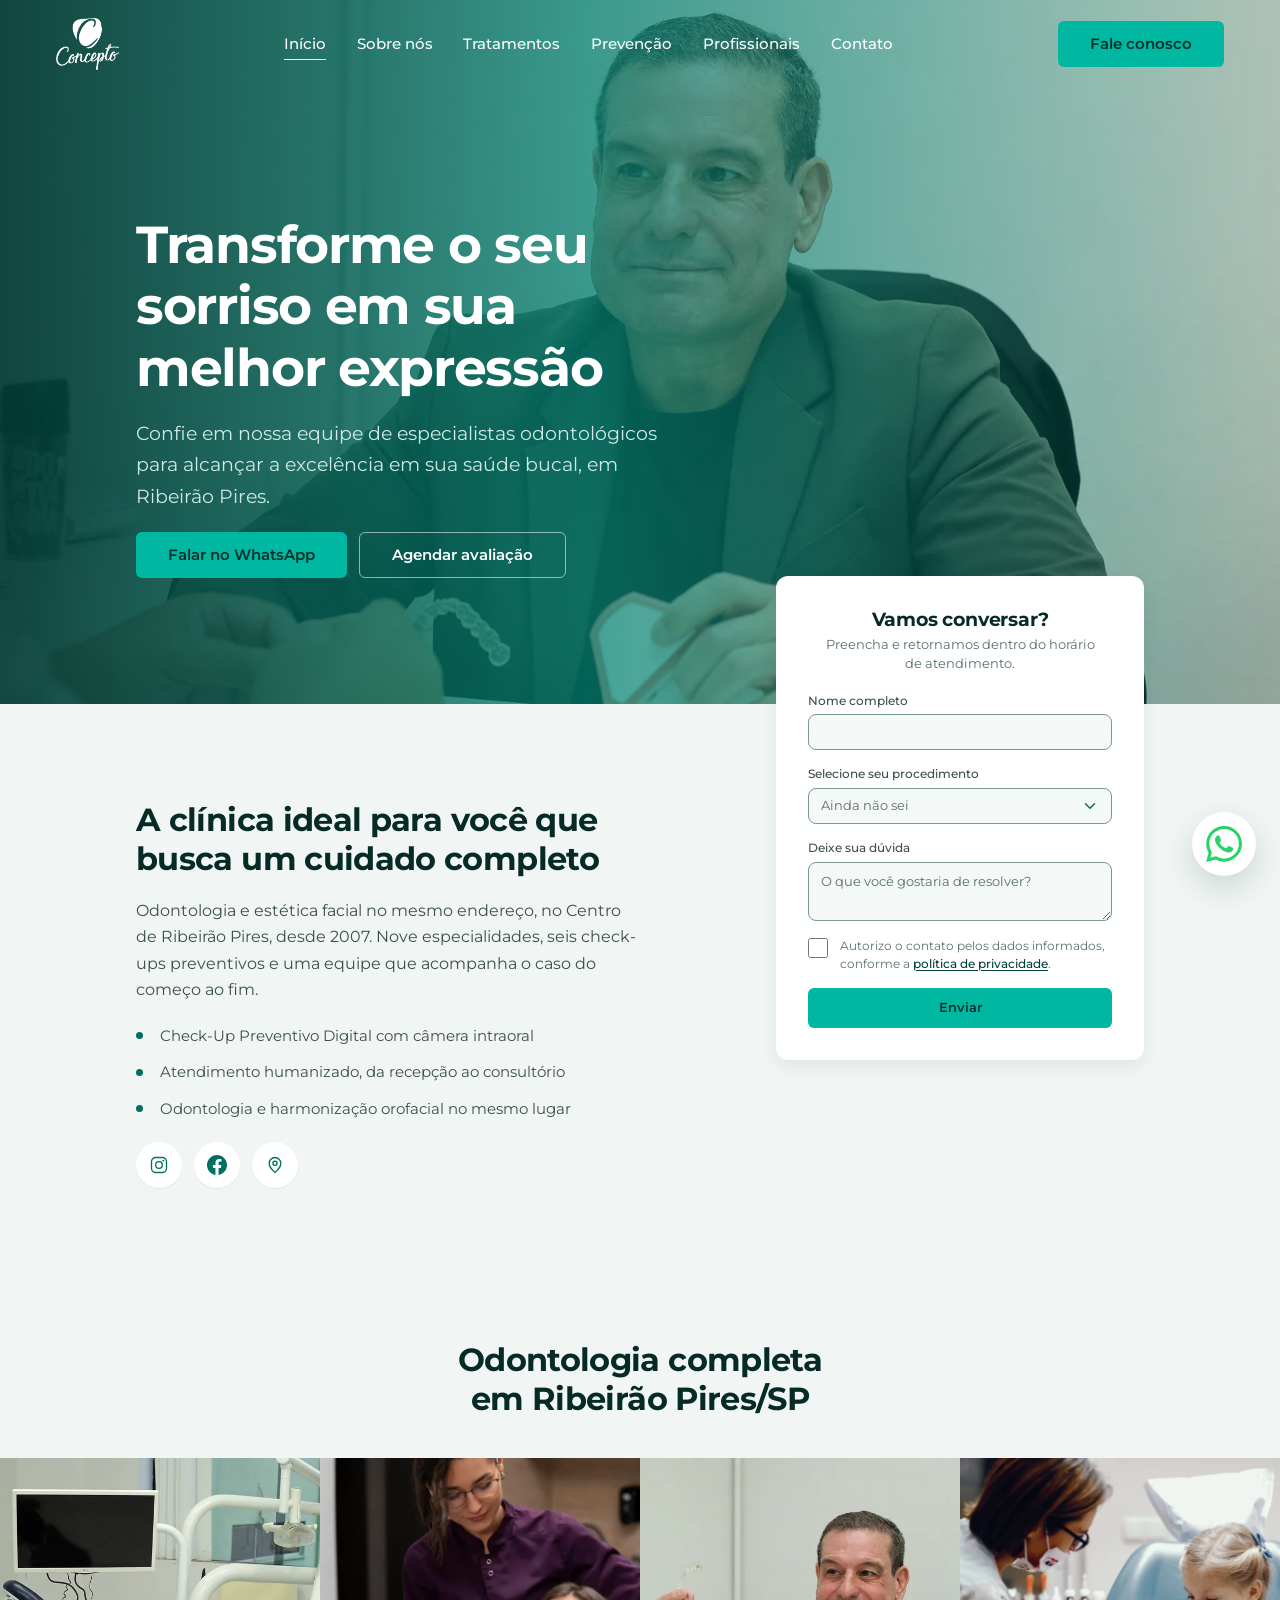
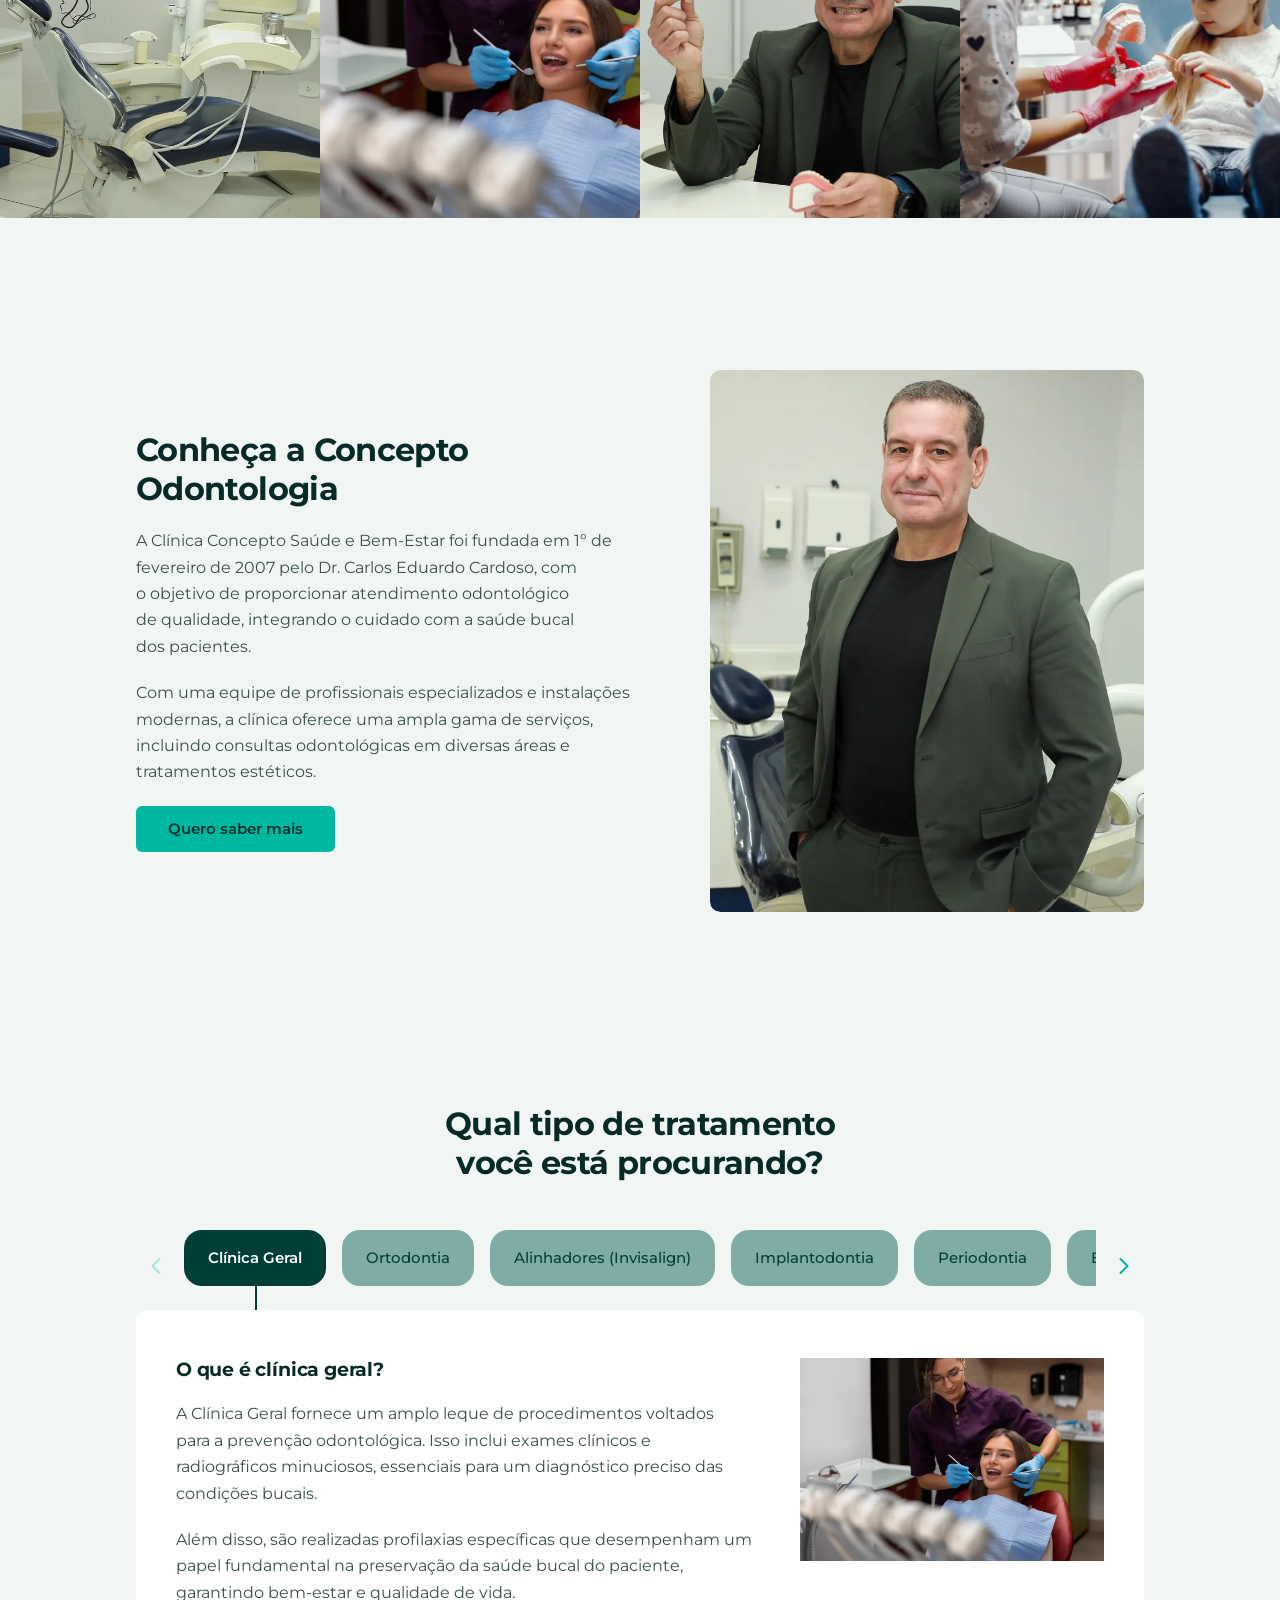
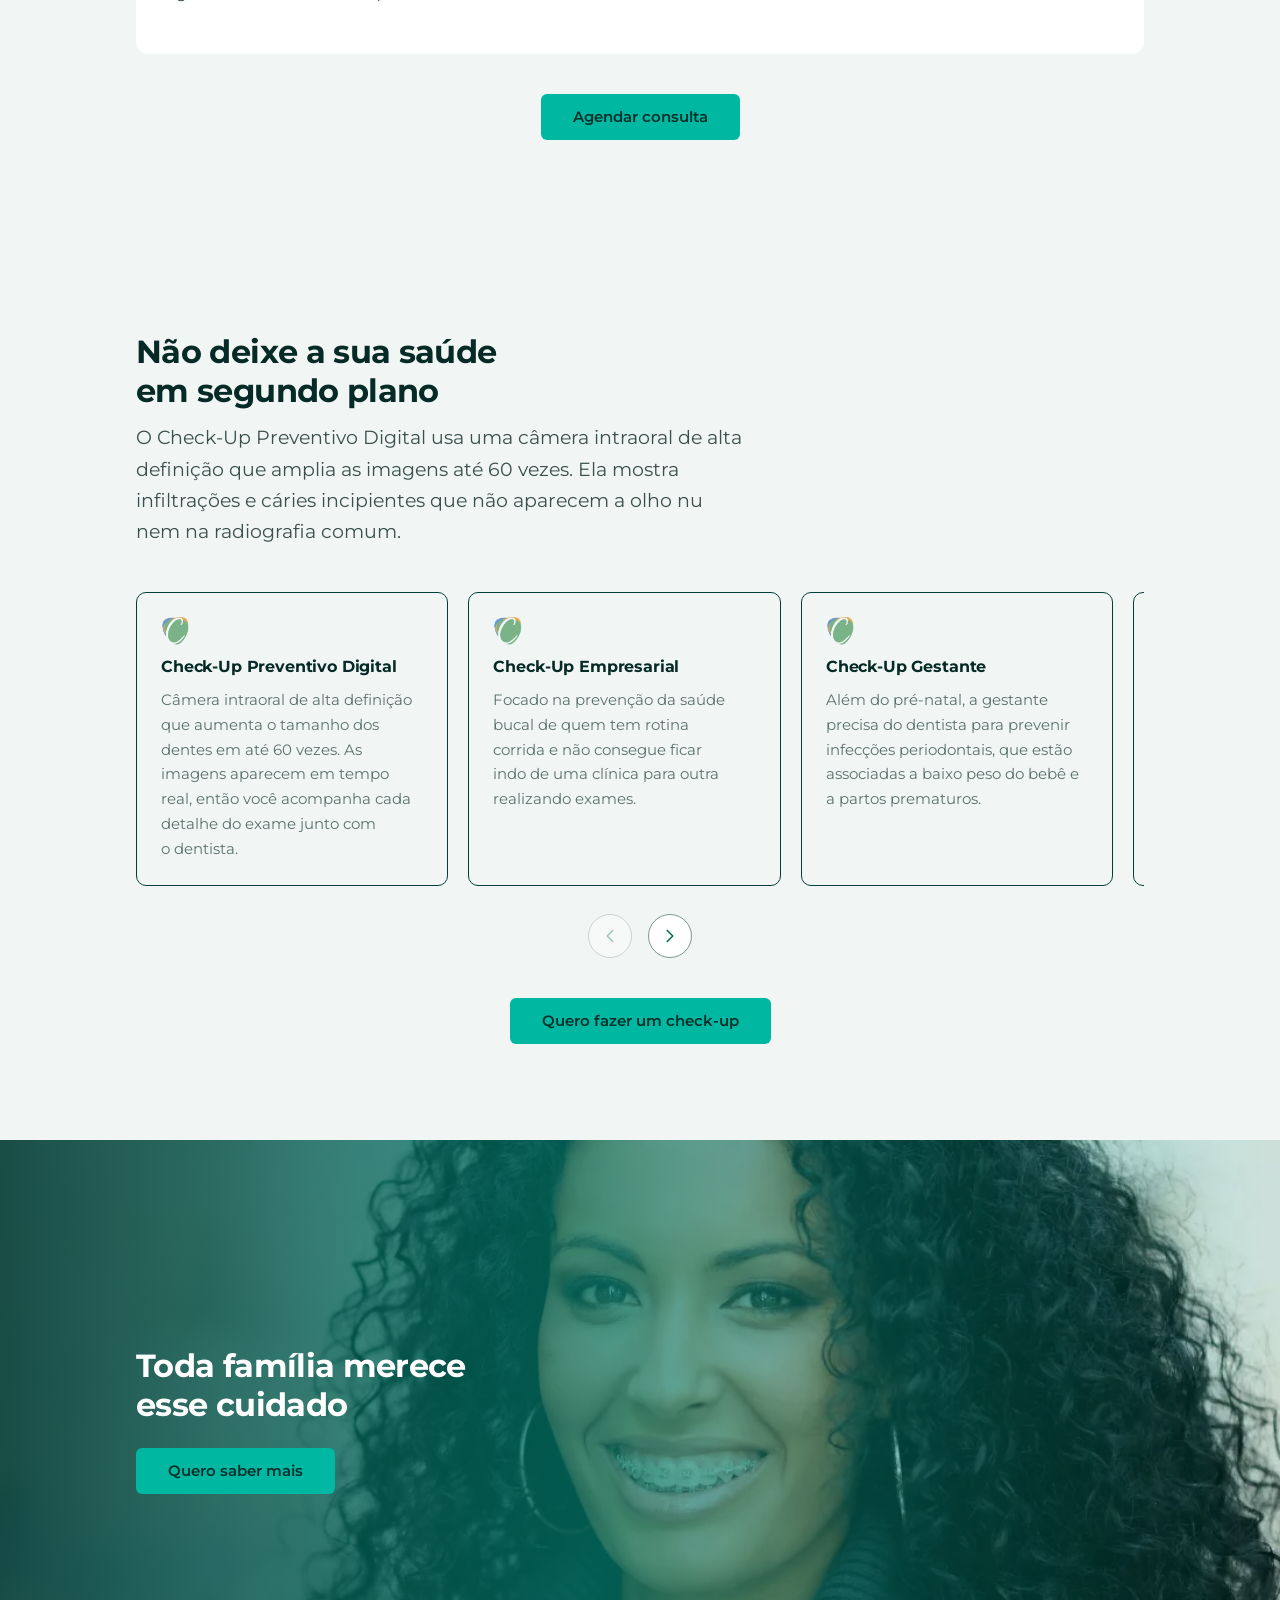
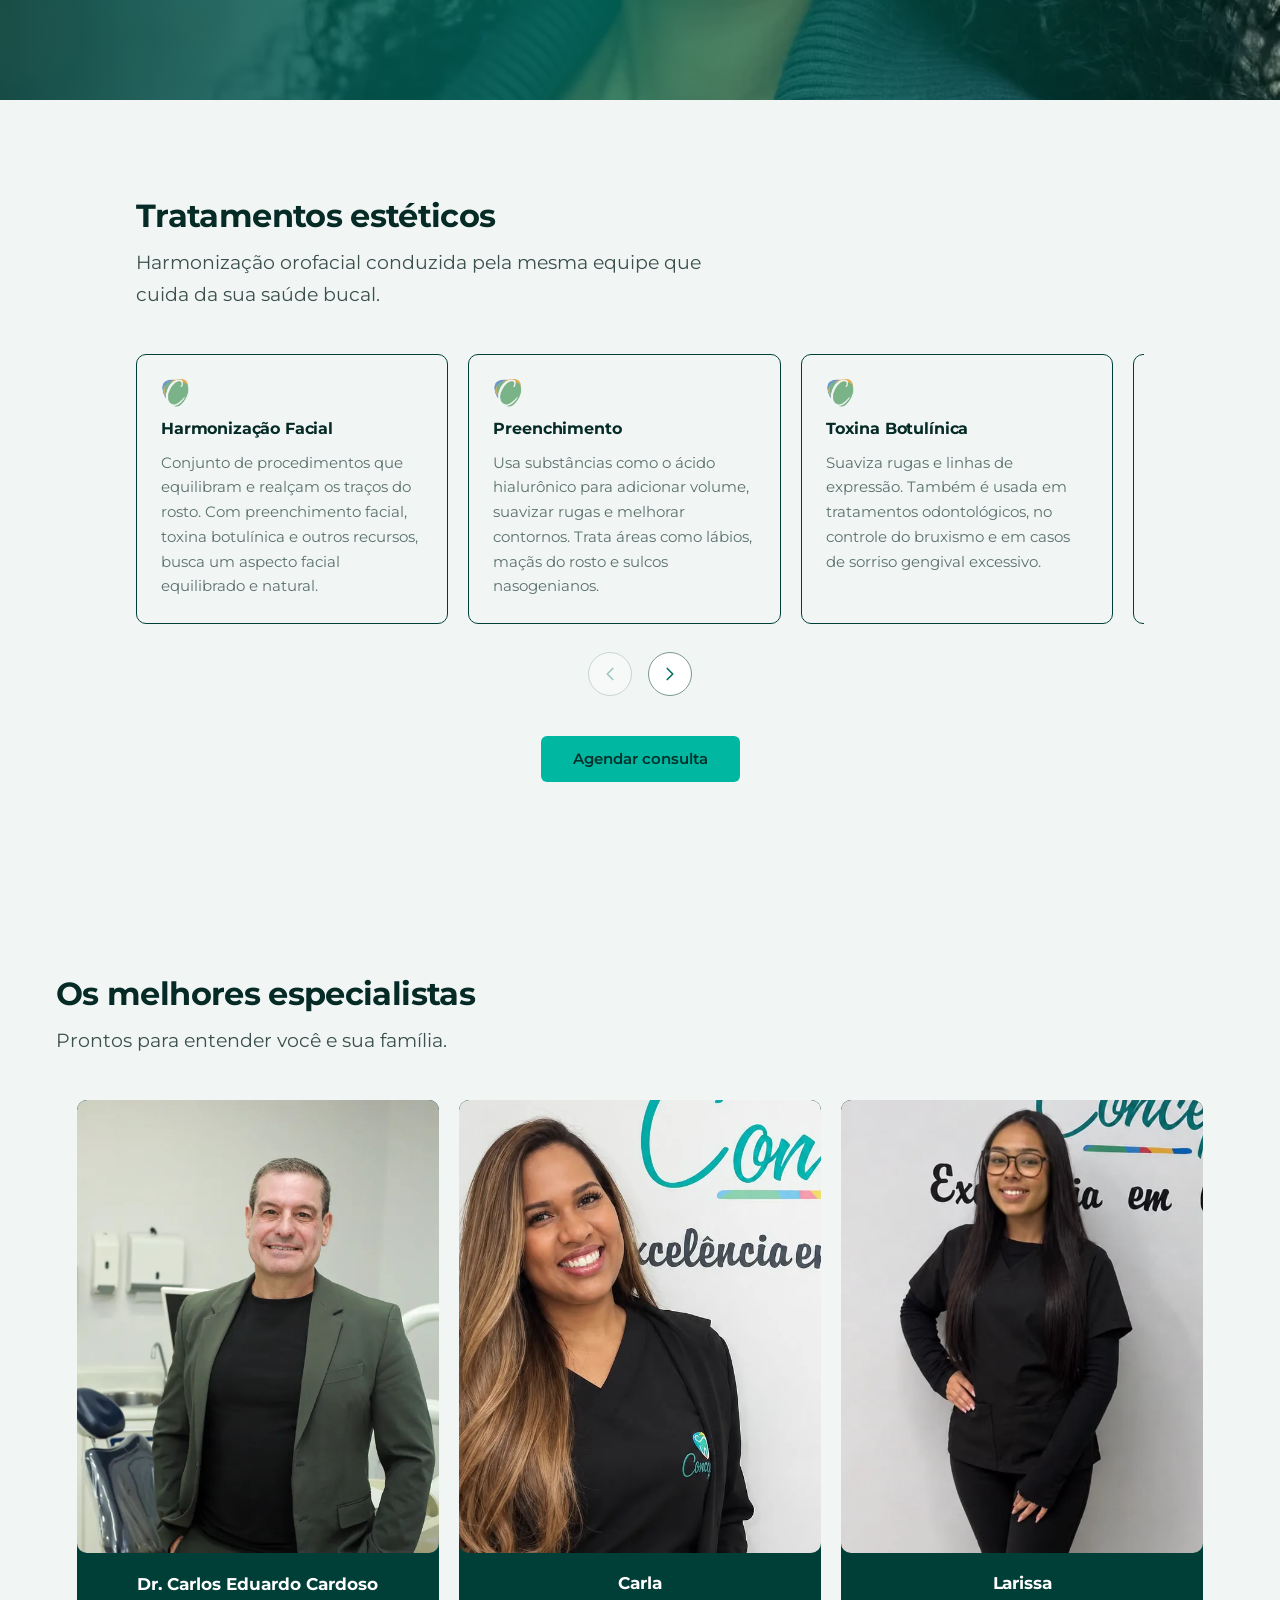
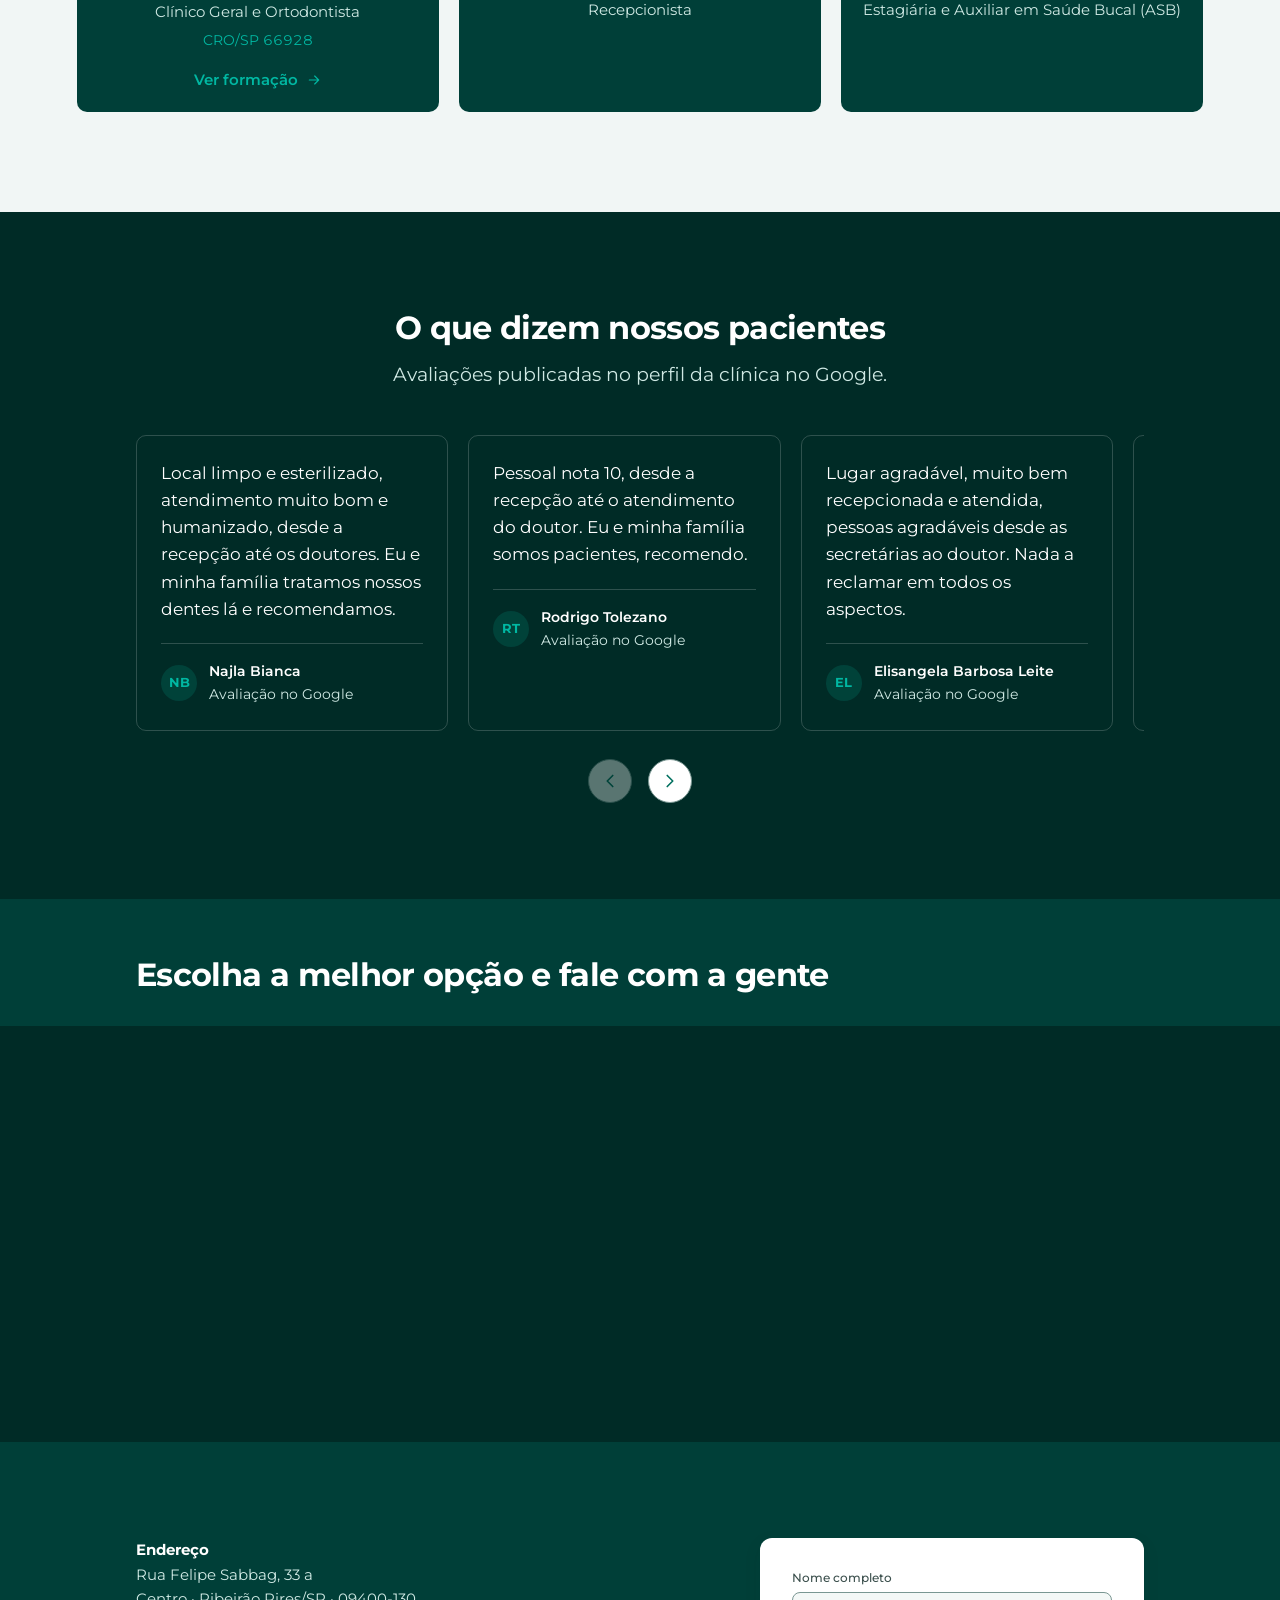
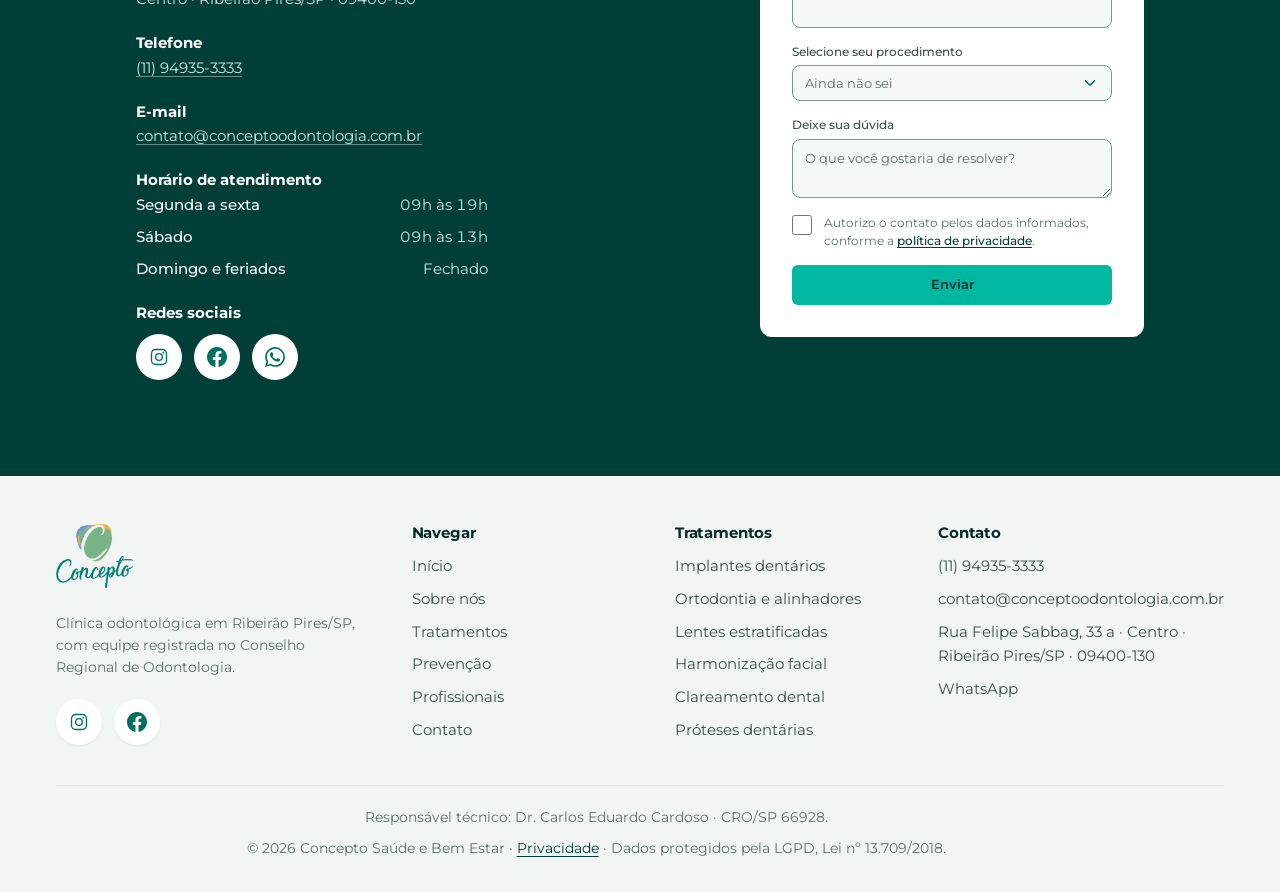
<file: index.html>
<!doctype html>
<html lang="pt-BR">
  <head>
    <meta charset="utf-8" />
    <meta name="viewport" content="width=device-width, initial-scale=1, viewport-fit=cover" />

    <title>Dentista em Ribeirão Pires | Concepto Saúde e Bem Estar</title>
    <meta name="description" content="Clínica odontológica no Centro de Ribeirão Pires desde 2007. Clínica geral, ortodontia, implantes, próteses, odontopediatria e harmonização facial. Agende pelo WhatsApp." />
    <link rel="canonical" href="https://www.conceptoodontologia.com.br/" />
    <meta name="robots" content="index, follow, max-image-preview:large, max-snippet:-1, max-video-preview:-1" />
    <meta name="theme-color" content="#003f38" />

    <meta name="geo.region" content="BR-SP" />
    <meta name="geo.placename" content="São Paulo" />
    <meta name="geo.position" content="-23.55052;-46.633308" />
    <meta name="ICBM" content="-23.55052, -46.633308" />

    <meta property="og:type" content="website" />
    <meta property="og:locale" content="pt_BR" />
    <meta property="og:site_name" content="Concepto Saúde e Bem Estar" />
    <meta property="og:title" content="Dentista em Ribeirão Pires | Concepto Saúde e Bem Estar" />
    <meta property="og:description" content="Clínica odontológica no Centro de Ribeirão Pires desde 2007. Clínica geral, ortodontia, implantes, próteses, odontopediatria e harmonização facial. Agende pelo WhatsApp." />
    <meta property="og:url" content="https://www.conceptoodontologia.com.br/" />
    <meta property="og:image" content="https://www.conceptoodontologia.com.br/assets/img/og-default.jpg" />
    <meta property="og:image:width" content="1200" />
    <meta property="og:image:height" content="630" />
    <meta name="twitter:card" content="summary_large_image" />

    <link rel="icon" href="favicon.svg" type="image/svg+xml" />
    <link rel="apple-touch-icon" href="assets/img/apple-touch-icon.png" />
    <link rel="manifest" href="site.webmanifest" />

    <link rel="preload" href="assets/fonts/montserrat-var.woff2" as="font" type="font/woff2" crossorigin />
    <link rel="preconnect" href="https://images.unsplash.com" crossorigin />

    <link rel="stylesheet" href="assets/css/tokens.css" />
    <link rel="stylesheet" href="assets/css/site.css" />

    <script src="assets/js/config.js" defer></script>
    <script src="assets/js/site.js" defer></script>
  </head>

  <body data-page="home">
    <a class="skip-link" href="#conteudo">Pular para o conteúdo</a>

    <header class="site-header site-header--overlay">
      <div class="container container--wide header-inner">
        <a class="brand-mark" href="./index.html">
          <img class="brand-mark__logo" src="./assets/img/logo.webp" width="241" height="200" alt="Concepto Saúde e Bem Estar" />
        </a>

        <nav class="nav-desktop" aria-label="Principal">
          <a href="./index.html" data-secao="topo">Início</a>
          <a href="index.html#sobre" data-secao="sobre">Sobre nós</a>
          <a href="index.html#tratamentos" data-secao="tratamentos">Tratamentos</a>
          <a href="index.html#prevencao" data-secao="prevencao">Prevenção</a>
          <a href="index.html#equipe" data-secao="equipe">Profissionais</a>
          <a href="index.html#contato" data-secao="contato">Contato</a>
        </nav>

        <a href="https://wa.me/5511965882079?text=Ol%C3%A1!%20Vim%20pelo%20site%20e%20gostaria%20de%20agendar%20uma%20avalia%C3%A7%C3%A3o." target="_blank" rel="noopener" class="btn btn--primary header-cta" data-wa="Olá! Vim pelo site e gostaria de agendar uma avaliação.">Fale conosco</a>

        <button class="nav-toggle" type="button" aria-expanded="false" aria-controls="menu">
          <svg viewBox="0 0 24 24" fill="none" stroke="currentColor" stroke-width="1.75" stroke-linecap="round" aria-hidden="true"><path d="M3 6h18M3 12h18M3 18h18" /></svg>
          <span class="visually-hidden">Abrir menu</span>
        </button>
      </div>
    </header>

    <dialog class="nav-drawer" id="menu" aria-label="Menu de navegação">
      <div class="nav-drawer__inner">
        <div class="nav-drawer__top">
          <button class="nav-drawer__close" type="button" data-close aria-label="Fechar menu">
            <svg viewBox="0 0 24 24" fill="none" stroke="currentColor" stroke-width="1.75" stroke-linecap="round" aria-hidden="true"><path d="M6 6l12 12M18 6L6 18" /></svg>
          </button>
        </div>
        <nav aria-label="Navegação do site">
          <ul>
            <li><a href="./index.html" data-secao="topo">Início</a></li>
            <li><a href="index.html#sobre" data-secao="sobre">Sobre nós</a></li>
            <li><a href="index.html#tratamentos" data-secao="tratamentos">Tratamentos</a></li>
            <li><a href="index.html#prevencao" data-secao="prevencao">Prevenção</a></li>
            <li><a href="index.html#equipe" data-secao="equipe">Profissionais</a></li>
            <li><a href="index.html#contato" data-secao="contato">Contato</a></li>
          </ul>
        </nav>
        <div class="nav-drawer__foot">
          <a href="https://wa.me/5511965882079?text=Ol%C3%A1!%20Vim%20pelo%20site%20e%20gostaria%20de%20agendar%20uma%20avalia%C3%A7%C3%A3o." target="_blank" rel="noopener" class="btn btn--primary btn--block" data-wa="Olá! Vim pelo site e gostaria de agendar uma avaliação.">Fale conosco</a>
          <a class="btn btn--ghost btn--block" data-tel href="tel:+5511949353333">
            <span data-bind="telefone">(11) 94935-3333</span>
          </a>
        </div>
      </div>
    </dialog>

    <main id="conteudo">
      <!-- ================= HERO ================= -->
      <section class="hero" id="topo">
        <div class="hero__media">
          <img
            src="./assets/img/hero.webp"
            srcset="./assets/img/hero-mob.webp 900w, ./assets/img/hero.webp 1600w"
            sizes="100vw"
            width="1600"
            height="900"
            fetchpriority="high"
            decoding="async"
            alt="Dr. Carlos Eduardo Cardoso, fundador da Concepto, sorrindo à mesa do consultório"
          />
        </div>
        <div class="hero__overlay">
          <div class="container">
            <div class="hero__text reveal">
              <h1>Transforme o seu sorriso em sua melhor expressão</h1>
              <p>
                Confie em nossa equipe de especialistas odontológicos para alcançar a
                excelência em sua saúde bucal, em
                <span data-bind="cidade">Ribeirão Pires</span>.
              </p>
              <div class="btn-row">
                <a href="https://wa.me/5511965882079?text=Ol%C3%A1!%20Vim%20pelo%20site%20e%20gostaria%20de%20agendar%20uma%20avalia%C3%A7%C3%A3o." target="_blank" rel="noopener" class="btn btn--primary" data-wa="Olá! Vim pelo site e gostaria de agendar uma avaliação.">Falar no WhatsApp</a>
                <a class="btn btn--ghost" href="#agendar">Agendar avaliação</a>
              </div>
            </div>
          </div>
        </div>
      </section>

      <!-- ================= APRESENTAÇÃO + FORMULÁRIO ================= -->
      <section class="section intro" id="agendar" aria-labelledby="apresentacao">
        <div class="container">
          <div class="intro__grid">
            <div class="intro__text">
              <h2 id="apresentacao">A clínica ideal para você que busca um cuidado completo</h2>
              <p>
                Odontologia e estética facial no mesmo endereço, no Centro de
                <span data-bind="cidade">Ribeirão Pires</span>, desde
                <span data-bind="fundacao">2007</span>. Nove especialidades, seis
                check-ups preventivos e uma equipe que acompanha o caso do começo ao fim.
              </p>
              <ul class="intro__points">
                <li>Check-Up Preventivo Digital com câmera intraoral</li>
                <li>Atendimento humanizado, da recepção ao consultório</li>
                <li>Odontologia e harmonização orofacial no mesmo lugar</li>
              </ul>
              <div class="icon-circles">
                <a data-rede="instagram" href="#" aria-label="Instagram da clínica" rel="noopener" target="_blank"><svg viewBox="0 0 24 24" fill="none" stroke="currentColor" stroke-width="1.6" aria-hidden="true"><rect x="3" y="3" width="18" height="18" rx="5"/><circle cx="12" cy="12" r="4"/><circle cx="17.2" cy="6.8" r="1.1" fill="currentColor" stroke="none"/></svg></a>
                <a data-rede="facebook" href="#" aria-label="Facebook da clínica" rel="noopener" target="_blank"><svg viewBox="0 0 24 24" fill="currentColor" aria-hidden="true"><path d="M24 12.073C24 5.405 18.627 0 12 0S0 5.405 0 12.073c0 6.019 4.388 11.01 10.125 11.927v-8.437H7.078v-3.49h3.047V9.43c0-3.007 1.792-4.669 4.533-4.669 1.313 0 2.686.235 2.686.235v2.953H15.83c-1.491 0-1.956.925-1.956 1.874v2.25h3.328l-.532 3.49h-2.796v8.437C19.612 23.083 24 18.092 24 12.073z"/></svg></a>
                <a href="https://www.google.com/maps?q=-23.7109745,-46.4134311" aria-label="Ver a localização no Google Maps" rel="noopener" target="_blank"><svg viewBox="0 0 24 24" fill="none" stroke="currentColor" stroke-width="1.6" stroke-linecap="round" stroke-linejoin="round" aria-hidden="true"><path d="M12 21s7-5.686 7-11a7 7 0 1 0-14 0c0 5.314 7 11 7 11z"/><circle cx="12" cy="10" r="2.5"/></svg></a>
              </div>
            </div>

            <div class="intro__card">
              <div class="form-card">
                <div class="form-card__title">
                  <h3>Vamos conversar?</h3>
                  <p>Preencha e retornamos dentro do horário de atendimento.</p>
                </div>
                <form class="form" data-form novalidate aria-label="Formulário de contato">
                  <div class="field">
                    <label for="h-nome">Nome completo</label>
                    <input id="h-nome" name="nome" type="text" autocomplete="name" required />
                    <p class="field__error"><svg viewBox="0 0 24 24" fill="none" stroke="currentColor" stroke-width="1.75" stroke-linecap="round" aria-hidden="true"><circle cx="12" cy="12" r="9" /><path d="M12 8v5M12 16h.01" /></svg><span></span></p>
                  </div>

                  <div class="field">
                    <label for="h-trat">Selecione seu procedimento</label>
                    <select id="h-trat" name="tratamento">
                      <option value="">Ainda não sei</option>
                      <option>Clínica Geral</option>
                      <option>Ortodontia</option>
                      <option>Alinhadores (Invisalign)</option>
                      <option>Implantodontia</option>
                      <option>Periodontia</option>
                      <option>Endodontia</option>
                      <option>Lentes Estratificadas</option>
                      <option>Odontopediatria</option>
                      <option>Próteses Dentárias</option>
                      <option>Clareamento Dental</option>
                      <option>Check-up preventivo</option>
                      <option>Harmonização facial e estética</option>
                      <option>Urgência / dor</option>
                    </select>
                  </div>

                  <div class="field">
                    <label for="h-msg">Deixe sua dúvida</label>
                    <textarea id="h-msg" name="mensagem" rows="2" placeholder="O que você gostaria de resolver?"></textarea>
                    <p class="field__error"><svg viewBox="0 0 24 24" fill="none" stroke="currentColor" stroke-width="1.75" stroke-linecap="round" aria-hidden="true"><circle cx="12" cy="12" r="9" /><path d="M12 8v5M12 16h.01" /></svg><span></span></p>
                  </div>

                  <div class="field field--trap" aria-hidden="true">
                    <label for="h-empresa">Empresa</label>
                    <input id="h-empresa" name="empresa" type="text" tabindex="-1" autocomplete="off" />
                  </div>

                  <div class="form__consent">
                    <input id="h-ok" name="consentimento" type="checkbox" required />
                    <label for="h-ok">
                      Autorizo o contato pelos dados informados, conforme a
                      <a href="politica-de-privacidade.html">política de privacidade</a>.
                    </label>
                  </div>
                  <p class="field__error" style="margin-top: calc(var(--sp-2) * -1)"><svg viewBox="0 0 24 24" fill="none" stroke="currentColor" stroke-width="1.75" stroke-linecap="round" aria-hidden="true"><circle cx="12" cy="12" r="9" /><path d="M12 8v5M12 16h.01" /></svg><span></span></p>

                  <button class="btn btn--primary btn--block" type="submit">Enviar</button>

                  <p class="form__status" role="status" aria-live="polite"></p>
                </form>
              </div>
            </div>
          </div>
        </div>
      </section>

      <!-- ================= CREDIBILIDADE ================= -->
      <section class="section--sm" aria-labelledby="referencia">
        <div class="container">
          <div class="section-head section-head--center">
            <h2 id="referencia">
              Odontologia completa em <span data-bind="cidadeUf">Ribeirão Pires/SP</span>
            </h2>
          </div>
        </div>
        <div class="carrossel" data-carrossel>
          <ul class="strip carrossel__trilho">
          <li class="strip__item">
            <img src="./assets/img/estrutura-consultorio.webp" width="600" height="750" loading="lazy" decoding="async" alt="Cadeira odontológica azul-marinho com refletor e monitor de apoio em um dos consultórios" />
            <div class="strip__body">
              <h3>Estrutura própria</h3>
              <p>Consultórios equipados no Centro de Ribeirão Pires, com o atendimento inteiro no mesmo endereço desde 2007.</p>
            </div>
          </li>
          <li class="strip__item">
            <img src="./assets/img/trat/clinica-geral.webp" width="600" height="750" loading="lazy" decoding="async" alt="Dentista de luvas azuis atendendo uma paciente na cadeira odontológica" />
            <div class="strip__body">
              <h3>Check-up preventivo digital</h3>
              <p>Câmera intraoral de alta definição que amplia a imagem até 60 vezes e mostra em tempo real o que o dentista está vendo.</p>
            </div>
          </li>
          <li class="strip__item">
            <img src="./assets/img/carlos-atendimento.webp" width="600" height="750" loading="lazy" decoding="async" alt="Dr. Carlos Eduardo Cardoso explicando um tratamento com um modelo de arcada dentária na mão" />
            <div class="strip__body">
              <h3>Odontologia e estética</h3>
              <p>Tratamento odontológico e harmonização orofacial conduzidos pela mesma equipe, no mesmo lugar.</p>
            </div>
          </li>
          <li class="strip__item">
            <img src="./assets/img/trat/odontopediatria.webp" width="600" height="750" loading="lazy" decoding="async" alt="Criança sentada na cadeira odontológica durante atendimento" />
            <div class="strip__body">
              <h3>Para a família toda</h3>
              <p>Do check-up infantil ao da melhor idade, com atendimento humanizado em todas as etapas do tratamento.</p>
            </div>
          </li>
          </ul>
          <div class="carrossel__setas">
            <button class="carrossel__seta" type="button" data-carrossel-prev aria-label="Ver itens anteriores">
              <svg viewBox="0 0 24 24" fill="none" stroke="currentColor" stroke-width="1.8" stroke-linecap="round" stroke-linejoin="round" aria-hidden="true"><path d="M15 6l-6 6 6 6" /></svg>
            </button>
            <button class="carrossel__seta" type="button" data-carrossel-next aria-label="Ver mais itens">
              <svg viewBox="0 0 24 24" fill="none" stroke="currentColor" stroke-width="1.8" stroke-linecap="round" stroke-linejoin="round" aria-hidden="true"><path d="M9 6l6 6-6 6" /></svg>
            </button>
          </div>
        </div>
      </section>

      <!-- ================= SOBRE ================= -->
      <section class="section" id="sobre" aria-labelledby="sobre-resumo">
        <div class="container">
          <div class="split">
            <div class="split__text">
              <h2 id="sobre-resumo">Conheça a Concepto Odontologia</h2>
              <p>
                A Clínica Concepto Saúde e Bem-Estar foi fundada em 1º de fevereiro de
                <span data-bind="fundacao">2007</span> pelo Dr. Carlos Eduardo Cardoso,
                com o objetivo de proporcionar atendimento odontológico de qualidade,
                integrando o cuidado com a saúde bucal dos pacientes.
              </p>
              <p>
                Com uma equipe de profissionais especializados e instalações modernas, a
                clínica oferece uma ampla gama de serviços, incluindo consultas
                odontológicas em diversas áreas e tratamentos estéticos.
              </p>
              <a class="btn btn--primary" href="sobre.html">Quero saber mais</a>
            </div>
            <div class="split__media">
              <img
                src="./assets/img/clinica-carlos.webp"
                width="700"
                height="875"
                loading="lazy"
                decoding="async"
                alt="Dr. Carlos Eduardo Cardoso, fundador da clínica, de pé em um dos consultórios"
              />
            </div>
          </div>
        </div>
      </section>

      <!-- ================= TRATAMENTOS ================= -->
      <section class="section" aria-labelledby="tratamentos">
        <div class="container">
          <div class="section-head section-head--center">
            <h2 id="tratamentos">Qual tipo de tratamento você está procurando?</h2>
          </div>

          <div data-tabs>
            <div class="tabs__bar">
              <button class="tabs__seta" type="button" data-tabs-prev aria-label="Ver tratamentos anteriores">
                <svg viewBox="0 0 24 24" fill="none" stroke="currentColor" stroke-width="1.8" stroke-linecap="round" stroke-linejoin="round" aria-hidden="true"><path d="M15 6l-6 6 6 6" /></svg>
              </button>

              <ul class="tabs__list" role="tablist" aria-label="Tratamentos">
                <li role="presentation">
                  <button class="tabs__btn" type="button" role="tab" id="aba-clinica-geral" aria-controls="painel-clinica-geral" aria-selected="true">Clínica Geral</button>
                </li>
                <li role="presentation">
                  <button class="tabs__btn" type="button" role="tab" id="aba-ortodontia" aria-controls="painel-ortodontia" aria-selected="false">Ortodontia</button>
                </li>
                <li role="presentation">
                  <button class="tabs__btn" type="button" role="tab" id="aba-alinhadores" aria-controls="painel-alinhadores" aria-selected="false">Alinhadores (Invisalign)</button>
                </li>
                <li role="presentation">
                  <button class="tabs__btn" type="button" role="tab" id="aba-implantodontia" aria-controls="painel-implantodontia" aria-selected="false">Implantodontia</button>
                </li>
                <li role="presentation">
                  <button class="tabs__btn" type="button" role="tab" id="aba-periodontia" aria-controls="painel-periodontia" aria-selected="false">Periodontia</button>
                </li>
                <li role="presentation">
                  <button class="tabs__btn" type="button" role="tab" id="aba-endodontia" aria-controls="painel-endodontia" aria-selected="false">Endodontia</button>
                </li>
                <li role="presentation">
                  <button class="tabs__btn" type="button" role="tab" id="aba-lentes-estratificadas" aria-controls="painel-lentes-estratificadas" aria-selected="false">Lentes Estratificadas</button>
                </li>
                <li role="presentation">
                  <button class="tabs__btn" type="button" role="tab" id="aba-odontopediatria" aria-controls="painel-odontopediatria" aria-selected="false">Odontopediatria</button>
                </li>
                <li role="presentation">
                  <button class="tabs__btn" type="button" role="tab" id="aba-proteses" aria-controls="painel-proteses" aria-selected="false">Próteses Dentárias</button>
                </li>
                <li role="presentation">
                  <button class="tabs__btn" type="button" role="tab" id="aba-clareamento" aria-controls="painel-clareamento" aria-selected="false">Clareamento Dental</button>
                </li>
              </ul>

              <button class="tabs__seta" type="button" data-tabs-next aria-label="Ver mais tratamentos">
                <svg viewBox="0 0 24 24" fill="none" stroke="currentColor" stroke-width="1.8" stroke-linecap="round" stroke-linejoin="round" aria-hidden="true"><path d="M9 6l6 6-6 6" /></svg>
              </button>
            </div>

            <div class="tabs__panel" role="tabpanel" id="painel-clinica-geral" aria-labelledby="aba-clinica-geral" data-servico="Clínica Geral">
              <div class="tabs__inner">
                <div class="prose">
                  <h3>O que é clínica geral?</h3>
                  <p>A Clínica Geral fornece um amplo leque de procedimentos voltados para a prevenção odontológica. Isso inclui exames clínicos e radiográficos minuciosos, essenciais para um diagnóstico preciso das condições bucais.</p>
                  <p>Além disso, são realizadas profilaxias específicas que desempenham um papel fundamental na preservação da saúde bucal do paciente, garantindo bem-estar e qualidade de vida.</p>
                </div>
                <div class="tabs__foto">
                  <img src="./assets/img/trat/clinica-geral.webp" width="560" height="420" loading="lazy" decoding="async" alt="Dentista de luvas azuis atendendo uma paciente na cadeira odontológica" />
                </div>
              </div>
            </div>
            <div class="tabs__panel" role="tabpanel" id="painel-ortodontia" aria-labelledby="aba-ortodontia" data-servico="Ortodontia" hidden>
              <div class="tabs__inner">
                <div class="prose">
                  <h3>O que é ortodontia?</h3>
                  <p>A ortodontia é a especialidade que se dedica ao estudo e ao tratamento das irregularidades dentárias e das disfunções relacionadas à mordida.</p>
                  <p>Por meio de aparelhos fixos ou removíveis, busca alinhar os dentes e corrigir problemas de má oclusão, proporcionando um sorriso mais estético e funcional.</p>
                </div>
                <div class="tabs__foto">
                  <img src="./assets/img/trat/ortodontia.webp" width="560" height="420" loading="lazy" decoding="async" alt="Close de um sorriso com aparelho ortodôntico fixo instalado" />
                </div>
              </div>
            </div>
            <div class="tabs__panel" role="tabpanel" id="painel-alinhadores" aria-labelledby="aba-alinhadores" data-servico="Alinhadores (Invisalign)" hidden>
              <div class="tabs__inner">
                <div class="prose">
                  <h3>O que são alinhadores (Invisalign)?</h3>
                  <p>Os alinhadores são placas transparentes e removíveis, feitas sob medida a partir do modelo dos seus dentes. Trocadas em sequência, movem os dentes aos poucos até a posição planejada.</p>
                  <p>Por serem discretos e removíveis na hora de comer e escovar, são uma alternativa ao aparelho fixo. O plano de trocas e o tempo de uso por dia são definidos pelo dentista.</p>
                </div>
                <div class="tabs__foto">
                  <!-- Foto de banco: Unsplash, Harold Hisona (@harold_angus), licença Unsplash. -->
                  <img src="./assets/img/trat/alinhadores.webp" width="560" height="420" loading="lazy" decoding="async" alt="Paciente encaixando um alinhador transparente sobre os dentes" />
                </div>
              </div>
            </div>
            <div class="tabs__panel" role="tabpanel" id="painel-implantodontia" aria-labelledby="aba-implantodontia" data-servico="Implantodontia" hidden>
              <div class="tabs__inner">
                <div class="prose">
                  <h3>O que é implantodontia?</h3>
                  <p>A implantodontia visa substituir dentes ausentes por implantes dentários de titânio. Esses implantes funcionam como raízes artificiais, permitindo a colocação de próteses fixas.</p>
                  <p>Com tecnologia avançada, proporciona resultados estéticos e funcionais, melhorando a qualidade de vida dos pacientes.</p>
                </div>
                <div class="tabs__foto">
                  <img src="./assets/img/trat/implantodontia.webp" width="560" height="420" loading="lazy" decoding="async" alt="Modelo de arcada dentária mostrando um implante de titânio instalado" />
                </div>
              </div>
            </div>
            <div class="tabs__panel" role="tabpanel" id="painel-periodontia" aria-labelledby="aba-periodontia" data-servico="Periodontia" hidden>
              <div class="tabs__inner">
                <div class="prose">
                  <h3>O que é periodontia?</h3>
                  <p>A periodontia se dedica ao diagnóstico e ao tratamento das doenças que afetam os tecidos de suporte dos dentes, como a gengiva e o osso alveolar.</p>
                  <p>Com técnicas avançadas, busca prevenir e tratar a gengivite e a periodontite, visando a saúde bucal e a preservação dos dentes.</p>
                </div>
                <div class="tabs__foto">
                  <img src="./assets/img/trat/periodontia.webp" width="560" height="420" loading="lazy" decoding="async" alt="Profissional examinando a gengiva de um paciente com sonda periodontal" />
                </div>
              </div>
            </div>
            <div class="tabs__panel" role="tabpanel" id="painel-endodontia" aria-labelledby="aba-endodontia" data-servico="Endodontia" hidden>
              <div class="tabs__inner">
                <div class="prose">
                  <h3>O que é endodontia?</h3>
                  <p>A endodontia é voltada para o tratamento do canal radicular, localizado no interior do dente. O endodontista realiza a remoção da polpa dental infectada ou inflamada, promovendo a desinfecção e o preenchimento adequado do canal.</p>
                  <p>O procedimento visa salvar o dente e aliviar a dor, restaurando a saúde bucal do paciente.</p>
                </div>
                <div class="tabs__foto">
                  <img src="./assets/img/trat/endodontia.webp" width="560" height="420" loading="lazy" decoding="async" alt="Instrumentos endodônticos organizados sobre a bandeja clínica" />
                </div>
              </div>
            </div>
            <div class="tabs__panel" role="tabpanel" id="painel-lentes-estratificadas" aria-labelledby="aba-lentes-estratificadas" data-servico="Lentes Estratificadas" hidden>
              <div class="tabs__inner">
                <div class="prose">
                  <h3>O que são lentes estratificadas?</h3>
                  <p>As lentes estratificadas são feitas em resina composta aplicada sobre o próprio dente, camada por camada, e esculpida e polida na consulta.</p>
                  <p>Cada camada ajusta cor e translucidez, então o resultado acompanha o tom dos dentes vizinhos. Corrigem manchas, formato, pequenos espaços e desalinhamentos, com pouco desgaste do dente.</p>
                </div>
                <div class="tabs__foto">
                  <img src="./assets/img/trat/lentes.webp" width="560" height="420" loading="lazy" decoding="async" alt="Dentista comparando a escala de cores com os dentes da paciente" />
                </div>
              </div>
            </div>
            <div class="tabs__panel" role="tabpanel" id="painel-odontopediatria" aria-labelledby="aba-odontopediatria" data-servico="Odontopediatria" hidden>
              <div class="tabs__inner">
                <div class="prose">
                  <h3>O que é odontopediatria?</h3>
                  <p>A odontopediatria se dedica ao cuidado da saúde bucal das crianças. Com profissionais especializados e técnicas adequadas, proporciona um ambiente acolhedor para os pequenos pacientes.</p>
                  <p>Além de prevenir e tratar problemas dentários, ensina a importância dos cuidados orais desde cedo, garantindo sorrisos saudáveis.</p>
                </div>
                <div class="tabs__foto">
                  <img src="./assets/img/trat/odontopediatria.webp" width="560" height="420" loading="lazy" decoding="async" alt="Criança sentada na cadeira odontológica durante atendimento" />
                </div>
              </div>
            </div>
            <div class="tabs__panel" role="tabpanel" id="painel-proteses" aria-labelledby="aba-proteses" data-servico="Próteses Dentárias" hidden>
              <div class="tabs__inner">
                <div class="prose">
                  <h3>O que é próteses dentárias?</h3>
                  <p>As próteses dentárias são dispositivos customizados que substituem dentes ausentes, restaurando a função e a estética bucal. Podem ser parciais, completas ou fixas, confeccionadas com materiais duráveis e seguros.</p>
                  <p>Além de melhorar a mastigação e a fala, promovem a autoconfiança e a qualidade de vida dos pacientes.</p>
                </div>
                <div class="tabs__foto">
                  <img src="./assets/img/trat/proteses.webp" width="560" height="420" loading="lazy" decoding="async" alt="Prótese dentária apoiada sobre modelo de gesso na bancada do laboratório" />
                </div>
              </div>
            </div>
            <div class="tabs__panel" role="tabpanel" id="painel-clareamento" aria-labelledby="aba-clareamento" data-servico="Clareamento Dental" hidden>
              <div class="tabs__inner">
                <div class="prose">
                  <h3>O que é clareamento dental?</h3>
                  <p>O clareamento dental é um procedimento estético que clareia a tonalidade dos dentes, removendo manchas e proporcionando um sorriso mais branco.</p>
                  <p>Realizado com géis clareadores, pode ser feito em consultório ou em casa, sempre sob orientação profissional.</p>
                </div>
                <div class="tabs__foto">
                  <img src="./assets/img/trat/clareamento.webp" width="560" height="420" loading="lazy" decoding="async" alt="Aplicação de gel clareador nos dentes com afastador labial" />
                </div>
              </div>
            </div>
          </div>


          <div class="btn-row btn-row--center" style="margin-top: var(--sp-10)">
            <a href="https://wa.me/5511965882079?text=Ol%C3%A1!%20Vim%20pelo%20site%20e%20gostaria%20de%20agendar%20uma%20avalia%C3%A7%C3%A3o." target="_blank" rel="noopener" class="btn btn--primary" data-wa="Olá! Vim pelo site e gostaria de agendar uma avaliação.">Agendar consulta</a>
          </div>
        </div>
      </section>

      <!-- ================= PREVENÇÃO ================= -->
      <section class="section" id="prevencao" aria-labelledby="prevencao-titulo">
        <div class="container">
          <div class="section-head">
            <h2 id="prevencao-titulo">Não deixe a sua saúde em segundo plano</h2>
            <p class="lead">
              O Check-Up Preventivo Digital usa uma câmera intraoral de alta definição
              que amplia as imagens até 60 vezes. Ela mostra infiltrações e cáries
              incipientes que não aparecem a olho nu nem na radiografia comum.
            </p>
          </div>
          <div class="carrossel" data-carrossel>
            <ul class="cards carrossel__trilho">
            <li>
              <a href="https://wa.me/5511965882079?text=Ol%C3%A1!%20Gostaria%20de%20saber%20mais%20sobre%20o%20Check-Up%20Preventivo%20Digital." target="_blank" rel="noopener" class="card" data-wa="Olá! Gostaria de saber mais sobre o Check-Up Preventivo Digital.">
                <img class="card__glyph" src="./assets/img/logo-simbolo.webp" width="101" height="96" alt="" />
                <h3>Check-Up Preventivo Digital</h3>
                <p>Câmera intraoral de alta definição que aumenta o tamanho dos dentes em até 60 vezes. As imagens aparecem em tempo real, então você acompanha cada detalhe do exame junto com o dentista.</p>
              </a>
            </li>
            <li>
              <a href="https://wa.me/5511965882079?text=Ol%C3%A1!%20Gostaria%20de%20saber%20mais%20sobre%20o%20Check-Up%20Empresarial." target="_blank" rel="noopener" class="card" data-wa="Olá! Gostaria de saber mais sobre o Check-Up Empresarial.">
                <img class="card__glyph" src="./assets/img/logo-simbolo.webp" width="101" height="96" alt="" />
                <h3>Check-Up Empresarial</h3>
                <p>Focado na prevenção da saúde bucal de quem tem rotina corrida e não consegue ficar indo de uma clínica para outra realizando exames.</p>
              </a>
            </li>
            <li>
              <a href="https://wa.me/5511965882079?text=Ol%C3%A1!%20Gostaria%20de%20saber%20mais%20sobre%20o%20Check-Up%20Gestante." target="_blank" rel="noopener" class="card" data-wa="Olá! Gostaria de saber mais sobre o Check-Up Gestante.">
                <img class="card__glyph" src="./assets/img/logo-simbolo.webp" width="101" height="96" alt="" />
                <h3>Check-Up Gestante</h3>
                <p>Além do pré-natal, a gestante precisa do dentista para prevenir infecções periodontais, que estão associadas a baixo peso do bebê e a partos prematuros.</p>
              </a>
            </li>
            <li>
              <a href="https://wa.me/5511965882079?text=Ol%C3%A1!%20Gostaria%20de%20saber%20mais%20sobre%20o%20Check-Up%20Kids." target="_blank" rel="noopener" class="card" data-wa="Olá! Gostaria de saber mais sobre o Check-Up Kids.">
                <img class="card__glyph" src="./assets/img/logo-simbolo.webp" width="101" height="96" alt="" />
                <h3>Check-Up Kids</h3>
                <p>Avaliação rápida para identificar problemas na saúde bucal das crianças e acompanhá-las, prevenindo o desenvolvimento de doenças.</p>
              </a>
            </li>
            <li>
              <a href="https://wa.me/5511965882079?text=Ol%C3%A1!%20Gostaria%20de%20saber%20mais%20sobre%20o%20Check-Up%20Melhor%20Idade." target="_blank" rel="noopener" class="card" data-wa="Olá! Gostaria de saber mais sobre o Check-Up Melhor Idade.">
                <img class="card__glyph" src="./assets/img/logo-simbolo.webp" width="101" height="96" alt="" />
                <h3>Check-Up Melhor Idade</h3>
                <p>Acima dos 60 anos o acompanhamento evita problemas bucais que podem se ligar a complicações como diabetes e doenças cardíacas.</p>
              </a>
            </li>
            <li>
              <a href="https://wa.me/5511965882079?text=Ol%C3%A1!%20Gostaria%20de%20saber%20mais%20sobre%20o%20Check-Up%20Atleta." target="_blank" rel="noopener" class="card" data-wa="Olá! Gostaria de saber mais sobre o Check-Up Atleta.">
                <img class="card__glyph" src="./assets/img/logo-simbolo.webp" width="101" height="96" alt="" />
                <h3>Check-Up Atleta</h3>
                <p>Além da condição física, a saúde bucal precisa ser verificada: respiração bucal e gengivite afetam o rendimento esportivo.</p>
              </a>
            </li>
            </ul>
            <div class="carrossel__setas">
              <button class="carrossel__seta" type="button" data-carrossel-prev aria-label="Ver check-ups anteriores">
                <svg viewBox="0 0 24 24" fill="none" stroke="currentColor" stroke-width="1.8" stroke-linecap="round" stroke-linejoin="round" aria-hidden="true"><path d="M15 6l-6 6 6 6" /></svg>
              </button>
              <button class="carrossel__seta" type="button" data-carrossel-next aria-label="Ver mais check-ups">
                <svg viewBox="0 0 24 24" fill="none" stroke="currentColor" stroke-width="1.8" stroke-linecap="round" stroke-linejoin="round" aria-hidden="true"><path d="M9 6l6 6-6 6" /></svg>
              </button>
            </div>
          </div>
          <div class="btn-row btn-row--center" style="margin-top: var(--sp-10)">
            <a href="https://wa.me/5511965882079?text=Ol%C3%A1!%20Gostaria%20de%20agendar%20um%20check-up%20preventivo." target="_blank" rel="noopener" class="btn btn--primary" data-wa="Olá! Gostaria de agendar um check-up preventivo.">Quero fazer um check-up</a>
          </div>
        </div>
      </section>

      <!-- ================= BANNER ================= -->
      <section class="banner" aria-labelledby="banner-titulo">
        <img
          src="./assets/img/trat/ortodontia.webp"
          width="1100"
          height="731"
          loading="lazy"
          decoding="async"
          alt="Close de um sorriso com aparelho ortodôntico fixo instalado"
        />
        <div class="banner__overlay">
          <div class="container">
            <div class="banner__text">
              <h2 id="banner-titulo">Toda família merece esse cuidado</h2>
              <a class="btn btn--primary" href="sobre.html">Quero saber mais</a>
            </div>
          </div>
        </div>
      </section>

      <!-- ================= ESTÉTICA ================= -->
      <section class="section" id="estetica" aria-labelledby="estetica-titulo">
        <div class="container">
          <div class="section-head">
            <h2 id="estetica-titulo">Tratamentos estéticos</h2>
            <p class="lead">Harmonização orofacial conduzida pela mesma equipe que cuida da sua saúde bucal.</p>
          </div>
          <div class="carrossel" data-carrossel>
            <ul class="cards carrossel__trilho">
            <li>
              <a href="https://wa.me/5511965882079?text=Ol%C3%A1!%20Gostaria%20de%20saber%20mais%20sobre%20Harmoniza%C3%A7%C3%A3o%20Facial." target="_blank" rel="noopener" class="card" data-wa="Olá! Gostaria de saber mais sobre Harmonização Facial.">
                <img class="card__glyph" src="./assets/img/logo-simbolo.webp" width="101" height="96" alt="" />
                <h3>Harmonização Facial</h3>
                <p>Conjunto de procedimentos que equilibram e realçam os traços do rosto. Com preenchimento facial, toxina botulínica e outros recursos, busca um aspecto facial equilibrado e natural.</p>
              </a>
            </li>
            <li>
              <a href="https://wa.me/5511965882079?text=Ol%C3%A1!%20Gostaria%20de%20saber%20mais%20sobre%20Preenchimento." target="_blank" rel="noopener" class="card" data-wa="Olá! Gostaria de saber mais sobre Preenchimento.">
                <img class="card__glyph" src="./assets/img/logo-simbolo.webp" width="101" height="96" alt="" />
                <h3>Preenchimento</h3>
                <p>Usa substâncias como o ácido hialurônico para adicionar volume, suavizar rugas e melhorar contornos. Trata áreas como lábios, maçãs do rosto e sulcos nasogenianos.</p>
              </a>
            </li>
            <li>
              <a href="https://wa.me/5511965882079?text=Ol%C3%A1!%20Gostaria%20de%20saber%20mais%20sobre%20Toxina%20Botul%C3%ADnica." target="_blank" rel="noopener" class="card" data-wa="Olá! Gostaria de saber mais sobre Toxina Botulínica.">
                <img class="card__glyph" src="./assets/img/logo-simbolo.webp" width="101" height="96" alt="" />
                <h3>Toxina Botulínica</h3>
                <p>Suaviza rugas e linhas de expressão. Também é usada em tratamentos odontológicos, no controle do bruxismo e em casos de sorriso gengival excessivo.</p>
              </a>
            </li>
            <li>
              <a href="https://wa.me/5511965882079?text=Ol%C3%A1!%20Gostaria%20de%20saber%20mais%20sobre%20Microagulhamento." target="_blank" rel="noopener" class="card" data-wa="Olá! Gostaria de saber mais sobre Microagulhamento.">
                <img class="card__glyph" src="./assets/img/logo-simbolo.webp" width="101" height="96" alt="" />
                <h3>Microagulhamento</h3>
                <p>Estimula a produção de colágeno e a regeneração celular. Eficaz no tratamento de cicatrizes, rugas, poros dilatados e manchas, deixando a pele mais firme.</p>
              </a>
            </li>
            <li>
              <a href="https://wa.me/5511965882079?text=Ol%C3%A1!%20Gostaria%20de%20saber%20mais%20sobre%20Fios%20de%20PDO." target="_blank" rel="noopener" class="card" data-wa="Olá! Gostaria de saber mais sobre Fios de PDO.">
                <img class="card__glyph" src="./assets/img/logo-simbolo.webp" width="101" height="96" alt="" />
                <h3>Fios de PDO</h3>
                <p>Inseridos na pele para promover efeito lifting, estimulando colágeno e melhorando a firmeza. Técnica minimamente invasiva para flacidez facial.</p>
              </a>
            </li>
            <li>
              <a href="https://wa.me/5511965882079?text=Ol%C3%A1!%20Gostaria%20de%20saber%20mais%20sobre%20os%20procedimentos%20est%C3%A9ticos." target="_blank" rel="noopener" class="card" data-wa="Olá! Gostaria de saber mais sobre os procedimentos estéticos.">
                <img class="card__glyph" src="./assets/img/logo-simbolo.webp" width="101" height="96" alt="" />
                <h3>Outros procedimentos</h3>
                <p>Skinbooster, Bichectomia, Rinomodelação e o que mais fizer sentido para o seu caso, com dentista habilitado.</p>
              </a>
            </li>
            </ul>
            <div class="carrossel__setas">
              <button class="carrossel__seta" type="button" data-carrossel-prev aria-label="Ver procedimentos anteriores">
                <svg viewBox="0 0 24 24" fill="none" stroke="currentColor" stroke-width="1.8" stroke-linecap="round" stroke-linejoin="round" aria-hidden="true"><path d="M15 6l-6 6 6 6" /></svg>
              </button>
              <button class="carrossel__seta" type="button" data-carrossel-next aria-label="Ver mais procedimentos">
                <svg viewBox="0 0 24 24" fill="none" stroke="currentColor" stroke-width="1.8" stroke-linecap="round" stroke-linejoin="round" aria-hidden="true"><path d="M9 6l6 6-6 6" /></svg>
              </button>
            </div>
          </div>
          <div class="btn-row btn-row--center" style="margin-top: var(--sp-10)">
            <a href="https://wa.me/5511965882079?text=Ol%C3%A1!%20Gostaria%20de%20agendar%20uma%20avalia%C3%A7%C3%A3o%20est%C3%A9tica." target="_blank" rel="noopener" class="btn btn--primary" data-wa="Olá! Gostaria de agendar uma avaliação estética.">Agendar consulta</a>
          </div>
        </div>
      </section>

      <!-- ================= EQUIPE ================= -->
      <section class="section" aria-labelledby="equipe">
        <div class="container container--wide">
          <div class="section-head">
            <h2 id="equipe">Os melhores especialistas</h2>
            <p class="lead">Prontos para entender você e sua família.</p>
          </div>
          <div class="carrossel" data-carrossel>
            <div class="people carrossel__trilho">
            <article class="person" data-person="Dr. Carlos Eduardo Cardoso">
              <img class="person__photo" src="./assets/img/dr-carlos.webp" width="500" height="625" loading="lazy" decoding="async" alt="Retrato do Dr. Carlos Eduardo Cardoso, de blazer verde-oliva, em um dos consultórios da clínica" />
              <div class="person__body">
                <h3>
                  <button class="person__abre" type="button" data-pessoa="carlos-cardoso" aria-haspopup="dialog">
                    Dr. Carlos Eduardo Cardoso
                  </button>
                </h3>
                <p class="person__role">Clínico Geral e Ortodontista</p>
                <p class="person__cro num">CRO/SP 66928</p>
                <span class="person__ver">
                  Ver formação
                  <svg viewBox="0 0 24 24" fill="none" stroke="currentColor" stroke-width="1.75" stroke-linecap="round" stroke-linejoin="round" aria-hidden="true"><path d="M5 12h14M13 6l6 6-6 6" /></svg>
                </span>
              </div>
            </article>

            <article class="person" data-person="Carla">
              <img class="person__photo" src="./assets/img/carla.webp" width="600" height="750" loading="lazy" decoding="async" alt="Retrato de Carla, recepcionista, de uniforme preto em frente à marca Concepto" />
              <div class="person__body">
                <h3>Carla</h3>
                <p class="person__role">Recepcionista</p>
              </div>
            </article>

            <article class="person" data-person="Larissa">
              <img class="person__photo" src="./assets/img/larissa.webp" width="600" height="750" loading="lazy" decoding="async" alt="Retrato de Larissa, estagiária e auxiliar em saúde bucal, de uniforme preto em frente à marca Concepto" />
              <div class="person__body">
                <h3>Larissa</h3>
                <p class="person__role">Estagiária e Auxiliar em Saúde Bucal (ASB)</p>
              </div>
            </article>
            </div>
            <div class="carrossel__setas">
              <button class="carrossel__seta" type="button" data-carrossel-prev aria-label="Ver profissionais anteriores">
                <svg viewBox="0 0 24 24" fill="none" stroke="currentColor" stroke-width="1.8" stroke-linecap="round" stroke-linejoin="round" aria-hidden="true"><path d="M15 6l-6 6 6 6" /></svg>
              </button>
              <button class="carrossel__seta" type="button" data-carrossel-next aria-label="Ver mais profissionais">
                <svg viewBox="0 0 24 24" fill="none" stroke="currentColor" stroke-width="1.8" stroke-linecap="round" stroke-linejoin="round" aria-hidden="true"><path d="M9 6l6 6-6 6" /></svg>
              </button>
            </div>
          </div>
        </div>
      </section>

      <dialog class="pessoa" id="pessoa-carlos-cardoso" open aria-labelledby="pessoa-carlos-cardoso-titulo">
        <div class="pessoa__inner">
          <button class="pessoa__fechar" type="button" data-fechar aria-label="Fechar">
            <svg viewBox="0 0 24 24" fill="none" stroke="currentColor" stroke-width="1.9" stroke-linecap="round" aria-hidden="true"><path d="M6 6l12 12M18 6L6 18" /></svg>
          </button>
          <img class="pessoa__foto" src="./assets/img/dr-carlos.webp" width="500" height="625" loading="lazy" decoding="async" alt="Retrato do Dr. Carlos Eduardo Cardoso, de blazer verde-oliva, em um dos consultórios da clínica" />
          <div class="pessoa__texto">
            <h2 id="pessoa-carlos-cardoso-titulo">Dr. Carlos Eduardo Cardoso</h2>
            <p class="person__role">Clínico Geral e Ortodontista</p>
            <p class="person__cro num">CRO/SP 66928</p>
            <p>Fundou a Concepto em fevereiro de 2007 e é o responsável técnico da clínica. Atende clínica geral e ortodontia, e coordena a ordem das etapas de cada plano de tratamento.</p>
            <h3>Formação</h3>
            <ul class="pessoa__formacao">
              <li>Graduação em Odontologia</li>
              <li>Especialização em Ortodontia</li>
            </ul>
            <a href="https://wa.me/5511965882079?text=Ol%C3%A1!%20Gostaria%20de%20agendar%20uma%20avalia%C3%A7%C3%A3o%20com%20Dr.%20Carlos%20Eduardo%20Cardoso." target="_blank" rel="noopener" class="btn btn--primary" data-wa="Olá! Gostaria de agendar uma avaliação com Dr. Carlos Eduardo Cardoso.">
              Agendar com Dr. Carlos
            </a>
          </div>
        </div>
      </dialog>


      <!-- ================= DEPOIMENTOS ================= -->
      <section class="proof" aria-labelledby="depoimentos">
        <div class="container">
          <div class="section-head section-head--center">
            <h2 id="depoimentos">O que dizem nossos pacientes</h2>
            <p class="lead">Avaliações publicadas no perfil da clínica no Google.</p>
          </div>
          <div class="carrossel" data-carrossel>
            <div class="quotes carrossel__trilho">
            <figure class="quote">
              <blockquote>Local limpo e esterilizado, atendimento muito bom e humanizado, desde a recepção até os doutores. Eu e minha família tratamos nossos dentes lá e recomendamos.</blockquote>
              <figcaption>
                <span class="quote__initials" aria-hidden="true">NB</span>
                <span><span class="quote__who">Najla Bianca</span><br />Avaliação no Google</span>
              </figcaption>
            </figure>
            <figure class="quote">
              <blockquote>Pessoal nota 10, desde a recepção até o atendimento do doutor. Eu e minha família somos pacientes, recomendo.</blockquote>
              <figcaption>
                <span class="quote__initials" aria-hidden="true">RT</span>
                <span><span class="quote__who">Rodrigo Tolezano</span><br />Avaliação no Google</span>
              </figcaption>
            </figure>
            <figure class="quote">
              <blockquote>Lugar agradável, muito bem recepcionada e atendida, pessoas agradáveis desde as secretárias ao doutor. Nada a reclamar em todos os aspectos.</blockquote>
              <figcaption>
                <span class="quote__initials" aria-hidden="true">EL</span>
                <span><span class="quote__who">Elisangela Barbosa Leite</span><br />Avaliação no Google</span>
              </figcaption>
            </figure>
            <figure class="quote">
              <blockquote>Local e profissionais de excelente qualidade, sempre muito bem atendido. A clínica que mudou meu sorriso.</blockquote>
              <figcaption>
                <span class="quote__initials" aria-hidden="true">JC</span>
                <span><span class="quote__who">Joel Custódio</span><br />Avaliação no Google</span>
              </figcaption>
            </figure>
            <figure class="quote">
              <blockquote>Fui muito bem recebida pela equipe, desde o primeiro contato com a recepcionista até os doutores. Ambiente agradável, que deixa a gente tranquila e confiante.</blockquote>
              <figcaption>
                <span class="quote__initials" aria-hidden="true">MA</span>
                <span><span class="quote__who">Maria de Lourdes R. Araujo</span><br />Avaliação no Google</span>
              </figcaption>
            </figure>
            <figure class="quote">
              <blockquote>Muito bem recebida, tratamento excelente e um carinho enorme de todos.</blockquote>
              <figcaption>
                <span class="quote__initials" aria-hidden="true">RO</span>
                <span><span class="quote__who">Rosana Oliveira</span><br />Avaliação no Google</span>
              </figcaption>
            </figure>
            </div>
          <div class="carrossel__setas">
              <button class="carrossel__seta" type="button" data-carrossel-prev aria-label="Ver depoimentos anteriores">
                <svg viewBox="0 0 24 24" fill="none" stroke="currentColor" stroke-width="1.8" stroke-linecap="round" stroke-linejoin="round" aria-hidden="true"><path d="M15 6l-6 6 6 6" /></svg>
              </button>
              <button class="carrossel__seta" type="button" data-carrossel-next aria-label="Ver mais depoimentos">
                <svg viewBox="0 0 24 24" fill="none" stroke="currentColor" stroke-width="1.8" stroke-linecap="round" stroke-linejoin="round" aria-hidden="true"><path d="M9 6l6 6-6 6" /></svg>
              </button>
            </div>
          </div>
        </div>
      </section>

      <!-- ================= CONTATO ================= -->
      <section class="contact" id="contato" aria-labelledby="contato-titulo">
        <div class="container">
          <div class="contact__title">
            <h2 id="contato-titulo">Escolha a melhor opção e fale com a gente</h2>
          </div>
        </div>

        <div class="contact__map" data-mapa>
          <noscript>
            <p style="padding: var(--sp-6); color: #fff">
              <a href="https://www.google.com/maps?q=-23.7109745,-46.4134311">Abrir a localização no Google Maps</a>
            </p>
          </noscript>
        </div>

        <div class="container">
          <div class="contact__body">
            <dl class="contact__info">
              <div>
                <dt>Endereço</dt>
                <dd>
                  <span data-bind="enderecoRua">Rua Felipe Sabbag, 33 a</span><br />
                  <span data-bind="enderecoCidade">Centro · Ribeirão Pires/SP · 09400-130</span>
                </dd>
              </div>
              <div>
                <dt>Telefone</dt>
                <dd><a data-tel href="tel:+5511949353333"><span data-bind="telefone">(11) 94935-3333</span></a></dd>
              </div>
              <div>
                <dt>E-mail</dt>
                <dd><a data-email href="mailto:contato@conceptoodontologia.com.br"><span data-bind="email">contato@conceptoodontologia.com.br</span></a></dd>
              </div>
              <div>
                <dt>Horário de atendimento</dt>
                <dd>
                  <dl class="hours" data-horarios>
                    <div><dt>Segunda a sexta</dt><dd>09h às 19h</dd></div>
                    <div><dt>Sábado</dt><dd>09h às 13h</dd></div>
                    <div><dt>Domingo e feriados</dt><dd>Fechado</dd></div>
                  </dl>
                </dd>
              </div>
              <div>
                <dt>Redes sociais</dt>
                <dd>
                  <div class="icon-circles" style="margin-top: var(--sp-2)">
                    <a data-rede="instagram" href="#" aria-label="Instagram da clínica" rel="noopener" target="_blank"><svg viewBox="0 0 24 24" fill="none" stroke="currentColor" stroke-width="1.6" aria-hidden="true"><rect x="3" y="3" width="18" height="18" rx="5"/><circle cx="12" cy="12" r="4"/><circle cx="17.2" cy="6.8" r="1.1" fill="currentColor" stroke="none"/></svg></a>
                    <a data-rede="facebook" href="#" aria-label="Facebook da clínica" rel="noopener" target="_blank"><svg viewBox="0 0 24 24" fill="currentColor" aria-hidden="true"><path d="M24 12.073C24 5.405 18.627 0 12 0S0 5.405 0 12.073c0 6.019 4.388 11.01 10.125 11.927v-8.437H7.078v-3.49h3.047V9.43c0-3.007 1.792-4.669 4.533-4.669 1.313 0 2.686.235 2.686.235v2.953H15.83c-1.491 0-1.956.925-1.956 1.874v2.25h3.328l-.532 3.49h-2.796v8.437C19.612 23.083 24 18.092 24 12.073z"/></svg></a>
                    <a href="https://wa.me/5511965882079?text=Ol%C3%A1!%20Vim%20pelo%20site%20e%20gostaria%20de%20agendar%20uma%20avalia%C3%A7%C3%A3o." target="_blank" rel="noopener" data-wa="Olá! Vim pelo site e gostaria de agendar uma avaliação." aria-label="WhatsApp da clínica"><svg viewBox="0 0 24 24" fill="currentColor" aria-hidden="true"><path d="M17.472 14.382c-.297-.149-1.758-.867-2.03-.967-.273-.099-.471-.148-.67.15-.197.297-.767.966-.94 1.164-.173.199-.347.223-.644.075-.297-.15-1.255-.463-2.39-1.475-.883-.788-1.48-1.761-1.653-2.059-.173-.297-.018-.458.13-.606.134-.133.298-.347.446-.52.149-.174.198-.298.298-.497.099-.198.05-.371-.025-.52-.075-.149-.669-1.612-.916-2.207-.242-.579-.487-.5-.669-.51a12.8 12.8 0 0 0-.57-.01c-.198 0-.52.074-.792.372-.272.297-1.04 1.016-1.04 2.479 0 1.462 1.065 2.875 1.213 3.074.149.198 2.096 3.2 5.077 4.487.709.306 1.262.489 1.694.625.712.227 1.36.195 1.872.118.571-.085 1.758-.719 2.006-1.413.248-.694.248-1.289.173-1.413-.074-.124-.272-.198-.57-.347m-5.421 7.403h-.004a9.87 9.87 0 0 1-5.031-1.378l-.361-.214-3.741.982.998-3.648-.235-.374a9.86 9.86 0 0 1-1.51-5.26c.001-5.45 4.436-9.884 9.888-9.884 2.64 0 5.122 1.03 6.988 2.898a9.825 9.825 0 0 1 2.893 6.994c-.003 5.45-4.437 9.884-9.885 9.884m8.413-18.297A11.815 11.815 0 0 0 12.05 0C5.495 0 .16 5.335.157 11.892c0 2.096.547 4.142 1.588 5.945L.057 24l6.305-1.654a11.882 11.882 0 0 0 5.683 1.448h.005c6.554 0 11.89-5.335 11.893-11.893A11.821 11.821 0 0 0 20.465 3.488" /></svg></a>
                  </div>
                </dd>
              </div>
            </dl>

            <div class="contact__card">
              <div class="form-card">

                <form class="form" data-form novalidate aria-label="Formulário de contato">
                  <div class="field">
                    <label for="c-nome">Nome completo</label>
                    <input id="c-nome" name="nome" type="text" autocomplete="name" required />
                    <p class="field__error"><svg viewBox="0 0 24 24" fill="none" stroke="currentColor" stroke-width="1.75" stroke-linecap="round" aria-hidden="true"><circle cx="12" cy="12" r="9" /><path d="M12 8v5M12 16h.01" /></svg><span></span></p>
                  </div>

                  <div class="field">
                    <label for="c-trat">Selecione seu procedimento</label>
                    <select id="c-trat" name="tratamento">
                      <option value="">Ainda não sei</option>
                      <option>Clínica Geral</option>
                      <option>Ortodontia</option>
                      <option>Alinhadores (Invisalign)</option>
                      <option>Implantodontia</option>
                      <option>Periodontia</option>
                      <option>Endodontia</option>
                      <option>Lentes Estratificadas</option>
                      <option>Odontopediatria</option>
                      <option>Próteses Dentárias</option>
                      <option>Clareamento Dental</option>
                      <option>Check-up preventivo</option>
                      <option>Harmonização facial e estética</option>
                      <option>Urgência / dor</option>
                    </select>
                  </div>

                  <div class="field">
                    <label for="c-msg">Deixe sua dúvida</label>
                    <textarea id="c-msg" name="mensagem" rows="2" placeholder="O que você gostaria de resolver?"></textarea>
                    <p class="field__error"><svg viewBox="0 0 24 24" fill="none" stroke="currentColor" stroke-width="1.75" stroke-linecap="round" aria-hidden="true"><circle cx="12" cy="12" r="9" /><path d="M12 8v5M12 16h.01" /></svg><span></span></p>
                  </div>

                  <div class="field field--trap" aria-hidden="true">
                    <label for="c-empresa">Empresa</label>
                    <input id="c-empresa" name="empresa" type="text" tabindex="-1" autocomplete="off" />
                  </div>

                  <div class="form__consent">
                    <input id="c-ok" name="consentimento" type="checkbox" required />
                    <label for="c-ok">
                      Autorizo o contato pelos dados informados, conforme a
                      <a href="politica-de-privacidade.html">política de privacidade</a>.
                    </label>
                  </div>
                  <p class="field__error" style="margin-top: calc(var(--sp-2) * -1)"><svg viewBox="0 0 24 24" fill="none" stroke="currentColor" stroke-width="1.75" stroke-linecap="round" aria-hidden="true"><circle cx="12" cy="12" r="9" /><path d="M12 8v5M12 16h.01" /></svg><span></span></p>

                  <button class="btn btn--primary btn--block" type="submit">Enviar</button>

                  <p class="form__status" role="status" aria-live="polite"></p>
                </form>
              </div>
            </div>
          </div>
        </div>
      </section>

    </main>

    <footer class="site-footer">
      <div class="container container--wide">
        <div class="footer-grid">
          <div class="footer-brand">
            <a class="brand-mark" href="./index.html">
              <img class="brand-mark__logo" src="./assets/img/logo.webp" width="241" height="200" alt="Concepto Saúde e Bem Estar" />
            </a>
            <p class="meta" style="margin-top: var(--sp-4); max-width: 34ch">
              Clínica odontológica em <span data-bind="cidadeUf">Ribeirão Pires/SP</span>,
              com equipe registrada no Conselho Regional de Odontologia.
            </p>
            <div class="icon-circles" style="margin-top: var(--sp-5)">
              <a data-rede="instagram" href="#" aria-label="Instagram da clínica" rel="noopener" target="_blank"><svg viewBox="0 0 24 24" fill="none" stroke="currentColor" stroke-width="1.6" aria-hidden="true"><rect x="3" y="3" width="18" height="18" rx="5"/><circle cx="12" cy="12" r="4"/><circle cx="17.2" cy="6.8" r="1.1" fill="currentColor" stroke="none"/></svg></a>
              <a data-rede="facebook" href="#" aria-label="Facebook da clínica" rel="noopener" target="_blank"><svg viewBox="0 0 24 24" fill="currentColor" aria-hidden="true"><path d="M24 12.073C24 5.405 18.627 0 12 0S0 5.405 0 12.073c0 6.019 4.388 11.01 10.125 11.927v-8.437H7.078v-3.49h3.047V9.43c0-3.007 1.792-4.669 4.533-4.669 1.313 0 2.686.235 2.686.235v2.953H15.83c-1.491 0-1.956.925-1.956 1.874v2.25h3.328l-.532 3.49h-2.796v8.437C19.612 23.083 24 18.092 24 12.073z"/></svg></a>
            </div>
          </div>

          <nav aria-label="Navegação do rodapé">
            <h3>Navegar</h3>
            <ul>
              <li><a href="./index.html">Início</a></li>
              <li><a href="index.html#sobre">Sobre nós</a></li>
              <li><a href="index.html#tratamentos">Tratamentos</a></li>
              <li><a href="index.html#prevencao">Prevenção</a></li>
              <li><a href="index.html#equipe">Profissionais</a></li>
              <li><a href="index.html#contato">Contato</a></li>
            </ul>
          </nav>

          <nav aria-label="Tratamentos no rodapé">
            <h3>Tratamentos</h3>
            <ul>
              <li><a href="index.html#tratamentos">Implantes dentários</a></li>
              <li><a href="index.html#tratamentos">Ortodontia e alinhadores</a></li>
              <li><a href="index.html#tratamentos">Lentes estratificadas</a></li>
              <li><a href="index.html#tratamentos">Harmonização facial</a></li>
              <li><a href="index.html#tratamentos">Clareamento dental</a></li>
              <li><a href="index.html#tratamentos">Próteses dentárias</a></li>
            </ul>
          </nav>

          <div>
            <h3>Contato</h3>
            <ul>
              <li><a data-tel href="tel:+5511949353333"><span data-bind="telefone">(11) 94935-3333</span></a></li>
              <li><a data-email href="mailto:contato@conceptoodontologia.com.br"><span data-bind="email">contato@conceptoodontologia.com.br</span></a></li>
              <li><span data-bind="endereco">Rua Felipe Sabbag, 33 a · Centro · Ribeirão Pires/SP · 09400-130</span></li>
              <li><a href="https://wa.me/5511965882079?text=Ol%C3%A1!%20Vim%20pelo%20site%20e%20gostaria%20de%20agendar%20uma%20avalia%C3%A7%C3%A3o." target="_blank" rel="noopener" data-wa="Olá! Vim pelo site e gostaria de agendar uma avaliação.">WhatsApp</a></li>
            </ul>
          </div>
        </div>

        <div class="footer-bottom">
          <p>
            <!-- Exigido pelo Código de Ética Odontológica: identificação do
                 responsável técnico em toda peça publicitária. -->
            Responsável técnico: <span data-bind="responsavel">Dr. Carlos Eduardo Cardoso · CRO/SP 66928</span>.
          </p>
          <p>
            © <span data-bind="ano">2026</span>
            <span data-bind="nome">Concepto Saúde e Bem Estar</span> ·
            <a href="politica-de-privacidade.html">Privacidade</a> ·
            Dados protegidos pela LGPD, Lei nº 13.709/2018.
          </p>
        </div>
      </div>
    </footer>

    <a href="https://wa.me/5511965882079?text=Ol%C3%A1!%20Vim%20pelo%20site%20e%20gostaria%20de%20agendar%20uma%20avalia%C3%A7%C3%A3o." target="_blank" rel="noopener" class="wa-float" data-wa="Olá! Vim pelo site e gostaria de agendar uma avaliação.">
      <svg viewBox="0 0 24 24" fill="#25D366" aria-hidden="true"><path d="M17.472 14.382c-.297-.149-1.758-.867-2.03-.967-.273-.099-.471-.148-.67.15-.197.297-.767.966-.94 1.164-.173.199-.347.223-.644.075-.297-.15-1.255-.463-2.39-1.475-.883-.788-1.48-1.761-1.653-2.059-.173-.297-.018-.458.13-.606.134-.133.298-.347.446-.52.149-.174.198-.298.298-.497.099-.198.05-.371-.025-.52-.075-.149-.669-1.612-.916-2.207-.242-.579-.487-.5-.669-.51a12.8 12.8 0 0 0-.57-.01c-.198 0-.52.074-.792.372-.272.297-1.04 1.016-1.04 2.479 0 1.462 1.065 2.875 1.213 3.074.149.198 2.096 3.2 5.077 4.487.709.306 1.262.489 1.694.625.712.227 1.36.195 1.872.118.571-.085 1.758-.719 2.006-1.413.248-.694.248-1.289.173-1.413-.074-.124-.272-.198-.57-.347m-5.421 7.403h-.004a9.87 9.87 0 0 1-5.031-1.378l-.361-.214-3.741.982.998-3.648-.235-.374a9.86 9.86 0 0 1-1.51-5.26c.001-5.45 4.436-9.884 9.888-9.884 2.64 0 5.122 1.03 6.988 2.898a9.825 9.825 0 0 1 2.893 6.994c-.003 5.45-4.437 9.884-9.885 9.884m8.413-18.297A11.815 11.815 0 0 0 12.05 0C5.495 0 .16 5.335.157 11.892c0 2.096.547 4.142 1.588 5.945L.057 24l6.305-1.654a11.882 11.882 0 0 0 5.683 1.448h.005c6.554 0 11.89-5.335 11.893-11.893A11.821 11.821 0 0 0 20.465 3.488" /></svg>
      <span>Falar no WhatsApp</span>
    </a>
  </body>
</html>
</file>
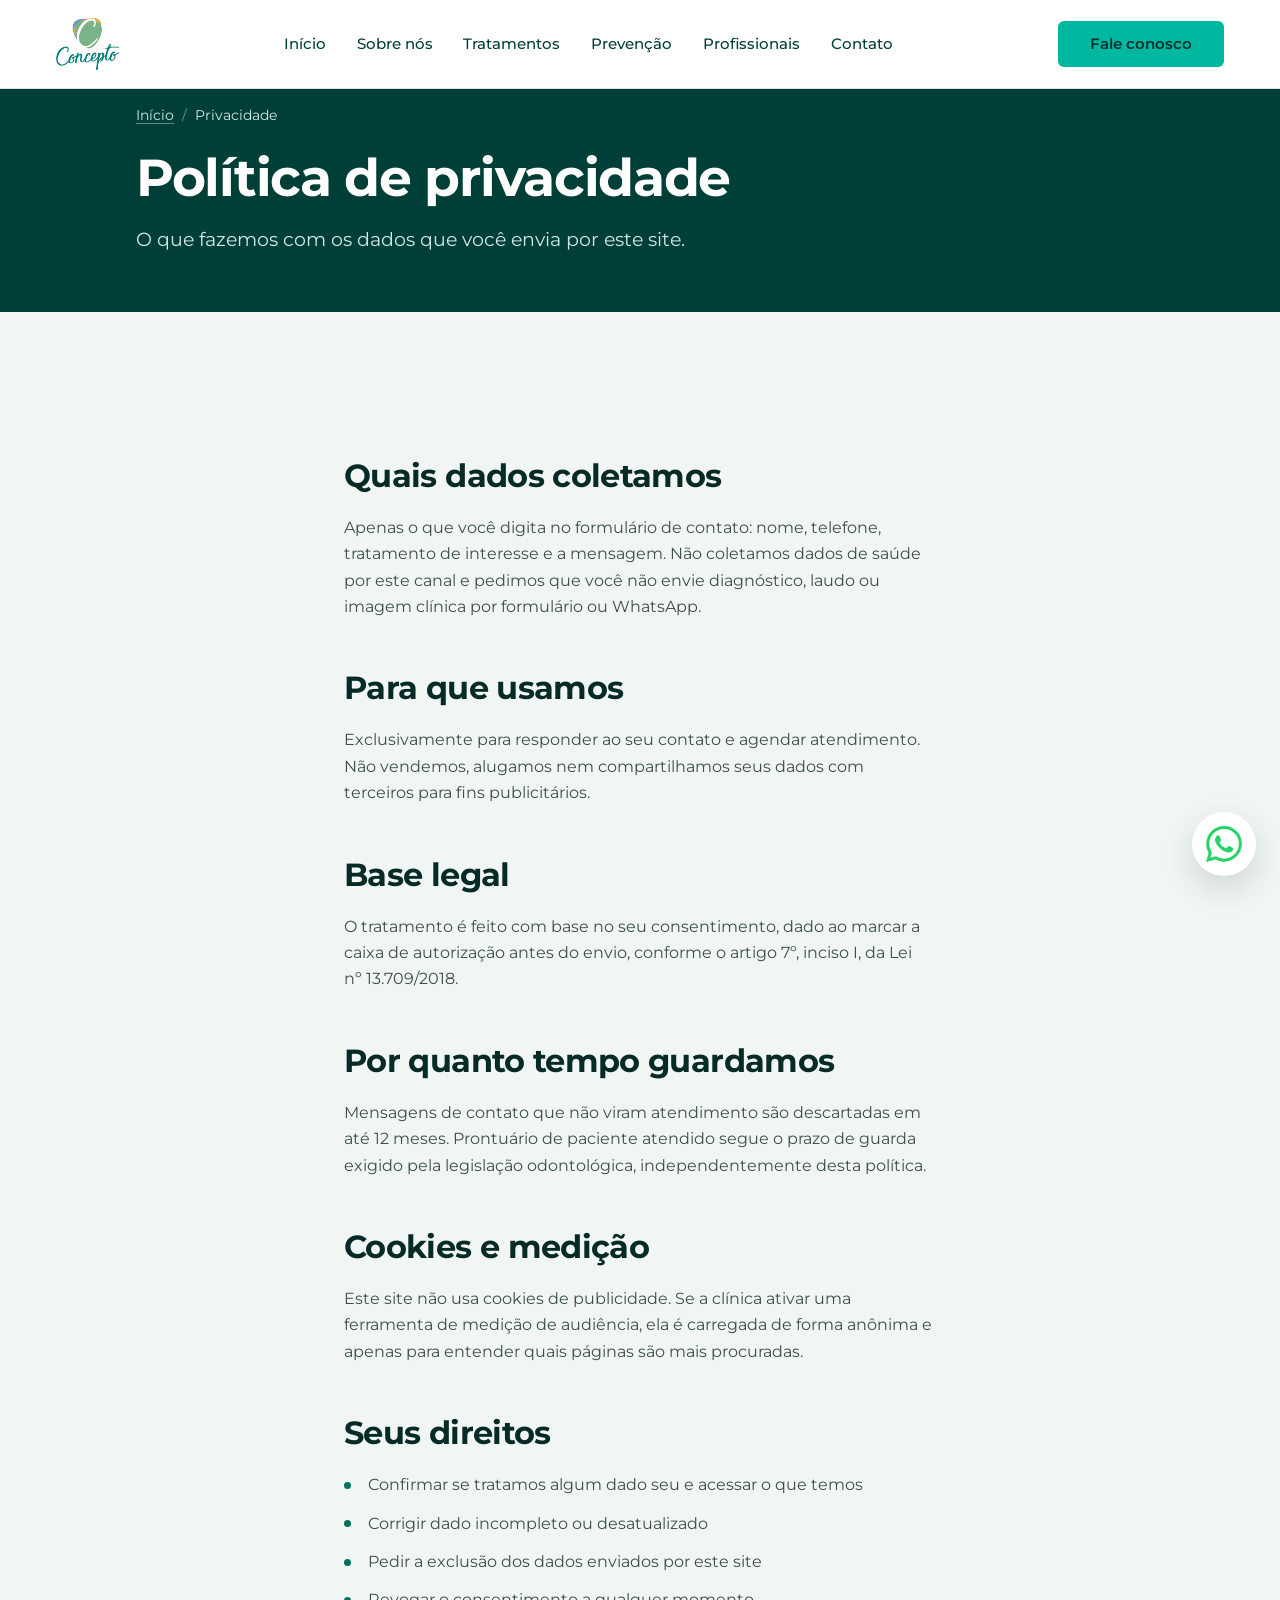
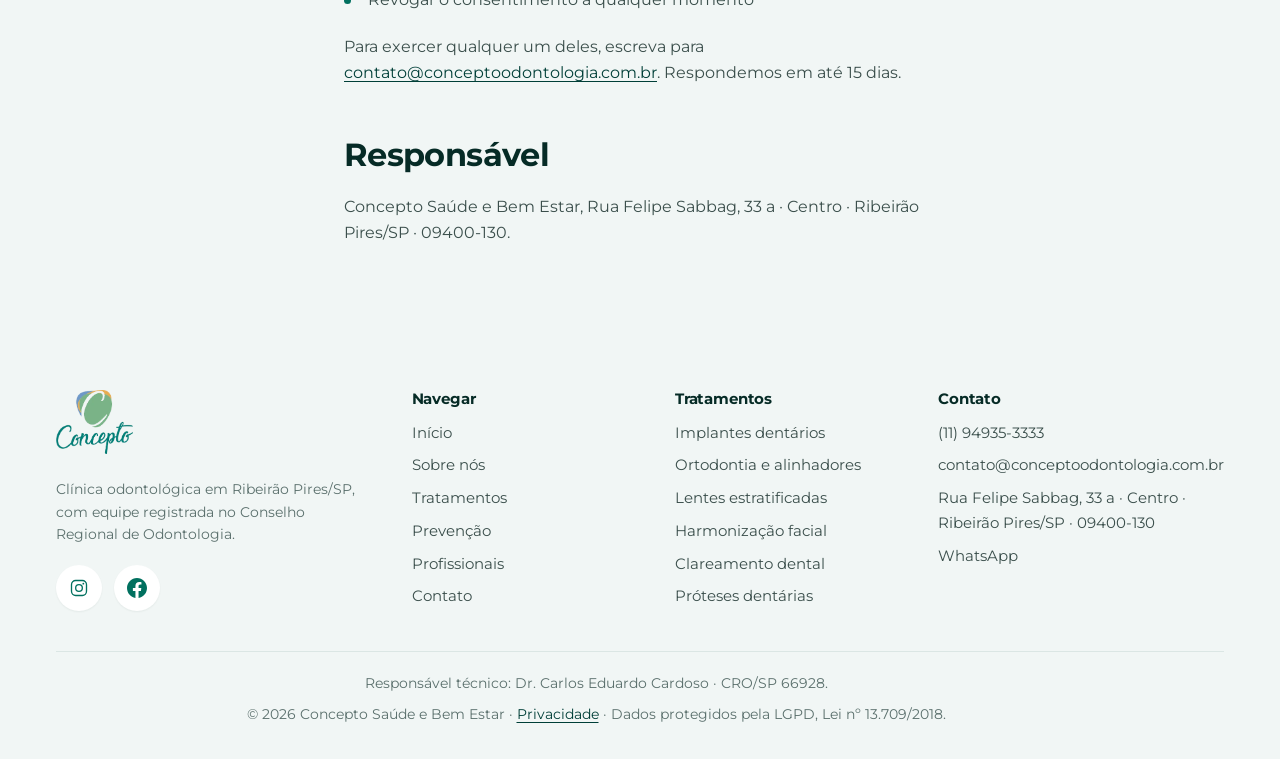
<file: politica-de-privacidade.html>
<!doctype html>
<html lang="pt-BR">
  <head>
    <meta charset="utf-8" />
    <meta name="viewport" content="width=device-width, initial-scale=1, viewport-fit=cover" />

    <title>Política de Privacidade | Concepto Saúde e Bem Estar</title>
    <meta name="description" content="Como a Concepto Saúde e Bem Estar coleta, usa e protege os dados pessoais enviados pelo site, conforme a Lei Geral de Proteção de Dados." />
    <link rel="canonical" href="https://www.conceptoodontologia.com.br/politica-de-privacidade.html" />
    <meta name="robots" content="noindex, follow" />
    <meta name="theme-color" content="#003f38" />

    <meta name="geo.region" content="BR-SP" />
    <meta name="geo.placename" content="São Paulo" />
    <meta name="geo.position" content="-23.55052;-46.633308" />
    <meta name="ICBM" content="-23.55052, -46.633308" />

    <meta property="og:type" content="website" />
    <meta property="og:locale" content="pt_BR" />
    <meta property="og:site_name" content="Concepto Saúde e Bem Estar" />
    <meta property="og:title" content="Política de Privacidade | Concepto Saúde e Bem Estar" />
    <meta property="og:description" content="Como a Concepto Saúde e Bem Estar coleta, usa e protege os dados pessoais enviados pelo site, conforme a Lei Geral de Proteção de Dados." />
    <meta property="og:url" content="https://www.conceptoodontologia.com.br/politica-de-privacidade.html" />
    <meta property="og:image" content="https://www.conceptoodontologia.com.br/assets/img/og-default.jpg" />
    <meta property="og:image:width" content="1200" />
    <meta property="og:image:height" content="630" />
    <meta name="twitter:card" content="summary_large_image" />

    <link rel="icon" href="favicon.svg" type="image/svg+xml" />
    <link rel="apple-touch-icon" href="assets/img/apple-touch-icon.png" />
    <link rel="manifest" href="site.webmanifest" />

    <link rel="preload" href="assets/fonts/montserrat-var.woff2" as="font" type="font/woff2" crossorigin />
    <link rel="preconnect" href="https://images.unsplash.com" crossorigin />

    <link rel="stylesheet" href="assets/css/tokens.css" />
    <link rel="stylesheet" href="assets/css/site.css" />

    <script src="assets/js/config.js" defer></script>
    <script src="assets/js/site.js" defer></script>
  </head>

  <body data-page="privacidade">
    <a class="skip-link" href="#conteudo">Pular para o conteúdo</a>

    <header class="site-header">
      <div class="container container--wide header-inner">
        <a class="brand-mark" href="./index.html">
          <img class="brand-mark__logo" src="./assets/img/logo.webp" width="241" height="200" alt="Concepto Saúde e Bem Estar" />
        </a>

        <nav class="nav-desktop" aria-label="Principal">
          <a href="./index.html" data-secao="topo">Início</a>
          <a href="index.html#sobre" data-secao="sobre">Sobre nós</a>
          <a href="index.html#tratamentos" data-secao="tratamentos">Tratamentos</a>
          <a href="index.html#prevencao" data-secao="prevencao">Prevenção</a>
          <a href="index.html#equipe" data-secao="equipe">Profissionais</a>
          <a href="index.html#contato" data-secao="contato">Contato</a>
        </nav>

        <a href="https://wa.me/5511965882079?text=Ol%C3%A1!%20Vim%20pelo%20site%20e%20gostaria%20de%20agendar%20uma%20avalia%C3%A7%C3%A3o." target="_blank" rel="noopener" class="btn btn--primary header-cta" data-wa="Olá! Vim pelo site e gostaria de agendar uma avaliação.">Fale conosco</a>

        <button class="nav-toggle" type="button" aria-expanded="false" aria-controls="menu">
          <svg viewBox="0 0 24 24" fill="none" stroke="currentColor" stroke-width="1.75" stroke-linecap="round" aria-hidden="true"><path d="M3 6h18M3 12h18M3 18h18" /></svg>
          <span class="visually-hidden">Abrir menu</span>
        </button>
      </div>
    </header>

    <dialog class="nav-drawer" id="menu" aria-label="Menu de navegação">
      <div class="nav-drawer__inner">
        <div class="nav-drawer__top">
          <button class="nav-drawer__close" type="button" data-close aria-label="Fechar menu">
            <svg viewBox="0 0 24 24" fill="none" stroke="currentColor" stroke-width="1.75" stroke-linecap="round" aria-hidden="true"><path d="M6 6l12 12M18 6L6 18" /></svg>
          </button>
        </div>
        <nav aria-label="Navegação do site">
          <ul>
            <li><a href="./index.html" data-secao="topo">Início</a></li>
            <li><a href="index.html#sobre" data-secao="sobre">Sobre nós</a></li>
            <li><a href="index.html#tratamentos" data-secao="tratamentos">Tratamentos</a></li>
            <li><a href="index.html#prevencao" data-secao="prevencao">Prevenção</a></li>
            <li><a href="index.html#equipe" data-secao="equipe">Profissionais</a></li>
            <li><a href="index.html#contato" data-secao="contato">Contato</a></li>
          </ul>
        </nav>
        <div class="nav-drawer__foot">
          <a href="https://wa.me/5511965882079?text=Ol%C3%A1!%20Vim%20pelo%20site%20e%20gostaria%20de%20agendar%20uma%20avalia%C3%A7%C3%A3o." target="_blank" rel="noopener" class="btn btn--primary btn--block" data-wa="Olá! Vim pelo site e gostaria de agendar uma avaliação.">Fale conosco</a>
          <a class="btn btn--ghost btn--block" data-tel href="tel:+5511949353333">
            <span data-bind="telefone">(11) 94935-3333</span>
          </a>
        </div>
      </div>
    </dialog>

    <main id="conteudo">
      <section class="page-head">
        <div class="container">
          <nav class="breadcrumb" aria-label="Trilha de navegação">
            <ol>
            <li><a href="./index.html">Início</a></li>
            <li aria-current="page">Privacidade</li>
            </ol>
          </nav>
          <h1>Política de privacidade</h1>
          <p class="lead">O que fazemos com os dados que você envia por este site.</p>
        </div>
      </section>
      <section class="section">
        <div class="container container--text">
          <div class="prose">
            <!-- TROCAR: revise este texto com o responsável jurídico da clínica
                 antes de publicar. Ele é um ponto de partida, não um parecer. -->
            <h2>Quais dados coletamos</h2>
            <p>
              Apenas o que você digita no formulário de contato: nome, telefone, tratamento de
              interesse e a mensagem. Não coletamos dados de saúde por este canal e pedimos que
              você não envie diagnóstico, laudo ou imagem clínica por formulário ou WhatsApp.
            </p>

            <h2>Para que usamos</h2>
            <p>
              Exclusivamente para responder ao seu contato e agendar atendimento. Não vendemos,
              alugamos nem compartilhamos seus dados com terceiros para fins publicitários.
            </p>

            <h2>Base legal</h2>
            <p>
              O tratamento é feito com base no seu consentimento, dado ao marcar a caixa de
              autorização antes do envio, conforme o artigo 7º, inciso I, da Lei nº 13.709/2018.
            </p>

            <h2>Por quanto tempo guardamos</h2>
            <p>
              Mensagens de contato que não viram atendimento são descartadas em até 12 meses.
              Prontuário de paciente atendido segue o prazo de guarda exigido pela legislação
              odontológica, independentemente desta política.
            </p>

            <h2>Cookies e medição</h2>
            <p>
              Este site não usa cookies de publicidade. Se a clínica ativar uma ferramenta de
              medição de audiência, ela é carregada de forma anônima e apenas para entender
              quais páginas são mais procuradas.
            </p>

            <h2>Seus direitos</h2>
            <ul>
              <li>Confirmar se tratamos algum dado seu e acessar o que temos</li>
              <li>Corrigir dado incompleto ou desatualizado</li>
              <li>Pedir a exclusão dos dados enviados por este site</li>
              <li>Revogar o consentimento a qualquer momento</li>
            </ul>
            <p>
              Para exercer qualquer um deles, escreva para
              <a data-email href="mailto:contato@conceptoodontologia.com.br"><span data-bind="email">contato@conceptoodontologia.com.br</span></a>.
              Respondemos em até 15 dias.
            </p>

            <h2>Responsável</h2>
            <p>
              <span data-bind="nome">Concepto Saúde e Bem Estar</span>,
              <span data-bind="endereco">Rua Felipe Sabbag, 33 a · Centro · Ribeirão Pires/SP · 09400-130</span>.
            </p>
          </div>
        </div>
      </section>

    </main>

    <footer class="site-footer">
      <div class="container container--wide">
        <div class="footer-grid">
          <div class="footer-brand">
            <a class="brand-mark" href="./index.html">
              <img class="brand-mark__logo" src="./assets/img/logo.webp" width="241" height="200" alt="Concepto Saúde e Bem Estar" />
            </a>
            <p class="meta" style="margin-top: var(--sp-4); max-width: 34ch">
              Clínica odontológica em <span data-bind="cidadeUf">Ribeirão Pires/SP</span>,
              com equipe registrada no Conselho Regional de Odontologia.
            </p>
            <div class="icon-circles" style="margin-top: var(--sp-5)">
              <a data-rede="instagram" href="#" aria-label="Instagram da clínica" rel="noopener" target="_blank"><svg viewBox="0 0 24 24" fill="none" stroke="currentColor" stroke-width="1.6" aria-hidden="true"><rect x="3" y="3" width="18" height="18" rx="5"/><circle cx="12" cy="12" r="4"/><circle cx="17.2" cy="6.8" r="1.1" fill="currentColor" stroke="none"/></svg></a>
              <a data-rede="facebook" href="#" aria-label="Facebook da clínica" rel="noopener" target="_blank"><svg viewBox="0 0 24 24" fill="currentColor" aria-hidden="true"><path d="M24 12.073C24 5.405 18.627 0 12 0S0 5.405 0 12.073c0 6.019 4.388 11.01 10.125 11.927v-8.437H7.078v-3.49h3.047V9.43c0-3.007 1.792-4.669 4.533-4.669 1.313 0 2.686.235 2.686.235v2.953H15.83c-1.491 0-1.956.925-1.956 1.874v2.25h3.328l-.532 3.49h-2.796v8.437C19.612 23.083 24 18.092 24 12.073z"/></svg></a>
            </div>
          </div>

          <nav aria-label="Navegação do rodapé">
            <h3>Navegar</h3>
            <ul>
              <li><a href="./index.html">Início</a></li>
              <li><a href="index.html#sobre">Sobre nós</a></li>
              <li><a href="index.html#tratamentos">Tratamentos</a></li>
              <li><a href="index.html#prevencao">Prevenção</a></li>
              <li><a href="index.html#equipe">Profissionais</a></li>
              <li><a href="index.html#contato">Contato</a></li>
            </ul>
          </nav>

          <nav aria-label="Tratamentos no rodapé">
            <h3>Tratamentos</h3>
            <ul>
              <li><a href="index.html#tratamentos">Implantes dentários</a></li>
              <li><a href="index.html#tratamentos">Ortodontia e alinhadores</a></li>
              <li><a href="index.html#tratamentos">Lentes estratificadas</a></li>
              <li><a href="index.html#tratamentos">Harmonização facial</a></li>
              <li><a href="index.html#tratamentos">Clareamento dental</a></li>
              <li><a href="index.html#tratamentos">Próteses dentárias</a></li>
            </ul>
          </nav>

          <div>
            <h3>Contato</h3>
            <ul>
              <li><a data-tel href="tel:+5511949353333"><span data-bind="telefone">(11) 94935-3333</span></a></li>
              <li><a data-email href="mailto:contato@conceptoodontologia.com.br"><span data-bind="email">contato@conceptoodontologia.com.br</span></a></li>
              <li><span data-bind="endereco">Rua Felipe Sabbag, 33 a · Centro · Ribeirão Pires/SP · 09400-130</span></li>
              <li><a href="https://wa.me/5511965882079?text=Ol%C3%A1!%20Vim%20pelo%20site%20e%20gostaria%20de%20agendar%20uma%20avalia%C3%A7%C3%A3o." target="_blank" rel="noopener" data-wa="Olá! Vim pelo site e gostaria de agendar uma avaliação.">WhatsApp</a></li>
            </ul>
          </div>
        </div>

        <div class="footer-bottom">
          <p>
            <!-- Exigido pelo Código de Ética Odontológica: identificação do
                 responsável técnico em toda peça publicitária. -->
            Responsável técnico: <span data-bind="responsavel">Dr. Carlos Eduardo Cardoso · CRO/SP 66928</span>.
          </p>
          <p>
            © <span data-bind="ano">2026</span>
            <span data-bind="nome">Concepto Saúde e Bem Estar</span> ·
            <a href="politica-de-privacidade.html">Privacidade</a> ·
            Dados protegidos pela LGPD, Lei nº 13.709/2018.
          </p>
        </div>
      </div>
    </footer>

    <a href="https://wa.me/5511965882079?text=Ol%C3%A1!%20Vim%20pelo%20site%20e%20gostaria%20de%20agendar%20uma%20avalia%C3%A7%C3%A3o." target="_blank" rel="noopener" class="wa-float" data-wa="Olá! Vim pelo site e gostaria de agendar uma avaliação.">
      <svg viewBox="0 0 24 24" fill="#25D366" aria-hidden="true"><path d="M17.472 14.382c-.297-.149-1.758-.867-2.03-.967-.273-.099-.471-.148-.67.15-.197.297-.767.966-.94 1.164-.173.199-.347.223-.644.075-.297-.15-1.255-.463-2.39-1.475-.883-.788-1.48-1.761-1.653-2.059-.173-.297-.018-.458.13-.606.134-.133.298-.347.446-.52.149-.174.198-.298.298-.497.099-.198.05-.371-.025-.52-.075-.149-.669-1.612-.916-2.207-.242-.579-.487-.5-.669-.51a12.8 12.8 0 0 0-.57-.01c-.198 0-.52.074-.792.372-.272.297-1.04 1.016-1.04 2.479 0 1.462 1.065 2.875 1.213 3.074.149.198 2.096 3.2 5.077 4.487.709.306 1.262.489 1.694.625.712.227 1.36.195 1.872.118.571-.085 1.758-.719 2.006-1.413.248-.694.248-1.289.173-1.413-.074-.124-.272-.198-.57-.347m-5.421 7.403h-.004a9.87 9.87 0 0 1-5.031-1.378l-.361-.214-3.741.982.998-3.648-.235-.374a9.86 9.86 0 0 1-1.51-5.26c.001-5.45 4.436-9.884 9.888-9.884 2.64 0 5.122 1.03 6.988 2.898a9.825 9.825 0 0 1 2.893 6.994c-.003 5.45-4.437 9.884-9.885 9.884m8.413-18.297A11.815 11.815 0 0 0 12.05 0C5.495 0 .16 5.335.157 11.892c0 2.096.547 4.142 1.588 5.945L.057 24l6.305-1.654a11.882 11.882 0 0 0 5.683 1.448h.005c6.554 0 11.89-5.335 11.893-11.893A11.821 11.821 0 0 0 20.465 3.488" /></svg>
      <span>Falar no WhatsApp</span>
    </a>
  </body>
</html>
</file>
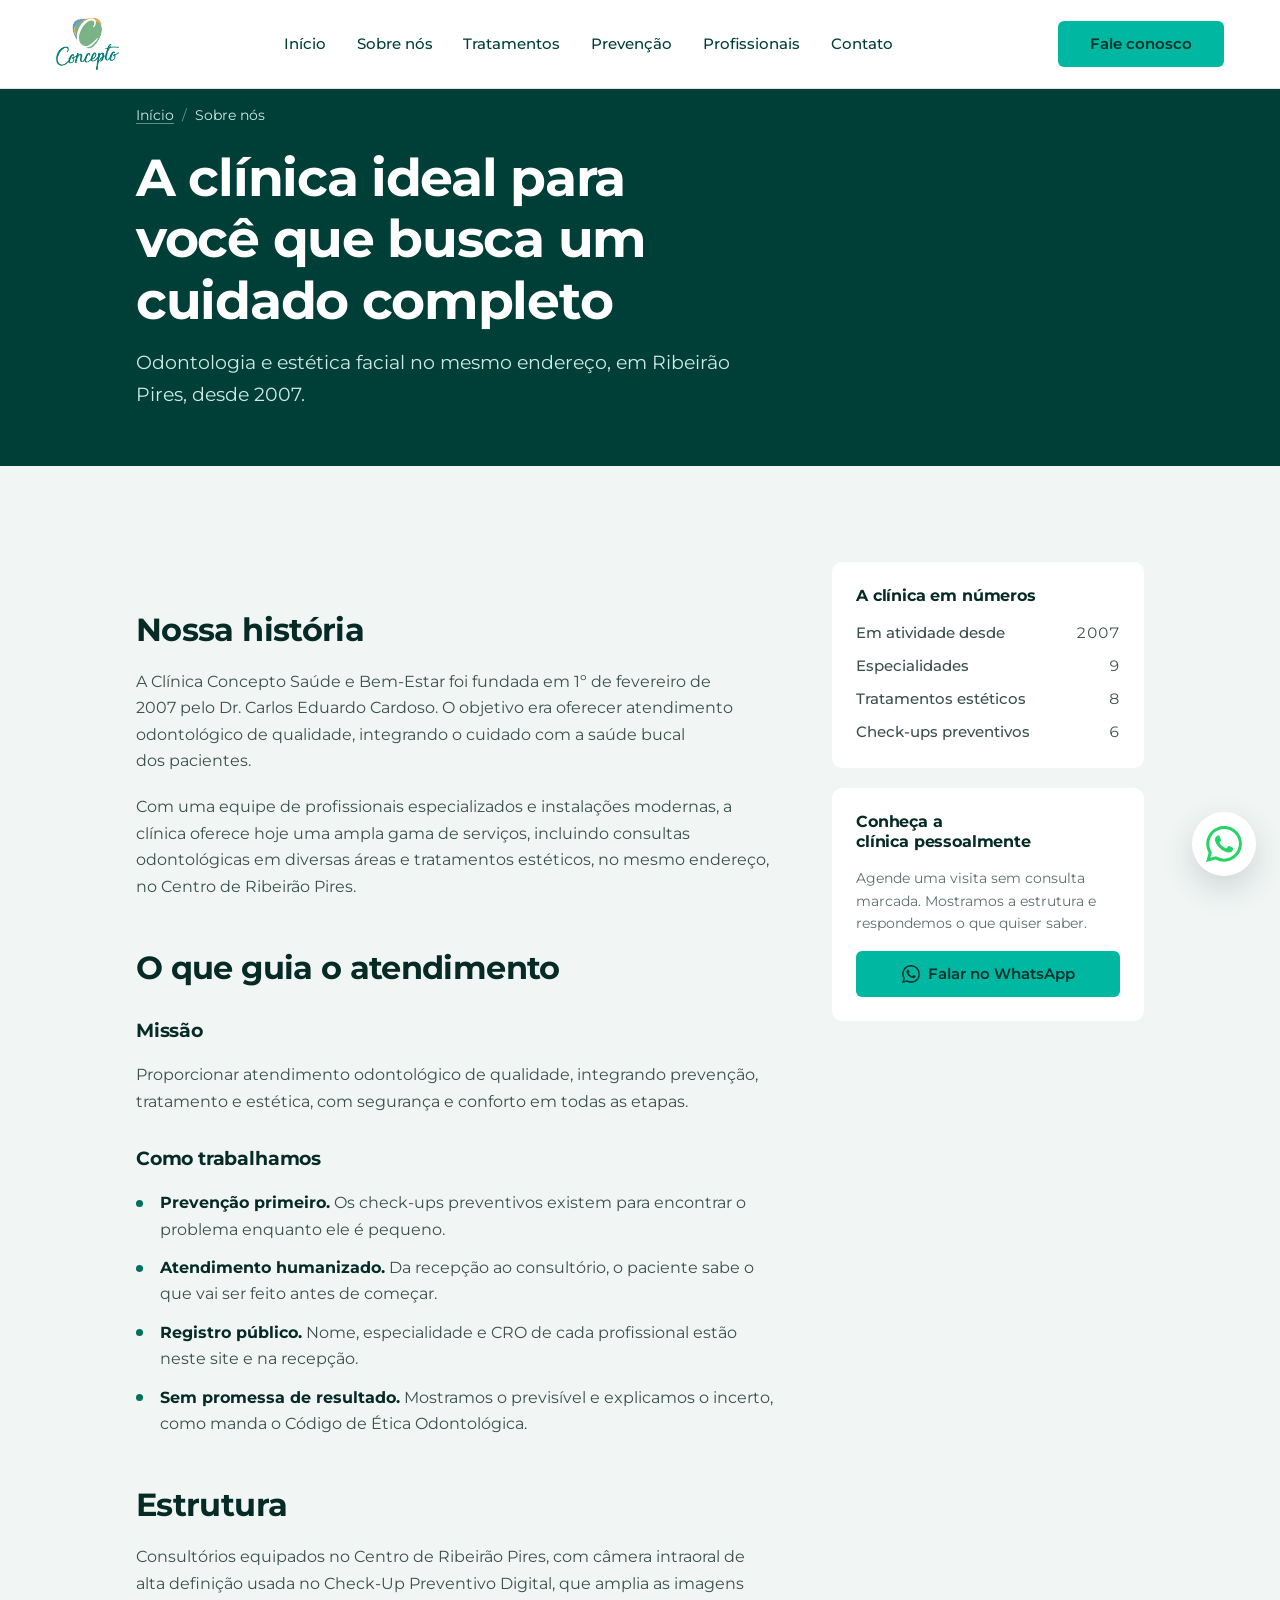
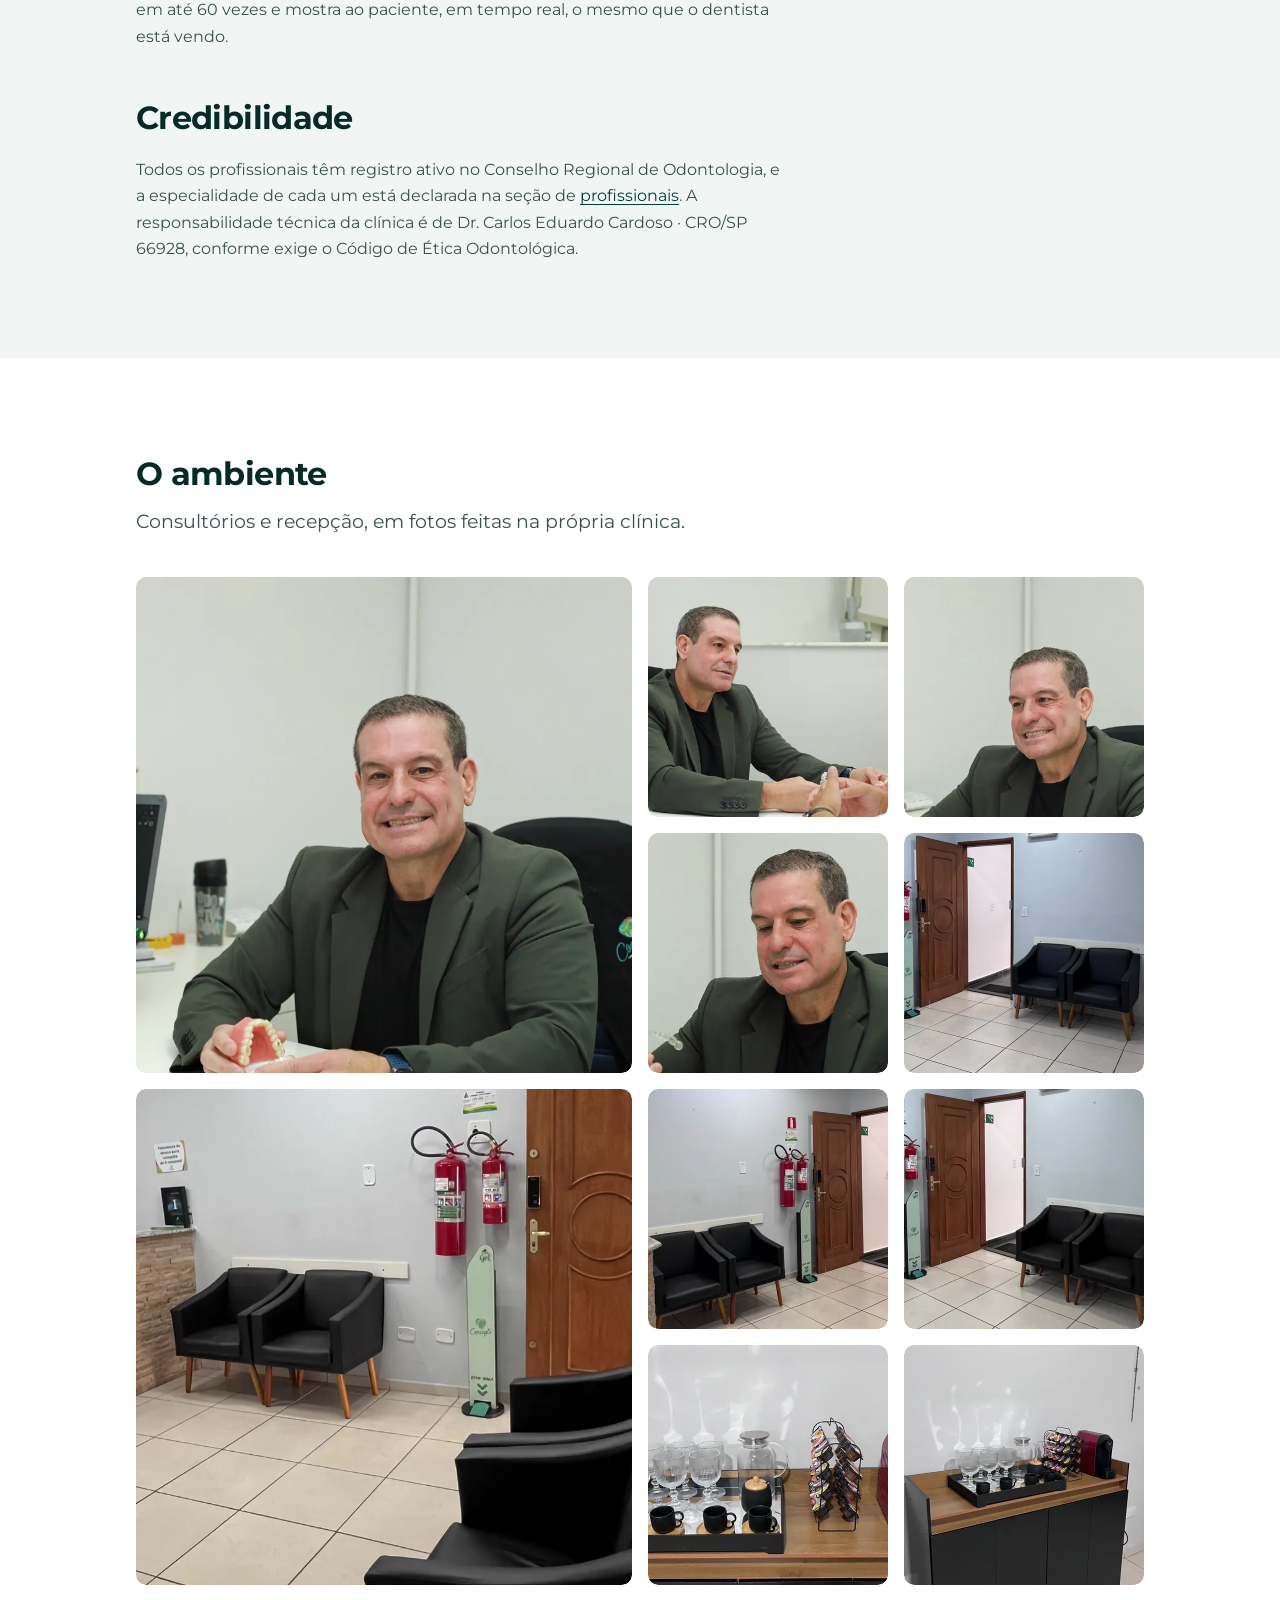
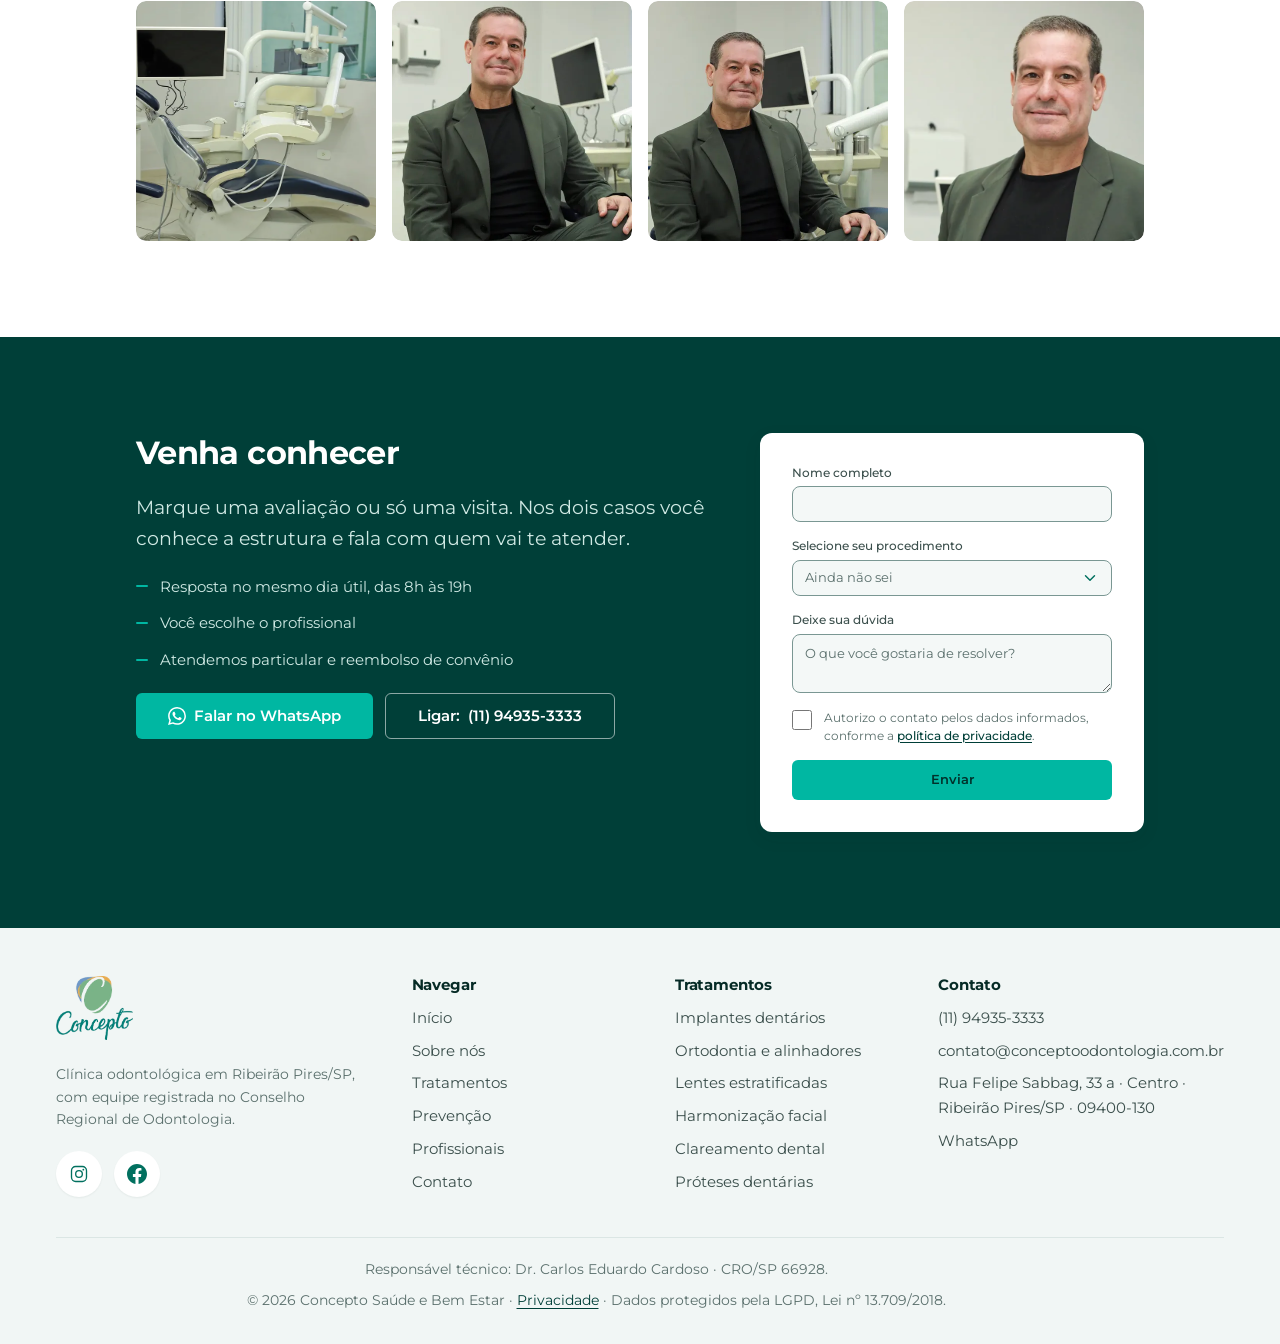
<file: sobre.html>
<!doctype html>
<html lang="pt-BR">
  <head>
    <meta charset="utf-8" />
    <meta name="viewport" content="width=device-width, initial-scale=1, viewport-fit=cover" />

    <title>Sobre a Clínica | Concepto Saúde e Bem Estar</title>
    <meta name="description" content="Conheça a história, a estrutura e a equipe da Concepto Saúde e Bem Estar, clínica odontológica no Centro de Ribeirão Pires desde 2007." />
    <link rel="canonical" href="https://www.conceptoodontologia.com.br/sobre.html" />
    <meta name="robots" content="index, follow, max-image-preview:large, max-snippet:-1, max-video-preview:-1" />
    <meta name="theme-color" content="#003f38" />

    <meta name="geo.region" content="BR-SP" />
    <meta name="geo.placename" content="São Paulo" />
    <meta name="geo.position" content="-23.55052;-46.633308" />
    <meta name="ICBM" content="-23.55052, -46.633308" />

    <meta property="og:type" content="website" />
    <meta property="og:locale" content="pt_BR" />
    <meta property="og:site_name" content="Concepto Saúde e Bem Estar" />
    <meta property="og:title" content="Sobre a Clínica | Concepto Saúde e Bem Estar" />
    <meta property="og:description" content="Conheça a história, a estrutura e a equipe da Concepto Saúde e Bem Estar, clínica odontológica no Centro de Ribeirão Pires desde 2007." />
    <meta property="og:url" content="https://www.conceptoodontologia.com.br/sobre.html" />
    <meta property="og:image" content="https://www.conceptoodontologia.com.br/assets/img/og-default.jpg" />
    <meta property="og:image:width" content="1200" />
    <meta property="og:image:height" content="630" />
    <meta name="twitter:card" content="summary_large_image" />

    <link rel="icon" href="favicon.svg" type="image/svg+xml" />
    <link rel="apple-touch-icon" href="assets/img/apple-touch-icon.png" />
    <link rel="manifest" href="site.webmanifest" />

    <link rel="preload" href="assets/fonts/montserrat-var.woff2" as="font" type="font/woff2" crossorigin />
    <link rel="preconnect" href="https://images.unsplash.com" crossorigin />

    <link rel="stylesheet" href="assets/css/tokens.css" />
    <link rel="stylesheet" href="assets/css/site.css" />

    <script src="assets/js/config.js" defer></script>
    <script src="assets/js/site.js" defer></script>
  </head>

  <body data-page="sobre">
    <a class="skip-link" href="#conteudo">Pular para o conteúdo</a>

    <header class="site-header">
      <div class="container container--wide header-inner">
        <a class="brand-mark" href="./index.html">
          <img class="brand-mark__logo" src="./assets/img/logo.webp" width="241" height="200" alt="Concepto Saúde e Bem Estar" />
        </a>

        <nav class="nav-desktop" aria-label="Principal">
          <a href="./index.html" data-secao="topo">Início</a>
          <a href="index.html#sobre" data-secao="sobre">Sobre nós</a>
          <a href="index.html#tratamentos" data-secao="tratamentos">Tratamentos</a>
          <a href="index.html#prevencao" data-secao="prevencao">Prevenção</a>
          <a href="index.html#equipe" data-secao="equipe">Profissionais</a>
          <a href="index.html#contato" data-secao="contato">Contato</a>
        </nav>

        <a href="https://wa.me/5511965882079?text=Ol%C3%A1!%20Vim%20pelo%20site%20e%20gostaria%20de%20agendar%20uma%20avalia%C3%A7%C3%A3o." target="_blank" rel="noopener" class="btn btn--primary header-cta" data-wa="Olá! Vim pelo site e gostaria de agendar uma avaliação.">Fale conosco</a>

        <button class="nav-toggle" type="button" aria-expanded="false" aria-controls="menu">
          <svg viewBox="0 0 24 24" fill="none" stroke="currentColor" stroke-width="1.75" stroke-linecap="round" aria-hidden="true"><path d="M3 6h18M3 12h18M3 18h18" /></svg>
          <span class="visually-hidden">Abrir menu</span>
        </button>
      </div>
    </header>

    <dialog class="nav-drawer" id="menu" aria-label="Menu de navegação">
      <div class="nav-drawer__inner">
        <div class="nav-drawer__top">
          <button class="nav-drawer__close" type="button" data-close aria-label="Fechar menu">
            <svg viewBox="0 0 24 24" fill="none" stroke="currentColor" stroke-width="1.75" stroke-linecap="round" aria-hidden="true"><path d="M6 6l12 12M18 6L6 18" /></svg>
          </button>
        </div>
        <nav aria-label="Navegação do site">
          <ul>
            <li><a href="./index.html" data-secao="topo">Início</a></li>
            <li><a href="index.html#sobre" data-secao="sobre">Sobre nós</a></li>
            <li><a href="index.html#tratamentos" data-secao="tratamentos">Tratamentos</a></li>
            <li><a href="index.html#prevencao" data-secao="prevencao">Prevenção</a></li>
            <li><a href="index.html#equipe" data-secao="equipe">Profissionais</a></li>
            <li><a href="index.html#contato" data-secao="contato">Contato</a></li>
          </ul>
        </nav>
        <div class="nav-drawer__foot">
          <a href="https://wa.me/5511965882079?text=Ol%C3%A1!%20Vim%20pelo%20site%20e%20gostaria%20de%20agendar%20uma%20avalia%C3%A7%C3%A3o." target="_blank" rel="noopener" class="btn btn--primary btn--block" data-wa="Olá! Vim pelo site e gostaria de agendar uma avaliação.">Fale conosco</a>
          <a class="btn btn--ghost btn--block" data-tel href="tel:+5511949353333">
            <span data-bind="telefone">(11) 94935-3333</span>
          </a>
        </div>
      </div>
    </dialog>

    <main id="conteudo">
      <section class="page-head">
        <div class="container">
          <nav class="breadcrumb" aria-label="Trilha de navegação">
            <ol>
            <li><a href="./index.html">Início</a></li>
            <li aria-current="page">Sobre nós</li>
            </ol>
          </nav>
          <h1>A clínica ideal para você que busca um cuidado completo</h1>
          <p class="lead">Odontologia e estética facial no mesmo endereço, em Ribeirão Pires, desde 2007.</p>
        </div>
      </section>
      <section class="section">
        <div class="container">
          <div class="treatment-body">
            <div class="prose">
              <h2>Nossa história</h2>
              <p>
                A Clínica Concepto Saúde e Bem-Estar foi fundada em 1º de fevereiro de
                <span data-bind="fundacao">2007</span> pelo Dr. Carlos Eduardo Cardoso.
                O objetivo era oferecer atendimento odontológico de qualidade,
                integrando o cuidado com a saúde bucal dos pacientes.
              </p>
              <p>
                Com uma equipe de profissionais especializados e instalações modernas, a
                clínica oferece hoje uma ampla gama de serviços, incluindo consultas
                odontológicas em diversas áreas e tratamentos estéticos, no mesmo endereço,
                no Centro de <span data-bind="cidade">Ribeirão Pires</span>.
              </p>

              <h2>O que guia o atendimento</h2>
              <!-- TROCAR: missão, visão e valores precisam vir da clínica. O texto
                   abaixo foi derivado do que o site anterior dizia e serve só como
                   ponto de partida para a conversa. -->
              <h3>Missão</h3>
              <p>
                Proporcionar atendimento odontológico de qualidade, integrando prevenção,
                tratamento e estética, com segurança e conforto em todas as etapas.
              </p>
              <h3>Como trabalhamos</h3>
              <ul>
                <li><strong>Prevenção primeiro.</strong> Os check-ups preventivos existem para encontrar o problema enquanto ele é pequeno.</li>
                <li><strong>Atendimento humanizado.</strong> Da recepção ao consultório, o paciente sabe o que vai ser feito antes de começar.</li>
                <li><strong>Registro público.</strong> Nome, especialidade e CRO de cada profissional estão neste site e na recepção.</li>
                <li><strong>Sem promessa de resultado.</strong> Mostramos o previsível e explicamos o incerto, como manda o Código de Ética Odontológica.</li>
              </ul>

              <h2>Estrutura</h2>
              <!-- TROCAR: confirme o número de consultórios e a lista de equipamentos
                   com a clínica antes de publicar. -->
              <p>
                Consultórios equipados no Centro de Ribeirão Pires, com câmera intraoral
                de alta definição usada no Check-Up Preventivo Digital, que amplia as
                imagens em até 60 vezes e mostra ao paciente, em tempo real, o mesmo que
                o dentista está vendo.
              </p>

              <h2>Credibilidade</h2>
              <p>
                Todos os profissionais têm registro ativo no Conselho Regional de
                Odontologia, e a especialidade de cada um está declarada na seção de
                <a href="index.html#equipe">profissionais</a>. A responsabilidade técnica
                da clínica é de
                <span data-bind="responsavel">Dr. Carlos Eduardo Cardoso · CRO/SP 66928</span>,
                conforme exige o Código de Ética Odontológica.
              </p>
            </div>

            <aside class="treatment-body__side">
              <div class="aside-card">
                <h3>A clínica em números</h3>
                <dl class="hours">
                  <div><dt>Em atividade desde</dt><dd class="num" data-bind="fundacao">2007</dd></div>
                  <div><dt>Especialidades</dt><dd class="num">9</dd></div>
                  <div><dt>Tratamentos estéticos</dt><dd class="num">8</dd></div>
                  <div><dt>Check-ups preventivos</dt><dd class="num">6</dd></div>
                </dl>
              </div>
              <div class="aside-card">
                <h3>Conheça a clínica pessoalmente</h3>
                <p class="meta">Agende uma visita sem consulta marcada. Mostramos a estrutura e respondemos o que quiser saber.</p>
                <a href="https://wa.me/5511965882079?text=Ol%C3%A1!%20Gostaria%20de%20agendar%20uma%20visita%20para%20conhecer%20a%20cl%C3%ADnica." target="_blank" rel="noopener" class="btn btn--primary btn--block" data-wa="Olá! Gostaria de agendar uma visita para conhecer a clínica.">
                  <svg viewBox="0 0 24 24" fill="currentColor" aria-hidden="true"><path d="M17.472 14.382c-.297-.149-1.758-.867-2.03-.967-.273-.099-.471-.148-.67.15-.197.297-.767.966-.94 1.164-.173.199-.347.223-.644.075-.297-.15-1.255-.463-2.39-1.475-.883-.788-1.48-1.761-1.653-2.059-.173-.297-.018-.458.13-.606.134-.133.298-.347.446-.52.149-.174.198-.298.298-.497.099-.198.05-.371-.025-.52-.075-.149-.669-1.612-.916-2.207-.242-.579-.487-.5-.669-.51a12.8 12.8 0 0 0-.57-.01c-.198 0-.52.074-.792.372-.272.297-1.04 1.016-1.04 2.479 0 1.462 1.065 2.875 1.213 3.074.149.198 2.096 3.2 5.077 4.487.709.306 1.262.489 1.694.625.712.227 1.36.195 1.872.118.571-.085 1.758-.719 2.006-1.413.248-.694.248-1.289.173-1.413-.074-.124-.272-.198-.57-.347m-5.421 7.403h-.004a9.87 9.87 0 0 1-5.031-1.378l-.361-.214-3.741.982.998-3.648-.235-.374a9.86 9.86 0 0 1-1.51-5.26c.001-5.45 4.436-9.884 9.888-9.884 2.64 0 5.122 1.03 6.988 2.898a9.825 9.825 0 0 1 2.893 6.994c-.003 5.45-4.437 9.884-9.885 9.884m8.413-18.297A11.815 11.815 0 0 0 12.05 0C5.495 0 .16 5.335.157 11.892c0 2.096.547 4.142 1.588 5.945L.057 24l6.305-1.654a11.882 11.882 0 0 0 5.683 1.448h.005c6.554 0 11.89-5.335 11.893-11.893A11.821 11.821 0 0 0 20.465 3.488" /></svg>
                  Falar no WhatsApp
                </a>
              </div>
            </aside>
          </div>
        </div>
      </section>

      <section class="section surface" aria-labelledby="ambiente">
        <div class="container">
          <div class="section-head">
            <h2 id="ambiente">O ambiente</h2>
            <p class="lead">Consultórios e recepção, em fotos feitas na própria clínica.</p>
          </div>
          <ul class="gallery">
            <li><img src="./assets/img/galeria-1.webp" width="800" height="800" loading="lazy" decoding="async" alt="Dr. Carlos Eduardo Cardoso sorrindo à mesa, com um modelo de arcada dentária" /></li>
            <li><img src="./assets/img/galeria-2.webp" width="600" height="400" loading="lazy" decoding="async" alt="Dr. Carlos Eduardo Cardoso conversando com um paciente à mesa do consultório" /></li>
            <li><img src="./assets/img/galeria-3.webp" width="600" height="400" loading="lazy" decoding="async" alt="Dr. Carlos Eduardo Cardoso mostrando um modelo de arcada dentária a um paciente" /></li>
            <li><img src="./assets/img/galeria-4.webp" width="600" height="400" loading="lazy" decoding="async" alt="Dr. Carlos Eduardo Cardoso explicando um tratamento à mesa do consultório" /></li>
            <li><img src="./assets/img/jornada-chegada-1.webp" width="480" height="600" loading="lazy" decoding="async" alt="Porta de madeira da recepção aberta, com duas poltronas pretas ao lado" /></li>
            <li class="gallery__destaque"><img src="./assets/img/jornada-espera-1.webp" width="800" height="800" loading="lazy" decoding="async" alt="Sala de espera com poltronas pretas e piso claro" /></li>
            <li><img src="./assets/img/jornada-chegada-2.webp" width="480" height="600" loading="lazy" decoding="async" alt="Recepção com poltronas pretas, extintores sinalizados e porta de madeira" /></li>
            <li><img src="./assets/img/jornada-espera-2.webp" width="480" height="600" loading="lazy" decoding="async" alt="Sala de espera com porta de madeira e poltronas pretas" /></li>
            <li><img src="./assets/img/jornada-cafe-1.webp" width="400" height="400" loading="lazy" decoding="async" alt="Bandeja com taças, jarra de água e xícaras pretas" /></li>
            <li><img src="./assets/img/jornada-cafe-2.webp" width="480" height="600" loading="lazy" decoding="async" alt="Aparador com cafeteira, cápsulas, taças e xícaras na recepção" /></li>
            <li><img src="./assets/img/jornada-consultorio.webp" width="1000" height="625" loading="lazy" decoding="async" alt="Cadeira odontológica azul-marinho com refletor e monitor de apoio" /></li>
            <li><img src="./assets/img/jornada-conversa-1.webp" width="480" height="600" loading="lazy" decoding="async" alt="Dr. Carlos Eduardo Cardoso sentado junto à cadeira odontológica" /></li>
            <li><img src="./assets/img/jornada-conversa-2.webp" width="480" height="600" loading="lazy" decoding="async" alt="Dr. Carlos Eduardo Cardoso no consultório, ao lado do monitor de apoio" /></li>
            <li><img src="./assets/img/jornada-retorno.webp" width="1000" height="625" loading="lazy" decoding="async" alt="Dr. Carlos Eduardo Cardoso de pé no consultório, de blazer verde-oliva" /></li>
          </ul>
        </div>
      </section>

      <section class="section band" id="agendar" aria-labelledby="agendar-titulo">
        <div class="container">
          <div class="convert">
            <div class="convert__aside">
              <h2 id="agendar-titulo">Venha conhecer</h2>
              <p class="lead">Marque uma avaliação ou só uma visita. Nos dois casos você conhece a estrutura e fala com quem vai te atender.</p>
              <ul class="convert__list">
                <li>Resposta no mesmo dia útil, das 8h às 19h</li>
                <li>Você escolhe o profissional</li>
                <li>Atendemos particular e reembolso de convênio</li>
              </ul>
              <div class="btn-row">
                <a href="https://wa.me/5511965882079?text=Ol%C3%A1!%20Vim%20pelo%20site%20e%20gostaria%20de%20agendar%20uma%20avalia%C3%A7%C3%A3o." target="_blank" rel="noopener" class="btn btn--primary" data-wa="Olá! Vim pelo site e gostaria de agendar uma avaliação.">
                  <svg viewBox="0 0 24 24" fill="currentColor" aria-hidden="true"><path d="M17.472 14.382c-.297-.149-1.758-.867-2.03-.967-.273-.099-.471-.148-.67.15-.197.297-.767.966-.94 1.164-.173.199-.347.223-.644.075-.297-.15-1.255-.463-2.39-1.475-.883-.788-1.48-1.761-1.653-2.059-.173-.297-.018-.458.13-.606.134-.133.298-.347.446-.52.149-.174.198-.298.298-.497.099-.198.05-.371-.025-.52-.075-.149-.669-1.612-.916-2.207-.242-.579-.487-.5-.669-.51a12.8 12.8 0 0 0-.57-.01c-.198 0-.52.074-.792.372-.272.297-1.04 1.016-1.04 2.479 0 1.462 1.065 2.875 1.213 3.074.149.198 2.096 3.2 5.077 4.487.709.306 1.262.489 1.694.625.712.227 1.36.195 1.872.118.571-.085 1.758-.719 2.006-1.413.248-.694.248-1.289.173-1.413-.074-.124-.272-.198-.57-.347m-5.421 7.403h-.004a9.87 9.87 0 0 1-5.031-1.378l-.361-.214-3.741.982.998-3.648-.235-.374a9.86 9.86 0 0 1-1.51-5.26c.001-5.45 4.436-9.884 9.888-9.884 2.64 0 5.122 1.03 6.988 2.898a9.825 9.825 0 0 1 2.893 6.994c-.003 5.45-4.437 9.884-9.885 9.884m8.413-18.297A11.815 11.815 0 0 0 12.05 0C5.495 0 .16 5.335.157 11.892c0 2.096.547 4.142 1.588 5.945L.057 24l6.305-1.654a11.882 11.882 0 0 0 5.683 1.448h.005c6.554 0 11.89-5.335 11.893-11.893A11.821 11.821 0 0 0 20.465 3.488" /></svg>
                  Falar no WhatsApp
                </a>
                <a class="btn btn--ghost" data-tel href="tel:+5511949353333">
                  Ligar: <span data-bind="telefone">(11) 94935-3333</span>
                </a>
              </div>
            </div>

              <div class="form-card">

                <form class="form" data-form novalidate aria-label="Formulário de contato">
                  <div class="field">
                    <label for="c-nome">Nome completo</label>
                    <input id="c-nome" name="nome" type="text" autocomplete="name" required />
                    <p class="field__error"><svg viewBox="0 0 24 24" fill="none" stroke="currentColor" stroke-width="1.75" stroke-linecap="round" aria-hidden="true"><circle cx="12" cy="12" r="9" /><path d="M12 8v5M12 16h.01" /></svg><span></span></p>
                  </div>

                  <div class="field">
                    <label for="c-trat">Selecione seu procedimento</label>
                    <select id="c-trat" name="tratamento">
                      <option value="">Ainda não sei</option>
                      <option>Clínica Geral</option>
                      <option>Ortodontia</option>
                      <option>Alinhadores (Invisalign)</option>
                      <option>Implantodontia</option>
                      <option>Periodontia</option>
                      <option>Endodontia</option>
                      <option>Lentes Estratificadas</option>
                      <option>Odontopediatria</option>
                      <option>Próteses Dentárias</option>
                      <option>Clareamento Dental</option>
                      <option>Check-up preventivo</option>
                      <option>Harmonização facial e estética</option>
                      <option>Urgência / dor</option>
                    </select>
                  </div>

                  <div class="field">
                    <label for="c-msg">Deixe sua dúvida</label>
                    <textarea id="c-msg" name="mensagem" rows="2" placeholder="O que você gostaria de resolver?"></textarea>
                    <p class="field__error"><svg viewBox="0 0 24 24" fill="none" stroke="currentColor" stroke-width="1.75" stroke-linecap="round" aria-hidden="true"><circle cx="12" cy="12" r="9" /><path d="M12 8v5M12 16h.01" /></svg><span></span></p>
                  </div>

                  <div class="field field--trap" aria-hidden="true">
                    <label for="c-empresa">Empresa</label>
                    <input id="c-empresa" name="empresa" type="text" tabindex="-1" autocomplete="off" />
                  </div>

                  <div class="form__consent">
                    <input id="c-ok" name="consentimento" type="checkbox" required />
                    <label for="c-ok">
                      Autorizo o contato pelos dados informados, conforme a
                      <a href="politica-de-privacidade.html">política de privacidade</a>.
                    </label>
                  </div>
                  <p class="field__error" style="margin-top: calc(var(--sp-2) * -1)"><svg viewBox="0 0 24 24" fill="none" stroke="currentColor" stroke-width="1.75" stroke-linecap="round" aria-hidden="true"><circle cx="12" cy="12" r="9" /><path d="M12 8v5M12 16h.01" /></svg><span></span></p>

                  <button class="btn btn--primary btn--block" type="submit">Enviar</button>

                  <p class="form__status" role="status" aria-live="polite"></p>
                </form>
              </div>
          </div>
        </div>
      </section>

    </main>

    <footer class="site-footer">
      <div class="container container--wide">
        <div class="footer-grid">
          <div class="footer-brand">
            <a class="brand-mark" href="./index.html">
              <img class="brand-mark__logo" src="./assets/img/logo.webp" width="241" height="200" alt="Concepto Saúde e Bem Estar" />
            </a>
            <p class="meta" style="margin-top: var(--sp-4); max-width: 34ch">
              Clínica odontológica em <span data-bind="cidadeUf">Ribeirão Pires/SP</span>,
              com equipe registrada no Conselho Regional de Odontologia.
            </p>
            <div class="icon-circles" style="margin-top: var(--sp-5)">
              <a data-rede="instagram" href="#" aria-label="Instagram da clínica" rel="noopener" target="_blank"><svg viewBox="0 0 24 24" fill="none" stroke="currentColor" stroke-width="1.6" aria-hidden="true"><rect x="3" y="3" width="18" height="18" rx="5"/><circle cx="12" cy="12" r="4"/><circle cx="17.2" cy="6.8" r="1.1" fill="currentColor" stroke="none"/></svg></a>
              <a data-rede="facebook" href="#" aria-label="Facebook da clínica" rel="noopener" target="_blank"><svg viewBox="0 0 24 24" fill="currentColor" aria-hidden="true"><path d="M24 12.073C24 5.405 18.627 0 12 0S0 5.405 0 12.073c0 6.019 4.388 11.01 10.125 11.927v-8.437H7.078v-3.49h3.047V9.43c0-3.007 1.792-4.669 4.533-4.669 1.313 0 2.686.235 2.686.235v2.953H15.83c-1.491 0-1.956.925-1.956 1.874v2.25h3.328l-.532 3.49h-2.796v8.437C19.612 23.083 24 18.092 24 12.073z"/></svg></a>
            </div>
          </div>

          <nav aria-label="Navegação do rodapé">
            <h3>Navegar</h3>
            <ul>
              <li><a href="./index.html">Início</a></li>
              <li><a href="index.html#sobre">Sobre nós</a></li>
              <li><a href="index.html#tratamentos">Tratamentos</a></li>
              <li><a href="index.html#prevencao">Prevenção</a></li>
              <li><a href="index.html#equipe">Profissionais</a></li>
              <li><a href="index.html#contato">Contato</a></li>
            </ul>
          </nav>

          <nav aria-label="Tratamentos no rodapé">
            <h3>Tratamentos</h3>
            <ul>
              <li><a href="index.html#tratamentos">Implantes dentários</a></li>
              <li><a href="index.html#tratamentos">Ortodontia e alinhadores</a></li>
              <li><a href="index.html#tratamentos">Lentes estratificadas</a></li>
              <li><a href="index.html#tratamentos">Harmonização facial</a></li>
              <li><a href="index.html#tratamentos">Clareamento dental</a></li>
              <li><a href="index.html#tratamentos">Próteses dentárias</a></li>
            </ul>
          </nav>

          <div>
            <h3>Contato</h3>
            <ul>
              <li><a data-tel href="tel:+5511949353333"><span data-bind="telefone">(11) 94935-3333</span></a></li>
              <li><a data-email href="mailto:contato@conceptoodontologia.com.br"><span data-bind="email">contato@conceptoodontologia.com.br</span></a></li>
              <li><span data-bind="endereco">Rua Felipe Sabbag, 33 a · Centro · Ribeirão Pires/SP · 09400-130</span></li>
              <li><a href="https://wa.me/5511965882079?text=Ol%C3%A1!%20Vim%20pelo%20site%20e%20gostaria%20de%20agendar%20uma%20avalia%C3%A7%C3%A3o." target="_blank" rel="noopener" data-wa="Olá! Vim pelo site e gostaria de agendar uma avaliação.">WhatsApp</a></li>
            </ul>
          </div>
        </div>

        <div class="footer-bottom">
          <p>
            <!-- Exigido pelo Código de Ética Odontológica: identificação do
                 responsável técnico em toda peça publicitária. -->
            Responsável técnico: <span data-bind="responsavel">Dr. Carlos Eduardo Cardoso · CRO/SP 66928</span>.
          </p>
          <p>
            © <span data-bind="ano">2026</span>
            <span data-bind="nome">Concepto Saúde e Bem Estar</span> ·
            <a href="politica-de-privacidade.html">Privacidade</a> ·
            Dados protegidos pela LGPD, Lei nº 13.709/2018.
          </p>
        </div>
      </div>
    </footer>

    <a href="https://wa.me/5511965882079?text=Ol%C3%A1!%20Vim%20pelo%20site%20e%20gostaria%20de%20agendar%20uma%20avalia%C3%A7%C3%A3o." target="_blank" rel="noopener" class="wa-float" data-wa="Olá! Vim pelo site e gostaria de agendar uma avaliação.">
      <svg viewBox="0 0 24 24" fill="#25D366" aria-hidden="true"><path d="M17.472 14.382c-.297-.149-1.758-.867-2.03-.967-.273-.099-.471-.148-.67.15-.197.297-.767.966-.94 1.164-.173.199-.347.223-.644.075-.297-.15-1.255-.463-2.39-1.475-.883-.788-1.48-1.761-1.653-2.059-.173-.297-.018-.458.13-.606.134-.133.298-.347.446-.52.149-.174.198-.298.298-.497.099-.198.05-.371-.025-.52-.075-.149-.669-1.612-.916-2.207-.242-.579-.487-.5-.669-.51a12.8 12.8 0 0 0-.57-.01c-.198 0-.52.074-.792.372-.272.297-1.04 1.016-1.04 2.479 0 1.462 1.065 2.875 1.213 3.074.149.198 2.096 3.2 5.077 4.487.709.306 1.262.489 1.694.625.712.227 1.36.195 1.872.118.571-.085 1.758-.719 2.006-1.413.248-.694.248-1.289.173-1.413-.074-.124-.272-.198-.57-.347m-5.421 7.403h-.004a9.87 9.87 0 0 1-5.031-1.378l-.361-.214-3.741.982.998-3.648-.235-.374a9.86 9.86 0 0 1-1.51-5.26c.001-5.45 4.436-9.884 9.888-9.884 2.64 0 5.122 1.03 6.988 2.898a9.825 9.825 0 0 1 2.893 6.994c-.003 5.45-4.437 9.884-9.885 9.884m8.413-18.297A11.815 11.815 0 0 0 12.05 0C5.495 0 .16 5.335.157 11.892c0 2.096.547 4.142 1.588 5.945L.057 24l6.305-1.654a11.882 11.882 0 0 0 5.683 1.448h.005c6.554 0 11.89-5.335 11.893-11.893A11.821 11.821 0 0 0 20.465 3.488" /></svg>
      <span>Falar no WhatsApp</span>
    </a>
  </body>
</html>
</file>
<file: assets/css/tokens.css>
/* ============================================================
   TOKENS, camada de tema
   Este é o ÚNICO arquivo de CSS que você edita para trocar de cliente.
   Nada aqui é seletor de componente: só valores.

   Concepto Saúde e Bem Estar. Paleta extraída do site anterior por
   estilo computado, não amostrada de screenshot:

     #028475  verde-petróleo institucional
     #00b7a2  turquesa de acento
     #005b51  verde escuro de texto
     #e9e9e9  cinza de superfície
     #393939  cinza de corpo
     Montserrat

   Como o template usa a cor institucional ao mesmo tempo como faixa
   escura e como cor de texto, o #028475 puro não serve nos dois papéis:
   como texto ele dá 4,22:1, abaixo do mínimo. Então a família ficou
   assim, e o #028475 continua sendo a cor de maior área do site, no
   véu do hero e nas superfícies de destaque.

   Duas correções em relação ao site anterior, ambas medidas: o turquesa
   como texto no branco dava 2,53:1 e sobre o verde dava 1,82:1. Aqui ele
   só carrega texto sobre faixa escura, onde alcança 4,69:1.
   ============================================================ */

/* ---------- Fonte (auto-hospedada, sem conexão de terceiros) ----------
   Montserrat variável, subset latino: um arquivo de 38 KB cobre os
   quatro pesos. Latin-1 já traz todo o acento do português.           */

@font-face {
  font-family: 'Montserrat';
  font-style: normal;
  font-weight: 400 700;
  font-display: swap;
  src: url('../fonts/montserrat-var.woff2') format('woff2-variations');
  unicode-range: U+0000-00FF, U+0131, U+0152-0153, U+02BB-02BC, U+02C6, U+02DA,
    U+02DC, U+0304, U+0308, U+0329, U+2000-206F, U+20AC, U+2122, U+2191, U+2193,
    U+2212, U+2215, U+FEFF, U+FFFD;
}

:root {
  /* ---------- Cor da marca ---------- */

  --navy-900: #002b26; /* faixas de máxima densidade */
  --navy: #003f38; /* institucional: faixas, texto sobre claro, 10,2:1 */
  --navy-700: #028475; /* o teal da marca: véu do hero e hover de superfície */
  --navy-050: #e0f1ee; /* fundos frios sutis */
  --navy-400: #7fada6; /* pílula inativa das abas: o rótulo --navy dá 4,77:1 */

  --gold: #00b7a2; /* turquesa da marca. SÓ ação: botão e acento */
  --gold-dark: #00a894; /* hover do botão, mantém o texto escuro em 4,77:1 */
  --gold-deep: #01705f; /* o mesmo acento quando vira TEXTO em fundo claro */
  --gold-soft: #dff4f0; /* fundo frio de destaque */

  /* ---------- Superfície e texto ----------
     Fundo puxado para o hue da marca em vez do cinza morto #e9e9e9 do
     site anterior. A diferença é sutil e tira o aspecto encardido. */
  --bg: #f1f6f5;
  --surface: #ffffff;
  --ink: #062b26; /* títulos, 13,9:1 sobre --bg */
  --body: #3b4f4c; /* texto corrido, 8,0:1 */
  --muted: #5b706d; /* secundário e filete de campo, 4,8:1 */
  --line: #dbe6e4;

  /* Campo de formulário. O filete precisa de 3:1 contra o cartão branco
     para valer como fronteira de componente: #7a9793 dá 3,15:1. O
     preenchimento é só para separar o campo do cartão, quem carrega o
     contraste é a borda. */
  --campo-bg: #f4f8f7;
  --campo-linha: #7a9793;

  --on-navy: #ffffff; /* 11,1:1 sobre --navy */
  --on-navy-muted: #cfe9e4; /* 8,7:1 sobre --navy */
  --on-navy-line: rgba(255, 255, 255, 0.18);

  /* Verde bem escuro sobre o turquesa: 5,63:1. Branco daria 2,53:1. */
  --on-gold: #00312b;

  /* ---------- Semânticos ---------- */
  --ok: #1a6f43;
  --warn: #7d5a0d;
  --error: #a81f18;
  --error-bg: #fdeceb;

  /* Verde oficial do WhatsApp. Reconhecimento de marca, não paleta. */
  --whatsapp: #25d366;
  --whatsapp-ink: #0b2e1a;

  /* ---------- Tipografia ----------
     Montserrat é a fonte do site anterior. Peso 700 no display, que é o
     que ela aguenta em tamanho grande sem virar decoração. */
  --font: 'Montserrat', ui-sans-serif, system-ui, -apple-system, 'Segoe UI',
    Roboto, 'Helvetica Neue', Arial, sans-serif;

  --fs-display: clamp(2rem, 1.45rem + 2.6vw, 3.25rem);
  --fs-h2: clamp(1.4375rem, 1.2rem + 1.1vw, 2rem);
  --fs-h3: 1.1875rem;
  --fs-lead: clamp(1.0625rem, 1rem + 0.3vw, 1.1875rem);
  --fs-body: 1rem;
  --fs-ui: 0.9375rem;
  --fs-meta: 0.875rem;

  --lh-tight: 1.18;
  --lh-body: 1.65;

  /* ---------- Espaço ---------- */
  --sp-1: 0.25rem;
  --sp-2: 0.5rem;
  --sp-3: 0.75rem;
  --sp-4: 1rem;
  --sp-5: 1.25rem;
  --sp-6: 1.5rem;
  --sp-8: 2rem;
  --sp-10: 2.5rem;
  --sp-12: 3rem;
  --sp-16: 4rem;
  --sp-24: 6rem;

  --section-y: clamp(3.25rem, 2rem + 6vw, 6rem);
  --section-y-lg: clamp(4.25rem, 2.5rem + 8vw, 8rem);
  --section-y-sm: clamp(2rem, 1.25rem + 3.5vw, 3.5rem);

  --container: 68rem;
  --container-wide: 78rem;
  --container-text: 42rem;
  --gutter: clamp(1.25rem, 5vw, 2.5rem);

  --header-h: 4.5rem;
  --header-h-lg: 5.5rem;

  /* ---------- Forma ----------
     O site anterior misturava 5, 9, 19, 20, 30 e 50px sem regra.
     Aqui é uma escala só, de 4 a 12. */
  --r-xs: 4px;
  --r-sm: 6px;
  --r-md: 8px;
  --r-lg: 10px;
  --r-xl: 12px;
  --r-pill: 999px;
  /* Exceção deliberada à escala: a pílula das abas. */
  --r-tab: 18px;

  --shadow-1: 0 1px 2px rgba(6, 43, 38, 0.06);
  --shadow-2: 0 6px 18px rgba(6, 43, 38, 0.08);
  --shadow-3: 0 12px 32px rgba(6, 43, 38, 0.16);

  /* ---------- Movimento ---------- */
  --ease: cubic-bezier(0.22, 1, 0.36, 1);
  --t-fast: 140ms;
  --t: 220ms;
  --t-slow: 400ms;

  /* ---------- Camadas ---------- */
  --z-base: 0;
  --z-sticky: 100;
  --z-header: 200;
  --z-float: 300;
  --z-backdrop: 400;
  --z-drawer: 500;
  --z-toast: 600;
}
</file>
<file: assets/css/site.css>
/* ============================================================
   SITE, estrutura e componentes.
   Mobile-first sem exceção: o estilo base é a versão de 360px
   e só cresce por @media (min-width: …).
   Não edite este arquivo para trocar de cliente, edite tokens.css.
   ============================================================ */

/* ---------------------------------------------------------
   1. Reset
   --------------------------------------------------------- */

*,
*::before,
*::after {
  box-sizing: border-box;
}

* {
  margin: 0;
}

html {
  -webkit-text-size-adjust: 100%;
  scroll-behavior: smooth;
  scroll-padding-top: 8rem;
}

body {
  min-height: 100svh;
  background: var(--bg);
  color: var(--body);
  font-family: var(--font);
  font-size: var(--fs-body);
  font-weight: 400;
  line-height: var(--lh-body);
  text-rendering: optimizeLegibility;
  -webkit-font-smoothing: antialiased;
  overflow-x: hidden;
}

img,
picture,
svg,
video {
  display: block;
  max-width: 100%;
}

img {
  height: auto;
  background: #e2e2e2;
}

input,
button,
textarea,
select {
  font: inherit;
  color: inherit;
}

button {
  background: none;
  border: 0;
  cursor: pointer;
}

ul,
ol {
  list-style: none;
  padding: 0;
}

/* ---------------------------------------------------------
   2. Tipografia
   --------------------------------------------------------- */

h1,
h2,
h3,
h4 {
  color: var(--ink);
  font-weight: 700;
  line-height: 1.22;
  letter-spacing: -0.015em;
  text-wrap: balance;
}

.display,
h1 {
  font-size: var(--fs-display);
  line-height: var(--lh-tight);
  letter-spacing: -0.025em;
}

h2 {
  font-size: var(--fs-h2);
  letter-spacing: -0.02em;
}

h3 {
  font-size: var(--fs-h3);
  letter-spacing: -0.01em;
}

p {
  text-wrap: pretty;
}

.lead {
  font-size: var(--fs-lead);
  color: var(--body);
  max-width: 46ch;
}

.meta {
  font-size: var(--fs-meta);
  color: var(--muted);
  line-height: 1.6;
}

.num {
  font-variant-numeric: tabular-nums;
}

a {
  color: var(--navy);
  text-decoration-thickness: 1px;
  text-underline-offset: 0.18em;
}

a:hover {
  color: var(--gold-deep);
}

strong {
  font-weight: 700;
  color: var(--ink);
}

.prose {
  max-width: 68ch;
}

.prose > * + * {
  margin-top: var(--sp-5);
}

.prose h2 {
  margin-top: var(--sp-12);
}

.prose h3 {
  margin-top: var(--sp-8);
}

.prose ul {
  display: grid;
  gap: var(--sp-3);
}

.prose ul li {
  position: relative;
  padding-left: var(--sp-6);
}

/* Mesma razão do bloco de tópicos: marca redonda, não traço. */
.prose ul li::before {
  content: '';
  position: absolute;
  left: 0;
  top: 0.6em;
  width: 0.4375rem;
  height: 0.4375rem;
  border-radius: 50%;
  background: var(--gold-deep);
}

/* ---------------------------------------------------------
   3. Layout
   --------------------------------------------------------- */

.container {
  width: 100%;
  max-width: var(--container);
  margin-inline: auto;
  padding-inline: var(--gutter);
}

.container--wide {
  max-width: var(--container-wide);
}

.container--text {
  max-width: var(--container-text);
}

.section {
  padding-block: var(--section-y);
}

.section--lg {
  padding-block: var(--section-y-lg);
}

.section--sm {
  padding-block: var(--section-y-sm);
}

/* Faixa navy: a cor institucional em bloco inteiro. */
.band {
  background: var(--navy);
  color: var(--on-navy-muted);
}

.band--deep {
  background: var(--navy-900);
}

.band h1,
.band h2,
.band h3,
.band strong {
  color: var(--on-navy);
}

.band .lead,
.band .meta {
  color: var(--on-navy-muted);
}

.band a {
  color: var(--on-navy);
}

.surface {
  background: var(--surface);
}

/* Título de seção alinhado à esquerda por padrão. Centralizar toda seção
   deixa a página com um ritmo só; --center é a exceção deliberada. */
.section-head {
  display: grid;
  gap: var(--sp-3);
  max-width: 38rem;
  margin-bottom: var(--sp-10);
}

.section-head .lead {
  max-width: 54ch;
}

.section-head--center {
  max-width: 44rem;
  margin-inline: auto;
  text-align: center;
  justify-items: center;
}

.skip-link {
  position: absolute;
  left: var(--sp-4);
  top: var(--sp-4);
  z-index: var(--z-toast);
  transform: translateY(-200%);
  background: var(--navy);
  color: var(--on-navy);
  padding: var(--sp-3) var(--sp-5);
  border-radius: var(--r-sm);
  font-weight: 600;
  text-decoration: none;
}

.skip-link:focus {
  transform: translateY(0);
}

.visually-hidden {
  position: absolute;
  width: 1px;
  height: 1px;
  padding: 0;
  overflow: hidden;
  clip-path: inset(50%);
  white-space: nowrap;
  border: 0;
}

/* ---------------------------------------------------------
   4. Foco, um só padrão, em todo lugar
   --------------------------------------------------------- */

:focus-visible {
  outline: 3px solid var(--navy);
  outline-offset: 3px;
  border-radius: var(--r-sm);
}

/* Sobre superfície navy o anel vira dourado (6,57:1). Sobre o cinza claro
   ele fica navy, porque o dourado ali só alcança 2,07:1. */
/* Sobre superfície escura o anel é branco: é o que garante 3:1 em
   qualquer paleta, inclusive quando a cor de ação é próxima da
   cor da marca em luminância. */
.band :focus-visible,
.page-head :focus-visible,
.contact :focus-visible,
.proof :focus-visible,
.nav-drawer :focus-visible,
.banner :focus-visible,
.strip :focus-visible,
.person :focus-visible,
.tabs__btn[aria-selected='true']:focus-visible {
  outline-color: var(--on-navy);
}

/* ---------------------------------------------------------
   5. Botões
   --------------------------------------------------------- */

.btn {
  display: inline-flex;
  align-items: center;
  justify-content: center;
  gap: var(--sp-2);
  min-height: 46px;
  padding: var(--sp-3) var(--sp-8);
  border-radius: var(--r-sm);
  font-size: var(--fs-ui);
  font-weight: 500;
  line-height: 1.2;
  text-align: center;
  text-decoration: none;
  transition: background-color var(--t) var(--ease), color var(--t) var(--ease),
    border-color var(--t) var(--ease), transform var(--t-fast) var(--ease);
}

.btn:active {
  transform: translateY(1px);
}

.btn svg {
  flex: none;
  width: 1.125rem;
  height: 1.125rem;
}

/* O botão da casa: pílula dourada. */
.btn--primary {
  background: var(--gold);
  color: var(--on-gold);
  font-weight: 600;
}

.btn--primary:hover {
  background: var(--gold-dark);
  color: var(--on-gold);
}

.btn--navy {
  background: var(--navy);
  color: var(--on-navy);
  font-weight: 600;
}

.btn--navy:hover {
  background: var(--navy-700);
  color: var(--on-navy);
}

.btn--wa {
  background: var(--whatsapp);
  color: var(--whatsapp-ink);
  font-weight: 600;
}

.btn--wa:hover {
  background: #1fb457;
  color: var(--whatsapp-ink);
}

.btn--ghost {
  border: 1px solid var(--navy);
  color: var(--navy);
  background: transparent;
  font-weight: 600;
}

.btn--ghost:hover {
  background: var(--navy);
  color: var(--on-navy);
}

.band .btn--ghost,
.hero .btn--ghost,
.page-head .btn--ghost {
  border-color: rgba(255, 255, 255, 0.55);
  color: var(--on-navy);
}

.band .btn--ghost:hover,
.hero .btn--ghost:hover,
.page-head .btn--ghost:hover {
  background: rgba(255, 255, 255, 0.12);
  color: var(--on-navy);
}

.btn--block {
  width: 100%;
}

.btn-row {
  display: flex;
  flex-wrap: wrap;
  gap: var(--sp-3);
}

.btn-row--center {
  justify-content: center;
}

@media (max-width: 24.9375rem) {
  .btn-row .btn {
    width: 100%;
  }
}

.arrow-link {
  display: inline-flex;
  align-items: center;
  gap: var(--sp-2);
  font-weight: 600;
  font-size: var(--fs-ui);
  text-decoration: none;
  color: var(--navy);
}

.arrow-link svg {
  width: 1rem;
  height: 1rem;
  /* O acento vira texto sobre fundo claro aqui: 5,5:1 em vez de 2,5:1. */
  color: var(--gold-deep);
  transition: transform var(--t) var(--ease);
}

.arrow-link:hover {
  color: var(--gold-deep);
}

.arrow-link:hover svg {
  transform: translateX(3px);
}

/* Ícones em círculo branco, redes sociais e atalhos. */
.icon-circles {
  display: flex;
  gap: var(--sp-3);
}

.icon-circles a {
  display: grid;
  place-items: center;
  width: 46px;
  height: 46px;
  border-radius: var(--r-pill);
  background: var(--surface);
  color: var(--gold-deep);
  box-shadow: var(--shadow-1);
  transition: transform var(--t) var(--ease), background-color var(--t) var(--ease);
}

.icon-circles a:hover {
  transform: translateY(-2px);
  color: var(--navy);
}

.icon-circles svg {
  width: 1.25rem;
  height: 1.25rem;
}

.band .icon-circles a {
  background: transparent;
  border: 1px solid rgba(255, 255, 255, 0.7);
  color: var(--on-navy);
  box-shadow: none;
}

.band .icon-circles a:hover {
  background: rgba(255, 255, 255, 0.12);
  color: var(--on-navy);
}

/* ---------------------------------------------------------
   6. Header, barra flutuante de cantos arredondados
   --------------------------------------------------------- */

.site-header {
  position: fixed;
  inset-inline: 0;
  top: 0;
  z-index: var(--z-header);
  background: var(--surface);
  border-bottom: 1px solid var(--line);
  transition: background-color var(--t) var(--ease), border-color var(--t) var(--ease),
    box-shadow var(--t) var(--ease);
}

/* Na home o cabeçalho flutua sobre a foto do hero até o primeiro scroll. */
.site-header--overlay {
  background: transparent;
  border-bottom-color: transparent;
}

.site-header--overlay .brand-mark,
.site-header--overlay .nav-toggle,
.site-header--overlay .nav-desktop a {
  color: var(--on-navy);
}

/* Sobre a foto do hero o turquesa da logo some: ela fica branca até
   o cabeçalho ganhar fundo. */
.site-header--overlay .brand-mark__logo {
  filter: brightness(0) invert(1);
}

.site-header--overlay .nav-desktop a::after {
  background: var(--on-navy);
}

.site-header.is-stuck {
  background: var(--surface);
  border-bottom-color: var(--line);
  box-shadow: var(--shadow-1);
}

.site-header.is-stuck .brand-mark,
.site-header.is-stuck .nav-toggle,
.site-header.is-stuck .nav-desktop a {
  color: var(--navy);
}

.site-header.is-stuck .brand-mark__logo {
  filter: none;
}

.site-header.is-stuck .nav-desktop a::after {
  background: var(--navy);
}

.header-inner {
  display: flex;
  align-items: center;
  justify-content: space-between;
  gap: var(--sp-4);
  min-height: var(--header-h);
}

@media (min-width: 64rem) {
  .header-inner {
    min-height: var(--header-h-lg);
  }
}

/* Marca: a logo da clínica. */
.brand-mark {
  display: inline-flex;
  align-items: center;
  color: var(--navy);
  text-decoration: none;
}

.brand-mark__logo {
  width: auto;
  height: 2.75rem;
  background: none;
  transition: filter var(--t) var(--ease);
}

@media (min-width: 64rem) {
  .brand-mark__logo {
    height: 3.25rem;
  }
}

.footer-brand .brand-mark__logo {
  height: 4rem;
}

.nav-toggle {
  display: inline-flex;
  align-items: center;
  justify-content: center;
  width: 44px;
  height: 44px;
  color: var(--navy);
}

.nav-toggle svg {
  width: 1.5rem;
  height: 1.5rem;
}

.nav-desktop {
  display: none;
}

.header-cta {
  display: none;
}

@media (min-width: 64rem) {
  .nav-toggle {
    display: none;
  }
  .nav-desktop {
    display: flex;
    align-items: center;
    gap: clamp(1rem, 2.4vw, 2rem);
    margin-inline: auto;
  }
  .nav-desktop a {
    position: relative;
    color: var(--navy);
    font-size: var(--fs-ui);
    font-weight: 500;
    text-decoration: none;
    padding-block: var(--sp-2);
  }
  .nav-desktop a::after {
    content: '';
    position: absolute;
    left: 0;
    right: 0;
    bottom: 0.3rem;
    height: 1px;
    background: var(--navy);
    transform: scaleX(0);
    transform-origin: left;
    transition: transform var(--t) var(--ease);
  }
  /* aria-current="page" é a página; "location" é a seção em que o
     visitante está agora. As duas acendem o sublinhado. */
  .nav-desktop a:hover::after,
  .nav-desktop a[aria-current]::after {
    transform: scaleX(1);
  }
  .header-cta {
    display: inline-flex;
    flex: none;
  }
}

/* Drawer nativo, <dialog>, então foco, Esc e inércia vêm de graça */
.nav-drawer {
  width: min(21rem, 86vw);
  max-width: none;
  height: 100%;
  max-height: none;
  margin: 0 0 0 auto;
  padding: 0;
  border: 0;
  background: var(--navy);
  color: var(--on-navy);
}

.nav-drawer::backdrop {
  background: rgba(0, 43, 38, 0.62);
}

.nav-drawer__inner {
  display: flex;
  flex-direction: column;
  min-height: 100%;
  padding: var(--sp-5) var(--sp-6) calc(var(--sp-6) + env(safe-area-inset-bottom));
}

.nav-drawer__top {
  display: flex;
  align-items: center;
  justify-content: flex-end;
  margin-bottom: var(--sp-8);
}

.nav-drawer__close {
  display: inline-flex;
  align-items: center;
  justify-content: center;
  width: 44px;
  height: 44px;
  margin-inline-end: -0.5rem;
  border-radius: var(--r-sm);
  color: var(--on-navy);
}

.nav-drawer__close svg {
  width: 1.5rem;
  height: 1.5rem;
}

.nav-drawer nav ul {
  display: grid;
}

.nav-drawer nav a {
  display: block;
  padding-block: var(--sp-4);
  border-bottom: 1px solid var(--on-navy-line);
  color: var(--on-navy);
  font-size: 1.125rem;
  font-weight: 500;
  text-decoration: none;
}

.nav-drawer nav a[aria-current] {
  color: var(--gold);
}

.nav-drawer__foot {
  margin-top: auto;
  padding-top: var(--sp-8);
  display: grid;
  gap: var(--sp-3);
}

/* ---------------------------------------------------------
   7. Hero, fotografia sangrando, sem texto por cima
   --------------------------------------------------------- */

.hero {
  position: relative;
  isolation: isolate;
  background: var(--navy);
}

.hero__media img {
  width: 100%;
  height: clamp(30rem, 84svh, 44rem);
  object-fit: cover;
  object-position: center 30%;
}

/* Véu navy: garante contraste do texto sobre qualquer foto que o cliente
   coloque, sem depender da sorte do enquadramento. */
.hero__overlay {
  position: absolute;
  inset: 0;
  display: flex;
  align-items: flex-end;
  padding-bottom: var(--section-y-sm);
  background: linear-gradient(
    to right,
    rgba(0, 58, 51, 0.9) 0%,
    rgba(2, 132, 117, 0.78) 42%,
    rgba(2, 132, 117, 0.3) 100%
  );
}

.hero__text {
  display: grid;
  gap: var(--sp-5);
  justify-items: start;
  max-width: 34rem;
  padding-top: var(--header-h);
}

.hero h1 {
  color: var(--on-navy);
}

.hero__text p {
  color: var(--on-navy-muted);
  font-size: var(--fs-lead);
  max-width: 44ch;
}

@media (min-width: 64rem) {
  .hero__overlay {
    align-items: center;
    padding-bottom: 0;
    background: linear-gradient(
      to right,
      rgba(0, 58, 51, 0.92) 0%,
      rgba(2, 132, 117, 0.72) 46%,
      rgba(2, 132, 117, 0.14) 100%
    );
  }
  .hero__text {
    padding-top: var(--header-h-lg);
  }
}

/* ---------------------------------------------------------
   8. Intro + cartão de formulário sobreposto
   --------------------------------------------------------- */

.intro {
  padding-block: var(--section-y);
}

.intro__grid {
  display: grid;
  gap: var(--sp-8);
}

.intro__text {
  display: grid;
  gap: var(--sp-5);
  justify-items: start;
}

.intro__text h2 {
  max-width: 22ch;
}

.intro__text p {
  max-width: 46ch;
}

.intro__points {
  display: grid;
  gap: var(--sp-3);
  font-size: var(--fs-ui);
}

.intro__points li {
  position: relative;
  padding-left: var(--sp-6);
  color: var(--body);
}

/* Marca redonda, não traço: o filete de 12px por 2px lia como
   travessão na frente de cada item. */
.intro__points li::before {
  content: '';
  position: absolute;
  left: 0;
  top: 0.55em;
  width: 0.4375rem;
  height: 0.4375rem;
  border-radius: 50%;
  background: var(--gold-deep);
}

@media (min-width: 64rem) {
  .intro__grid {
    grid-template-columns: minmax(0, 1fr) 23rem;
    gap: var(--sp-16);
    align-items: start;
  }
  /* O cartão sobe e atravessa a foto do hero, como na referência.
     position + z-index são obrigatórios: .hero é position:relative e, sem
     eles, a foto é pintada por cima do cartão. */
  .intro__card {
    position: relative;
    z-index: 1;
    margin-top: -14rem;
  }
}

/* ---------------------------------------------------------
   Carrossel

   Um componente só serve a faixa de credibilidade e os
   depoimentos. Rolagem nativa com encaixe: sem biblioteca, e o
   dedo continua funcionando mesmo se o JavaScript não carregar.
   As setas são enfeite acessível por cima disso, e somem
   sozinhas quando não há para onde rolar.
   --------------------------------------------------------- */

.carrossel {
  position: relative;
}

.carrossel__trilho {
  display: grid;
  grid-auto-flow: column;
  grid-auto-columns: var(--carrossel-item, 84%);
  gap: var(--sp-4);
  padding-inline: var(--carrossel-pad, 0);
  padding-block: var(--sp-1);
  overflow-x: auto;
  overscroll-behavior-x: contain;
  /* proximity, e não mandatory: com mandatory o navegador reencaixa o
     trilho sozinho quando os cartões entram animados, e a seção abria
     já deslocada, mostrando o segundo item cortado. */
  scroll-snap-type: x proximity;
  scroll-padding-inline: var(--carrossel-pad, 0);
  scrollbar-width: none;
}

.carrossel__trilho::-webkit-scrollbar {
  display: none;
}

.carrossel__trilho > * {
  scroll-snap-align: start;
}

.carrossel__setas {
  display: flex;
  justify-content: center;
  gap: var(--sp-4);
  margin-top: var(--sp-6);
}

.carrossel--parado .carrossel__setas {
  display: none;
}

/* Quando nao ha o que rolar, os itens sobram de um lado so. Centralizar
   resolve o caso de dois profissionais em tres vagas. */
.carrossel--parado .carrossel__trilho {
  justify-content: center;
}

.carrossel__seta {
  display: grid;
  place-items: center;
  width: 44px;
  height: 44px;
  border: 1px solid var(--campo-linha);
  border-radius: var(--r-pill);
  background: var(--surface);
  color: var(--gold-deep);
  transition: color var(--t) var(--ease), border-color var(--t) var(--ease),
    opacity var(--t) var(--ease), transform var(--t) var(--ease);
}

.carrossel__seta:hover {
  border-color: var(--gold-deep);
  transform: scale(1.06);
}

.carrossel__seta svg {
  width: 1.375rem;
  height: 1.375rem;
}

.carrossel__seta:disabled {
  opacity: 0.35;
  cursor: default;
  transform: none;
}

.carrossel__seta:disabled:hover {
  border-color: var(--campo-linha);
  transform: none;
}


/* ---------------------------------------------------------
   9. Faixa de imagens de credibilidade

   No celular a faixa é carrossel e o texto fica visível de
   partida. Sem ponteiro não existe hover, e antes disso a seção
   mostrava quatro fotos e nenhuma informação, sem nada indicando
   que dava para tocar. A revelação por hover volta a partir de
   64rem, onde a faixa é grade de quatro colunas.
   --------------------------------------------------------- */

.strip {
  --carrossel-item: 78%;
  --carrossel-pad: var(--gutter);
}

.strip__item {
  position: relative;
  isolation: isolate;
  overflow: hidden;
  border-radius: var(--r-lg);
}

.strip__item img {
  width: 100%;
  height: clamp(15rem, 46vw, 22.5rem);
  object-fit: cover;
}

.strip__body {
  position: absolute;
  inset: auto 0 0 0;
  display: flex;
  flex-direction: column;
  gap: var(--sp-2);
  padding: var(--sp-10) var(--sp-5) var(--sp-5);
  color: var(--on-navy);
  /* Degradê no pé da foto. Onde o texto assenta o fundo chega a 0,94 de
     opacidade sobre a imagem, o que garante branco acima de 9:1 mesmo em
     foto clara. */
  background: linear-gradient(
    to top,
    rgba(0, 43, 38, 0.94) 0%,
    rgba(0, 43, 38, 0.82) 45%,
    rgba(0, 43, 38, 0) 100%
  );
}

.strip__body h3 {
  color: var(--on-navy);
  font-size: var(--fs-h3);
}

.strip__body p {
  font-size: var(--fs-meta);
  line-height: 1.6;
  color: var(--on-navy);
}

.strip__item:focus-visible {
  outline: 3px solid var(--gold);
  outline-offset: -3px;
}

@media (min-width: 64rem) {
  .strip {
    display: grid;
    grid-auto-flow: row;
    grid-template-columns: repeat(4, minmax(0, 1fr));
    gap: 0;
    padding: 0;
    overflow: visible;
  }
  .strip__item {
    border-radius: 0;
  }
  .strip__body {
    inset: 0;
    justify-content: center;
    gap: var(--sp-3);
    padding: var(--sp-6) var(--sp-5);
    text-align: center;
    background: rgba(0, 43, 38, 0.8);
    -webkit-backdrop-filter: blur(10px);
    backdrop-filter: blur(10px);
    opacity: 0;
    transition: opacity var(--t) var(--ease);
  }
  .strip__body h3,
  .strip__body p {
    opacity: 0;
    transform: translateY(18px);
    transition: opacity var(--t) var(--ease), transform var(--t-slow) var(--ease);
  }
  .strip__body p {
    max-width: 30ch;
    margin-inline: auto;
    transition-delay: 70ms;
  }
  .strip__item:hover .strip__body,
  .strip__item:focus-visible .strip__body,
  .strip__item:focus-within .strip__body,
  .strip__item.is-aberto .strip__body {
    opacity: 1;
  }
  .strip__item:hover .strip__body h3,
  .strip__item:hover .strip__body p,
  .strip__item:focus-within .strip__body h3,
  .strip__item:focus-within .strip__body p,
  .strip__item.is-aberto .strip__body h3,
  .strip__item.is-aberto .strip__body p {
    opacity: 1;
    transform: none;
  }
}

@media (prefers-reduced-motion: reduce) {
  .strip__body,
  .strip__body h3,
  .strip__body p {
    transition: none;
    transform: none;
  }
}


/* ---------------------------------------------------------
   10. Bloco dividido, texto + imagem arredondada
   --------------------------------------------------------- */

.split {
  display: grid;
  gap: var(--sp-8);
  align-items: center;
}

.split__text {
  display: grid;
  gap: var(--sp-5);
  justify-items: start;
}

.split__text p {
  max-width: 52ch;
}

.split__media img {
  width: 100%;
  aspect-ratio: 4 / 5;
  object-fit: cover;
  border-radius: var(--r-lg);
}

@media (min-width: 64rem) {
  .split {
    grid-template-columns: minmax(0, 1fr) minmax(0, 0.85fr);
    gap: var(--sp-16);
  }
  .split--flip .split__media {
    order: -1;
  }
}

/* ---------------------------------------------------------
   11. Abas de tratamento, pílulas + painel branco
   --------------------------------------------------------- */

/* Barra de seleção: setas douradas de cada lado e as pílulas no meio,
   como no outro app. A lista rola na horizontal em vez de quebrar linha. */
.tabs__bar {
  display: grid;
  grid-template-columns: auto minmax(0, 1fr) auto;
  align-items: center;
  gap: var(--sp-2);
}

.tabs__seta {
  display: grid;
  place-items: center;
  width: 40px;
  height: 40px;
  border-radius: var(--r-pill);
  color: var(--gold);
  transition: color var(--t) var(--ease), opacity var(--t) var(--ease),
    transform var(--t) var(--ease);
}

.tabs__seta:hover {
  color: var(--gold-deep);
  transform: scale(1.08);
}

.tabs__seta svg {
  width: 1.75rem;
  height: 1.75rem;
}

/* Some quando não há para onde rolar, o JavaScript põe o atributo. */
.tabs__seta:disabled {
  opacity: 0.3;
  cursor: default;
}

.tabs__seta:disabled:hover {
  color: var(--gold-deep);
  transform: none;
}

.tabs__list {
  display: flex;
  gap: var(--sp-4);
  overflow-x: auto;
  scroll-behavior: smooth;
  scroll-snap-type: x proximity;
  padding-block: var(--sp-2) var(--sp-6);
  scrollbar-width: none;
}

.tabs__list::-webkit-scrollbar {
  display: none;
}

.tabs__list li {
  flex: 0 0 auto;
  scroll-snap-align: center;
}

.tabs__btn {
  position: relative;
  display: inline-flex;
  align-items: center;
  justify-content: center;
  min-height: 56px;
  padding: var(--sp-3) var(--sp-6);
  border-radius: var(--r-tab);
  background: var(--navy-400);
  color: var(--navy);
  font-size: var(--fs-ui);
  font-weight: 500;
  white-space: nowrap;
  transition: background-color var(--t) var(--ease), color var(--t) var(--ease);
}

.tabs__btn:hover {
  background: var(--navy-700);
  color: var(--on-navy);
}

.tabs__btn[aria-selected='true'] {
  background: var(--navy);
  color: var(--on-navy);
  font-weight: 600;
}

/* O filete que desce da pílula ativa até o painel. */
.tabs__btn[aria-selected='true']::after {
  content: '';
  position: absolute;
  top: 100%;
  left: 50%;
  width: 2px;
  height: var(--sp-6);
  background: var(--navy);
}

.tabs__panel {
  /* Travada pelo painel mais alto: a caixa nao muda de tamanho ao
     trocar de tratamento. O valor vem do JavaScript. */
  min-height: var(--painel-h, auto);
  background: var(--surface);
  border-radius: var(--r-xl);
  padding: var(--sp-6) var(--sp-5);
}

.tabs__panel[hidden] {
  display: none;
}

.tabs__inner {
  display: grid;
  gap: var(--sp-8);
  align-items: start;
}

.tabs__inner .prose h3 {
  margin-top: var(--sp-8);
}

.tabs__inner .prose > h3:first-child {
  margin-top: 0;
}

.tabs__side {
  display: grid;
  gap: var(--sp-5);
}

.tabs__side img {
  width: 100%;
  aspect-ratio: 4 / 3;
  object-fit: cover;
  border-radius: var(--r-lg);
}

.tabs__side .aside-card h4 {
  font-size: var(--fs-h3);
}

@media (min-width: 64rem) {
  .tabs__panel {
    padding: var(--sp-12) var(--sp-10);
  }
  .tabs__inner {
    grid-template-columns: minmax(0, 1fr) 19rem;
    gap: var(--sp-12);
  }
  .tabs__side {
    position: sticky;
    top: calc(var(--header-h-lg) + var(--sp-4));
  }
}


/* ---------------------------------------------------------
   12. Banner de largura total
   --------------------------------------------------------- */

.banner {
  position: relative;
  isolation: isolate;
}

.banner img {
  width: 100%;
  height: clamp(20rem, 46vw, 35rem);
  object-fit: cover;
}

.banner__overlay {
  position: absolute;
  inset: 0;
  display: flex;
  align-items: center;
  background: linear-gradient(
    to right,
    rgba(0, 58, 51, 0.9) 0%,
    rgba(2, 132, 117, 0.68) 48%,
    rgba(2, 132, 117, 0.16) 100%
  );
}

.banner__text {
  display: grid;
  gap: var(--sp-6);
  justify-items: start;
  max-width: 30rem;
}

.banner__text h2 {
  color: var(--on-navy);
}

/* ---------------------------------------------------------
   13. Cards de estética
   --------------------------------------------------------- */

/* Check-ups e estética viram carrossel em qualquer largura: são seis
   cartões em cada, e em grade isso empilhava duas fileiras altas. */
.cards {
  --carrossel-item: 84%;
  gap: var(--sp-5);
}

@media (min-width: 48rem) {
  .cards {
    --carrossel-item: 46%;
  }
}

@media (min-width: 64rem) {
  .cards {
    --carrossel-item: 31%;
  }
}

.card {
  display: grid;
  gap: var(--sp-3);
  height: 100%;
  align-content: start;
  padding: var(--sp-6);
  border: 1px solid var(--navy);
  border-radius: var(--r-lg);
  background: transparent;
  color: var(--body);
  text-decoration: none;
  transition: background-color var(--t) var(--ease), color var(--t) var(--ease);
}

/* O símbolo da logo, sem o nome: no tamanho do cartão o "Concepto"
   ficaria ilegível. */
.card__glyph {
  width: auto;
  height: 1.75rem;
  background: none;
}

.card h3 {
  font-size: var(--fs-card);
  transition: color var(--t) var(--ease);
}

.card p {
  font-size: var(--fs-ui);
  color: var(--muted);
  transition: color var(--t) var(--ease);
}

.card:hover,
.card:focus-visible {
  background: var(--navy);
  color: var(--on-navy);
}

.card:hover h3,
.card:focus-visible h3,
.card:hover p,
.card:focus-visible p {
  color: var(--on-navy-muted);
}

/* ---------------------------------------------------------
   14. Equipe, foto e placa navy
   --------------------------------------------------------- */

/* A equipe também é carrossel. Com dois profissionais o trilho não rola
   e as setas somem sozinhas; quando a clínica crescer, rola. */
.people {
  --carrossel-item: 74%;
  gap: var(--sp-5);
}

@media (min-width: 48rem) {
  .people {
    --carrossel-item: 46%;
  }
}

@media (min-width: 64rem) {
  .people {
    --carrossel-item: 31%;
  }
}

/* ---------------------------------------------------------
   Cartão de profissional e o modal de formação

   O cartão inteiro é a área de clique, mas quem recebe o foco é um
   botão só, dentro do <h3>: o ::after esticado cobre o cartão sem
   criar dois alvos de teclado nem aninhar interativo dentro de
   interativo. O conteúdo do modal vem no HTML entregue, então o
   buscador lê a formação e, sem JavaScript, o <dialog> vira um bloco
   comum logo abaixo da seção.
   --------------------------------------------------------- */

.person__abre {
  color: inherit;
  font: inherit;
  text-align: center;
}

.person__abre::after {
  content: '';
  position: absolute;
  inset: 0;
  border-radius: var(--r-lg);
}

.person__abre:focus-visible {
  outline: none;
}

.person:has(.person__abre:focus-visible) {
  outline: 3px solid var(--gold);
  outline-offset: 2px;
}

.person__ver {
  display: inline-flex;
  align-items: center;
  justify-content: center;
  gap: var(--sp-2);
  margin-top: var(--sp-3);
  color: var(--gold);
  font-size: var(--fs-ui);
  font-weight: 600;
}

.person__ver svg {
  width: 1rem;
  height: 1rem;
  transition: transform var(--t) var(--ease);
}

.person:hover .person__ver svg {
  transform: translateX(3px);
}

/* Estado de partida, sem JavaScript: o <dialog> nasce com `open` e é um
   bloco comum abaixo da seção da equipe, com a formação legível. Quando
   o JavaScript confirma que pode, ele fecha e passa a abrir em modal.
   Esconder é papel do script; revelar, nunca. */
.pessoa {
  display: block;
  width: 100%;
  max-width: var(--container);
  margin: var(--sp-6) auto;
  padding: 0;
  border: 0;
  border-radius: var(--r-xl);
  background: var(--surface);
  color: var(--body);
  box-shadow: var(--shadow-2);
}

.pessoa:not([open]) {
  display: none;
}

.pessoa:modal {
  width: min(46rem, calc(100vw - 2 * var(--gutter)));
  max-width: none;
  max-height: calc(100vh - 2 * var(--sp-8));
  margin: auto;
  overflow: auto;
  box-shadow: var(--shadow-3);
}

.pessoa:not(:modal) .pessoa__fechar {
  display: none;
}

.pessoa::backdrop {
  background: rgba(0, 43, 38, 0.62);
}

.pessoa__inner {
  position: relative;
  display: grid;
  gap: var(--sp-6);
  padding: var(--sp-6);
}

.pessoa__fechar {
  position: absolute;
  top: var(--sp-4);
  right: var(--sp-4);
  display: grid;
  place-items: center;
  width: 44px;
  height: 44px;
  border-radius: var(--r-pill);
  background: var(--surface);
  color: var(--ink);
}

.pessoa__fechar svg {
  width: 1.25rem;
  height: 1.25rem;
}

.pessoa__foto {
  width: 100%;
  max-width: 15rem;
  aspect-ratio: 4 / 5;
  object-fit: cover;
  border-radius: var(--r-lg);
}

.pessoa__texto {
  display: grid;
  gap: var(--sp-3);
  align-content: start;
}

.pessoa__texto h2 {
  font-size: var(--fs-h2);
  padding-right: var(--sp-10);
}

.pessoa__texto h3 {
  margin-top: var(--sp-2);
  font-size: var(--fs-h3);
}

.pessoa__texto .person__role {
  color: var(--gold-deep);
  font-weight: 600;
}

.pessoa__texto .person__cro {
  color: var(--muted);
}

.pessoa__formacao {
  display: grid;
  gap: var(--sp-2);
}

.pessoa__formacao li {
  position: relative;
  padding-left: var(--sp-6);
  font-size: var(--fs-ui);
}

.pessoa__formacao li::before {
  content: '';
  position: absolute;
  left: 0;
  top: 0.6em;
  width: 0.4375rem;
  height: 0.4375rem;
  border-radius: 50%;
  background: var(--gold-deep);
}

.pessoa__texto .btn {
  justify-self: start;
  margin-top: var(--sp-3);
}

@media (min-width: 48rem) {
  .pessoa__inner {
    grid-template-columns: 15rem minmax(0, 1fr);
    gap: var(--sp-8);
    padding: var(--sp-8);
  }
}

.person {
  /* Obrigatório: o ::after do botão se estica contra o ancestral
     posicionado mais próximo. Sem isto ele cobria a seção inteira e o
     primeiro cartão engolia o clique dos outros. */
  position: relative;
  display: flex;
  flex-direction: column;
  border-radius: var(--r-lg);
  overflow: hidden;
  background: var(--navy);
}

.person__photo {
  width: 100%;
  aspect-ratio: 4 / 5;
  object-fit: cover;
}

.person__body {
  display: grid;
  gap: var(--sp-1);
  flex: 1;
  align-content: start;
  padding: var(--sp-5) var(--sp-4);
  text-align: center;
}

.person__body h3 {
  color: var(--on-navy);
  font-size: 1.0625rem;
}

.person__role {
  font-size: var(--fs-ui);
  color: var(--on-navy-muted);
}

.person__cro {
  font-size: var(--fs-meta);
  font-variant-numeric: tabular-nums;
  color: var(--gold);
}

.person__bio {
  margin-top: var(--sp-2);
  font-size: var(--fs-meta);
  color: var(--on-navy-muted);
  text-align: left;
}

.person__edu {
  display: grid;
  gap: var(--sp-2);
  margin-top: var(--sp-3);
  padding-top: var(--sp-3);
  border-top: 1px solid var(--on-navy-line);
  font-size: var(--fs-meta);
  color: var(--on-navy-muted);
  text-align: left;
}

.person__body .btn,
.person__body .arrow-link {
  margin-top: var(--sp-4);
  justify-self: center;
}

.person__body .arrow-link,
.person__body .arrow-link svg {
  /* Sobre a placa escura o acento volta ao turquesa cheio. */
  color: var(--gold);
}

/* ---------------------------------------------------------
   15. Faixa de depoimentos
   --------------------------------------------------------- */

.proof {
  background: var(--navy-900);
  color: var(--on-navy-muted);
  padding-block: var(--section-y);
}

.proof .section-head h2 {
  color: var(--on-navy);
}

/* O .lead padrão é --body, pensado para fundo claro: aqui sumia. */
.proof .section-head .lead {
  color: var(--on-navy-muted);
}

.proof .quote {
  background: transparent;
  border: 1px solid var(--on-navy-line);
  padding: var(--sp-6);
}

.proof .quote blockquote {
  color: var(--on-navy);
}

.proof .quote figcaption {
  border-top-color: var(--on-navy-line);
  color: var(--on-navy-muted);
}

.proof .quote__who {
  color: var(--on-navy);
}

/* Sobre a faixa escura o turquesa pode ser texto; o --gold-deep, feito
   para fundo claro, quase não aparecia. */
.proof .quote__initials {
  background: rgba(0, 183, 162, 0.16);
  color: var(--gold);
}

/* ---------------------------------------------------------
   16. Contato, mapa, faixa navy e cartão sobreposto
   --------------------------------------------------------- */

.contact {
  position: relative;
  background: var(--navy);
}

.contact__map {
  position: relative;
  height: clamp(15rem, 38vw, 26rem);
  background: var(--navy-900);
}

.contact__map iframe {
  width: 100%;
  height: 100%;
  border: 0;
  filter: saturate(0.9);
}

.contact__title {
  padding-block: var(--section-y-sm) var(--sp-8);
}

.contact__title h2 {
  color: var(--on-navy);
  max-width: 34ch;
}

.contact__body {
  display: grid;
  gap: var(--sp-8);
  padding-block: var(--section-y);
  color: var(--on-navy-muted);
}

.contact__info {
  display: grid;
  gap: var(--sp-5);
  align-content: start;
}

.contact__info dt {
  font-weight: 700;
  color: var(--on-navy);
  font-size: var(--fs-ui);
}

.contact__info dd {
  margin: 0;
  font-size: var(--fs-ui);
  line-height: 1.6;
}

.contact__info a {
  color: var(--on-navy-muted);
  text-decoration-color: rgba(255, 255, 255, 0.4);
}

.contact__info a:hover {
  color: var(--on-navy);
}

/* Os círculos de rede têm cor própria. Sem isto, a regra genérica de link
   desta coluna (e a do rodapé) pinta o ícone de azul-claro sobre o círculo
   branco: 1,4:1, praticamente invisível. */
.contact__info .icon-circles a,
.footer-grid .icon-circles a {
  color: var(--gold-deep);
}

.contact__info .icon-circles a:hover,
.footer-grid .icon-circles a:hover {
  color: var(--navy);
}

@media (min-width: 64rem) {
  .contact__body {
    grid-template-columns: minmax(0, 1fr) 24rem;
    gap: var(--sp-16);
    align-items: start;
  }
}

/* ---------------------------------------------------------
   17. Formulário
   --------------------------------------------------------- */

.form {
  display: grid;
  gap: var(--sp-4);
}

.form-card {
  background: var(--surface);
  border-radius: var(--r-xl);
  padding: var(--sp-8);
  color: var(--body);
  box-shadow: var(--shadow-2);
}

.form-card__title {
  display: grid;
  gap: var(--sp-1);
  margin-bottom: var(--sp-5);
  text-align: center;
}

.form-card__title p {
  font-size: 0.8125rem;
  line-height: 1.45;
  color: var(--muted);
}

.field {
  display: grid;
  gap: 0.375rem;
}

.field > label {
  font-size: 0.8125rem;
  font-weight: 500;
  /* A entrelinha de corpo (1,65) dava 23px de altura a cada rótulo. Um
     rótulo é uma linha só: 1,3 basta e devolve 5px por campo. */
  line-height: 1.3;
  color: var(--body);
}

.field__hint {
  font-size: var(--fs-meta);
  color: var(--muted);
  font-weight: 400;
}

/* Campos com filete inferior, o estilo da referência. */
.field input,
.field select,
.field textarea {
  width: 100%;
  /* 44px é o piso de alvo de toque. Quem define a altura aqui é o
     padding somado à entrelinha, não o min-height: com 12px em cima e
     embaixo o campo ia a 52px e ficava maior que o próprio botão. */
  min-height: 44px;
  padding: var(--sp-2) var(--sp-4);
  background: var(--campo-bg);
  /* Campo fechado em caixa. Só com o filete embaixo, o campo vazio
     virava um vão de 42px entre o rótulo e a linha: o par não lia como
     uma coisa só. A borda dá 3,15:1 no cartão branco, que é o mínimo
     para fronteira de componente. */
  border: 1px solid var(--campo-linha);
  border-radius: var(--r-md);
  color: var(--ink);
  font-size: 1rem;
  transition: border-color var(--t-fast) var(--ease),
    background-color var(--t-fast) var(--ease), box-shadow var(--t-fast) var(--ease);
}


.field textarea {
  min-height: 3.5rem;
  resize: vertical;
  line-height: 1.6;
}

.field select {
  appearance: none;
  background-image: linear-gradient(45deg, transparent 50%, currentColor 50%),
    linear-gradient(135deg, currentColor 50%, transparent 50%);
  background-position: calc(100% - 18px) 1.2rem, calc(100% - 12px) 1.2rem;
  background-size: 6px 6px, 6px 6px;
  background-repeat: no-repeat;
  padding-right: var(--sp-8);
}

/* ---- Select próprio ----
   O <select> nativo fica no DOM guardando o valor; some da tela e do
   leitor de tela assim que o JavaScript monta a listbox por cima. */
.select {
  position: relative;
}

.select__nativo {
  position: absolute;
  width: 1px;
  height: 1px;
  padding: 0;
  overflow: hidden;
  clip-path: inset(50%);
  border: 0;
}

.select__botao {
  display: flex;
  align-items: center;
  justify-content: space-between;
  gap: var(--sp-3);
  width: 100%;
  min-height: 44px;
  padding: var(--sp-2) var(--sp-4);
  background: var(--campo-bg);
  border: 1px solid var(--campo-linha);
  border-radius: var(--r-md);
  color: var(--ink);
  font-size: 1rem;
  text-align: left;
  transition: border-color var(--t-fast) var(--ease),
    background-color var(--t-fast) var(--ease), box-shadow var(--t-fast) var(--ease);
}

.select__botao:hover {
  border-bottom-color: var(--navy);
}

.select__botao[aria-expanded='true'] {
  border-bottom-color: var(--gold);
  box-shadow: 0 1px 0 0 var(--gold);
}

/* Enquanto nada foi escolhido, o rótulo do valor lê como placeholder. */
.select.is-vazio .select__valor {
  color: var(--muted);
}

.select__valor {
  /* Sem isto, um procedimento de nome comprido quebra em duas linhas e o
     campo cresce, ficando mais alto que os vizinhos. */
  min-width: 0;
  overflow: hidden;
  white-space: nowrap;
  text-overflow: ellipsis;
}

.select__seta {
  flex: none;
  width: 1.125rem;
  height: 1.125rem;
  color: var(--gold-deep);
  transition: transform var(--t) var(--ease);
}

.select__botao[aria-expanded='true'] .select__seta {
  transform: rotate(180deg);
}

.select__lista {
  position: absolute;
  z-index: var(--z-sticky);
  inset-inline: 0;
  top: calc(100% + var(--sp-2));
  max-height: 15rem;
  overflow-y: auto;
  padding: var(--sp-2);
  background: var(--surface);
  border-radius: var(--r-md);
  box-shadow: var(--shadow-3);
  animation: abreLista var(--t-fast) var(--ease) both;
}

.select__lista[hidden] {
  display: none;
}

@keyframes abreLista {
  from {
    opacity: 0;
    transform: translateY(-4px);
  }
  to {
    opacity: 1;
    transform: none;
  }
}

.select__item {
  padding: var(--sp-3) var(--sp-3);
  border-radius: var(--r-sm);
  color: var(--body);
  font-size: var(--fs-ui);
  line-height: 1.4;
  cursor: pointer;
  transition: background-color var(--t-fast) var(--ease), color var(--t-fast) var(--ease);
}

.select__item:hover,
.select__item:focus-visible {
  background: var(--navy-050);
  color: var(--ink);
  outline: none;
}

.select__item[aria-selected='true'] {
  background: var(--navy);
  color: var(--on-navy);
  font-weight: 600;
}

.select__item:focus-visible {
  box-shadow: inset 0 0 0 2px var(--gold);
}

.field input::placeholder,
.field textarea::placeholder {
  color: var(--muted);
}

.field input:focus,
.field select:focus,
.field textarea:focus,
.select__botao:focus-visible,
.select__botao[aria-expanded='true'] {
  outline: none;
  background: var(--surface);
  border-color: var(--gold-deep);
  box-shadow: 0 0 0 3px var(--gold-soft);
}

.field input[aria-invalid='true'],
.field textarea[aria-invalid='true'],
.field select[aria-invalid='true'] {
  border-color: var(--error);
  background: var(--error-bg);
}

.field__error {
  display: none;
  align-items: center;
  gap: var(--sp-2);
  font-size: var(--fs-meta);
  font-weight: 500;
  color: var(--error);
}

.field__error svg {
  flex: none;
  width: 1rem;
  height: 1rem;
}

.field.has-error .field__error,
.field__error.is-shown {
  display: flex;
}

/* Honeypot anti-spam, invisível para gente, presente para robô */
.field--trap {
  position: absolute;
  left: -9999px;
  width: 1px;
  height: 1px;
  overflow: hidden;
}



.form__consent {
  display: grid;
  grid-template-columns: auto minmax(0, 1fr);
  gap: var(--sp-3);
  align-items: start;
  font-size: 0.8125rem;
  line-height: 1.45;
  color: var(--muted);
}

.form__consent input {
  width: 1.25rem;
  height: 1.25rem;
  margin-top: 0.05rem;
  accent-color: var(--navy);
}

/* Compactação no ponteiro fino.

   Os 44px de altura e o corpo de 16px existem por causa do dedo: abaixo
   disso o alvo fica pequeno para toque, e menos de 16px faz o iOS dar
   zoom sozinho ao focar o campo. Onde há ponteiro fino nada disso vale.

   Este bloco precisa vir DEPOIS de `.select__botao`: media query não
   soma especificidade, então declarado antes ele perdia, e o select
   ficava em 16px e 44px enquanto o resto do formulário estava em 14px
   e 38px. Era a diferença que saltava aos olhos no cartão. */
@media (pointer: fine) {
  .field input,
  .field select,
  .field textarea,
  .select__botao,
  .select__valor {
    min-height: 36px;
    padding: var(--sp-1) var(--sp-3);
    font-size: 0.8125rem;
  }
  .select__valor {
    min-height: 0;
    padding: 0;
  }
  .field textarea {
    min-height: 2.75rem;
    padding: var(--sp-2) var(--sp-3);
  }
  .field > label {
    font-size: 0.75rem;
  }
  .form .btn--block {
    min-height: 38px;
    font-size: 0.8125rem;
  }
  .form__consent {
    font-size: 0.75rem;
  }
  .select__item {
    padding: var(--sp-2) var(--sp-3);
    font-size: 0.8125rem;
  }
}

.form-card a,
.band .form-card a,
.contact .form-card a {
  color: var(--navy);
  font-weight: 500;
}

.form-card a:hover {
  color: var(--gold-deep);
}

.form__status {
  display: none;
  gap: var(--sp-3);
  align-items: start;
  padding: var(--sp-4);
  border-radius: var(--r-sm);
  font-size: var(--fs-ui);
}

.form__status[data-state='ok'] {
  display: flex;
  background: var(--gold-soft);
  color: #6b4e12;
}

.form__status[data-state='error'] {
  display: flex;
  background: var(--error-bg);
  color: var(--error);
}

.btn[aria-busy='true'] {
  opacity: 0.75;
  pointer-events: none;
}

/* ---------------------------------------------------------
   18. Páginas internas
   --------------------------------------------------------- */

.page-head {
  background: var(--navy);
  color: var(--on-navy-muted);
  padding-top: calc(var(--header-h) + var(--sp-8));
  padding-bottom: var(--section-y-sm);
}

.page-head h1 {
  color: var(--on-navy);
  max-width: 20ch;
}

.page-head .lead {
  color: var(--on-navy-muted);
  margin-top: var(--sp-4);
}

.breadcrumb {
  margin-bottom: var(--sp-5);
  font-size: var(--fs-meta);
  color: var(--on-navy-muted);
}

.breadcrumb ol {
  display: flex;
  flex-wrap: wrap;
  gap: var(--sp-2);
}

.breadcrumb a {
  color: var(--on-navy-muted);
  text-decoration-color: rgba(255, 255, 255, 0.4);
}

.breadcrumb a:hover {
  color: var(--on-navy);
}

.breadcrumb li:not(:last-child)::after {
  content: '/';
  margin-inline-start: var(--sp-2);
  opacity: 0.5;
}

.treatment-body {
  display: grid;
  gap: var(--sp-10);
}

.treatment-body__media img {
  width: 100%;
  aspect-ratio: 4 / 3;
  object-fit: cover;
  border-radius: var(--r-lg);
}

.aside-card {
  background: var(--surface);
  border-radius: var(--r-lg);
  padding: var(--sp-6);
  display: grid;
  gap: var(--sp-4);
}

.aside-card h3 {
  font-size: var(--fs-card);
}

@media (min-width: 64rem) {
  .treatment-body {
    grid-template-columns: minmax(0, 1.35fr) minmax(0, 0.65fr);
    gap: var(--sp-12);
    align-items: start;
  }
  .treatment-body__side {
    position: sticky;
    top: calc(var(--header-h) + var(--sp-4));
    display: grid;
    gap: var(--sp-5);
  }
}

/* Lista de tratamentos */
.treatment-list {
  display: grid;
  gap: var(--sp-3);
}

.treatment-list a {
  display: grid;
  grid-template-columns: 2rem minmax(0, 1fr) 1.25rem;
  align-items: center;
  gap: var(--sp-4);
  padding: var(--sp-5);
  background: var(--surface);
  border-radius: var(--r-lg);
  color: inherit;
  text-decoration: none;
  transition: background-color var(--t) var(--ease), color var(--t) var(--ease);
}

.treatment-list a:hover {
  background: var(--navy);
  color: var(--on-navy);
}

.treatment-list__n {
  font-size: var(--fs-meta);
  font-weight: 700;
  font-variant-numeric: tabular-nums;
  color: var(--gold-deep);
}

.treatment-list a:hover .treatment-list__n,
.treatment-list a:hover svg {
  /* No hover o fundo vira escuro, entao o acento volta ao turquesa. */
  color: var(--gold);
}

.treatment-list__title {
  display: block;
  font-size: var(--fs-card);
  font-weight: 700;
  color: var(--ink);
}

.treatment-list__desc {
  display: block;
  margin-top: var(--sp-1);
  font-size: var(--fs-ui);
  color: var(--muted);
}

.treatment-list a:hover .treatment-list__title,
.treatment-list a:hover .treatment-list__desc {
  color: var(--on-navy);
}

.treatment-list svg {
  width: 1.125rem;
  height: 1.125rem;
  color: var(--gold-deep);
  transition: transform var(--t) var(--ease);
}

.treatment-list a:hover svg {
  transform: translateX(3px);
}

/* Passo a passo numerado */
.steps {
  display: grid;
  gap: var(--sp-6);
  counter-reset: step;
}

.steps li {
  position: relative;
  padding-left: var(--sp-10);
  counter-increment: step;
}

.steps li::before {
  content: counter(step, decimal-leading-zero);
  position: absolute;
  left: 0;
  top: 0.15em;
  font-size: var(--fs-meta);
  font-weight: 700;
  font-variant-numeric: tabular-nums;
  color: var(--gold);
}

.steps h3,
.steps h4 {
  font-size: 1.0625rem;
  font-weight: 700;
  margin-bottom: var(--sp-1);
}

.steps p {
  font-size: var(--fs-ui);
  color: var(--muted);
  max-width: 56ch;
}

/* FAQ */
.faq {
  display: grid;
  gap: var(--sp-3);
  max-width: 62ch;
}

.faq details {
  background: var(--surface);
  border-radius: var(--r-lg);
  padding-inline: var(--sp-5);
}

.faq summary {
  display: flex;
  align-items: flex-start;
  justify-content: space-between;
  gap: var(--sp-4);
  padding-block: var(--sp-5);
  cursor: pointer;
  list-style: none;
  font-size: 1.0625rem;
  font-weight: 600;
  color: var(--ink);
  line-height: 1.4;
}

.faq summary::-webkit-details-marker {
  display: none;
}

.faq summary::after {
  content: '';
  flex: none;
  width: 0.7rem;
  height: 0.7rem;
  margin-top: 0.45rem;
  border-right: 2px solid var(--gold);
  border-bottom: 2px solid var(--gold);
  transform: rotate(45deg);
  transition: transform var(--t) var(--ease);
}

.faq details[open] summary::after {
  transform: rotate(-135deg);
  margin-top: 0.6rem;
}

.faq details > div {
  padding-bottom: var(--sp-5);
  color: var(--muted);
}

/* Galeria: duas fotos em destaque, a primeira e a que abre a segunda
   metade. Com 14 fotos, é o que fecha a grade sem buraco nas duas
   larguras. */
.gallery {
  display: grid;
  gap: var(--sp-3);
  grid-template-columns: repeat(2, minmax(0, 1fr));
}

.gallery img {
  width: 100%;
  height: 100%;
  aspect-ratio: 1 / 1;
  object-fit: cover;
  object-position: center 30%;
  border-radius: var(--r-lg);
}

.gallery li:first-child,
.gallery li.gallery__destaque {
  grid-column: span 2;
}

.gallery li:first-child img,
.gallery li.gallery__destaque img {
  aspect-ratio: 16 / 10;
}

@media (min-width: 48rem) {
  .gallery {
    grid-template-columns: repeat(4, minmax(0, 1fr));
    gap: var(--sp-4);
  }
  .gallery li:first-child,
  .gallery li.gallery__destaque {
    grid-column: span 2;
    grid-row: span 2;
  }
  .gallery li:first-child img,
  .gallery li.gallery__destaque img {
    aspect-ratio: 1 / 1;
  }
}

/* Depoimentos */
/* Os depoimentos são carrossel em qualquer largura. Com seis avaliações,
   a grade empilhava três fileiras e obrigava a rolar a página inteira
   para ver a última. */
.quotes {
  --carrossel-item: 84%;
  gap: var(--sp-5);
}

@media (min-width: 48rem) {
  .quotes {
    --carrossel-item: 46%;
  }
}

@media (min-width: 64rem) {
  .quotes {
    --carrossel-item: 31%;
  }
}

.quote {
  height: 100%;
  background: var(--surface);
  border-radius: var(--r-lg);
  padding: var(--sp-6);
}

.quote blockquote {
  font-size: 1.0625rem;
  line-height: 1.6;
  color: var(--ink);
}

.quote figcaption {
  display: flex;
  align-items: center;
  gap: var(--sp-3);
  margin-top: var(--sp-5);
  padding-top: var(--sp-4);
  border-top: 1px solid var(--line);
  font-size: var(--fs-meta);
  color: var(--muted);
}

.quote__initials {
  display: grid;
  place-items: center;
  flex: none;
  width: 2.25rem;
  height: 2.25rem;
  border-radius: var(--r-pill);
  background: var(--gold-soft);
  color: #6b4e12;
  font-size: 0.8125rem;
  font-weight: 700;
}

.quote__who {
  color: var(--ink);
  font-weight: 600;
}

/* Lista de argumentos e horários */
.pillars {
  display: grid;
  gap: var(--sp-5);
  /* O 1fr dava a linha inteira ao cartão quando havia um só: uma clínica
     com um profissional exibia a foto dele a mais de mil pixels. O teto na
     coluna mantém o cartão do mesmo tamanho, tendo um ou seis.
     Aqui o teto é 20rem, e não 22rem, porque a Concepto tem seis check-ups
     e seis cartões de estética: com 22rem o auto-fit só cabia duas colunas
     e sobrava um vão morto à direita. Com 20rem fecha em três. */
  grid-template-columns: repeat(auto-fit, minmax(15rem, 20rem));
  justify-content: center;
}

.pillars > li {
  padding: var(--sp-6);
  border-radius: var(--r-lg);
  background: rgba(255, 255, 255, 0.07);
}

.pillars h3 {
  font-size: var(--fs-card);
  color: var(--on-navy);
  margin-bottom: var(--sp-2);
}

.pillars p {
  font-size: var(--fs-ui);
  color: var(--on-navy-muted);
}

.hours {
  display: grid;
  gap: var(--sp-2);
  font-variant-numeric: tabular-nums;
}

.hours div {
  display: flex;
  justify-content: space-between;
  gap: var(--sp-6);
  max-width: 22rem;
  font-size: var(--fs-ui);
}

.hours dt {
  margin: 0;
  font-weight: 500;
}

.contact-grid {
  display: grid;
  gap: var(--sp-8);
}

.contact-list {
  display: grid;
  gap: var(--sp-5);
}

.contact-list dt {
  font-size: var(--fs-meta);
  font-weight: 700;
  color: var(--muted);
  margin-bottom: var(--sp-1);
}

.contact-list dd {
  margin: 0;
  font-size: 1rem;
  color: var(--ink);
  line-height: 1.6;
}

.map {
  position: relative;
  aspect-ratio: 4 / 3;
  border-radius: var(--r-lg);
  overflow: hidden;
  background: var(--surface);
}

.map iframe {
  position: absolute;
  inset: 0;
  width: 100%;
  height: 100%;
  border: 0;
}

@media (min-width: 64rem) {
  .contact-grid {
    grid-template-columns: minmax(0, 0.9fr) minmax(0, 1.1fr);
    gap: var(--sp-12);
    align-items: start;
  }
}

.convert {
  display: grid;
  gap: var(--sp-8);
}

.convert__aside {
  display: grid;
  gap: var(--sp-5);
  align-content: start;
}

.convert__list {
  display: grid;
  gap: var(--sp-3);
  font-size: var(--fs-ui);
}

.convert__list li {
  position: relative;
  padding-left: var(--sp-6);
  color: var(--on-navy-muted);
}

.convert__list li::before {
  content: '';
  position: absolute;
  left: 0;
  top: 0.72em;
  width: 0.75rem;
  height: 2px;
  border-radius: 2px;
  background: var(--gold);
}

@media (min-width: 64rem) {
  .convert {
    grid-template-columns: minmax(0, 1fr) 24rem;
    gap: var(--sp-12);
    align-items: start;
  }
}

/* ---------------------------------------------------------
   19. Rodapé
   --------------------------------------------------------- */

.site-footer {
  background: var(--bg);
  padding-block: var(--sp-12) var(--sp-8);
  font-size: var(--fs-ui);
}

.footer-grid {
  display: grid;
  gap: var(--sp-8);
  text-align: center;
  justify-items: center;
}

.footer-grid h3 {
  font-size: var(--fs-ui);
  margin-bottom: var(--sp-3);
}

.footer-grid ul {
  display: grid;
  gap: var(--sp-2);
}

.footer-grid a {
  color: var(--body);
  text-decoration: none;
}

.footer-grid a:hover {
  color: var(--gold-deep);
  text-decoration: underline;
}

.footer-bottom {
  display: grid;
  gap: var(--sp-2);
  margin-top: var(--sp-10);
  padding-top: var(--sp-5);
  border-top: 1px solid var(--line);
  font-size: var(--fs-meta);
  color: var(--muted);
  text-align: center;
}

/* O botao flutuante fica no canto inferior direito. No celular o rodape e
   centralizado e ocupa a largura toda, entao so sai de baixo dele com
   respiro; no desktop basta afastar a coluna da direita. */
@media (max-width: 47.9375rem) {
  .footer-bottom {
    padding-bottom: calc(4.5rem + env(safe-area-inset-bottom));
  }
}

@media (min-width: 48rem) {
  .footer-bottom {
    padding-inline-end: 5.5rem;
  }
}

@media (min-width: 48rem) {
  .footer-grid {
    grid-template-columns: repeat(2, minmax(0, 1fr));
    text-align: left;
    justify-items: start;
  }
}

@media (min-width: 64rem) {
  .footer-grid {
    grid-template-columns: 1.4fr 1fr 1fr 1.2fr;
  }
}

/* ---------------------------------------------------------
   20. Contato fixo
   --------------------------------------------------------- */

/* Botão flutuante do WhatsApp, o mesmo em toda largura de tela.
   Substituiu a barra fixa que ocupava a base inteira no celular. */
.wa-float {
  position: fixed;
  right: var(--sp-5);
  bottom: calc(var(--sp-5) + env(safe-area-inset-bottom));
  z-index: var(--z-float);
  display: grid;
  place-items: center;
  width: 60px;
  height: 60px;
  border-radius: var(--r-pill);
  background: var(--surface);
  color: var(--whatsapp-ink);
  text-decoration: none;
  box-shadow: var(--shadow-3);
  transition: transform var(--t) var(--ease);
}

.wa-float:hover {
  color: var(--whatsapp-ink);
  transform: translateY(-2px);
}

.wa-float svg {
  width: 2.125rem;
  height: 2.125rem;
}

/* O rótulo existe para o leitor de tela; na tela quem fala é o ícone. */
.wa-float span {
  position: absolute;
  width: 1px;
  height: 1px;
  overflow: hidden;
  clip-path: inset(50%);
  white-space: nowrap;
}

@media (min-width: 48rem) {
  .wa-float {
    right: var(--sp-6);
    bottom: var(--sp-6);
    width: 64px;
    height: 64px;
  }
  .wa-float svg {
    width: 2.25rem;
    height: 2.25rem;
  }
}


/* ---------------------------------------------------------
   21. Movimento
   --------------------------------------------------------- */

/* Entrada do hero, no load. Não depende de scroll nem de observer. */
@media (prefers-reduced-motion: no-preference) {
  .reveal > * {
    animation: sobe var(--t-slow) var(--ease) both;
  }
  .reveal > *:nth-child(2) {
    animation-delay: 90ms;
  }
  .reveal > *:nth-child(3) {
    animation-delay: 180ms;
  }
  .reveal > *:nth-child(4) {
    animation-delay: 270ms;
  }
}

@keyframes sobe {
  from {
    opacity: 0;
    transform: translateY(16px);
  }
  to {
    opacity: 1;
    transform: none;
  }
}

/* Revelação no scroll.
   O seletor exige data-anim="on" no <html>, que só o JavaScript coloca
   depois de confirmar que dá para animar. Sem isso nada fica escondido. */
html[data-anim='on'] [data-reveal] {
  opacity: 0;
  transform: translateY(18px);
}

html[data-anim='on'] [data-reveal].is-in {
  opacity: 1;
  transform: none;
  transition: opacity var(--t-slow) var(--ease), transform var(--t-slow) var(--ease);
  transition-delay: calc(var(--i, 0) * 70ms);
}

/* Painel de tratamento entra com um leve crossfade a cada troca de aba. */
@media (prefers-reduced-motion: no-preference) {
  .tabs__panel {
    animation: painel var(--t) var(--ease) both;
  }
}

@keyframes painel {
  from {
    opacity: 0;
    transform: translateY(8px);
  }
  to {
    opacity: 1;
    transform: none;
  }
}

/* Acordeão do FAQ com abertura suave onde o navegador já suporta.
   Onde não suporta, abre instantâneo, como sempre fez. */
@supports (interpolate-size: allow-keywords) {
  html {
    interpolate-size: allow-keywords;
  }
  @media (prefers-reduced-motion: no-preference) {
    .faq details::details-content {
      block-size: 0;
      overflow: clip;
      transition: block-size var(--t) var(--ease), content-visibility var(--t) allow-discrete;
    }
    .faq details[open]::details-content {
      block-size: auto;
    }
  }
}

/* Micro-resposta ao ponteiro. Só transform e opacity. */
.btn--primary:hover,
.btn--navy:hover,
.btn--wa:hover {
  transform: translateY(-1px);
}

.card {
  transition: background-color var(--t) var(--ease), color var(--t) var(--ease),
    transform var(--t) var(--ease), border-color var(--t) var(--ease);
}

.card:hover,
.card:focus-visible {
  transform: translateY(-3px);
}

.split__media,
.person__photo,
.treatment-body__media,
.gallery li {
  overflow: hidden;
  border-radius: var(--r-lg);
}

.split__media img,
.person__photo,
.gallery img {
  transition: transform var(--t-slow) var(--ease);
}

.split__media:hover img,
.person:hover .person__photo,
.gallery li:hover img {
  transform: scale(1.03);
}

.icon-circles a:hover {
  transform: translateY(-2px);
}

.wa-float {
  animation: flutua var(--t-slow) var(--ease) 400ms both;
}

@keyframes flutua {
  from {
    opacity: 0;
    transform: scale(0.85);
  }
  to {
    opacity: 1;
    transform: none;
  }
}

/* Chave geral. Nada de movimento, e nada escondido. */
@media (prefers-reduced-motion: reduce) {
  html {
    scroll-behavior: auto;
  }
  *,
  *::before,
  *::after {
    animation-duration: 0.01ms !important;
    animation-iteration-count: 1 !important;
    transition-duration: 0.01ms !important;
    scroll-behavior: auto !important;
  }
  html[data-anim='on'] [data-reveal] {
    opacity: 1;
    transform: none;
  }
}

/* ---------------------------------------------------------
   22. Impressão
   --------------------------------------------------------- */

@media print {
  .site-header,
  .wa-float,
  .map,
  .contact__map,
  .form {
    display: none !important;
  }
  body {
    padding-bottom: 0;
    color: #000;
    background: #fff;
  }
}
</file>
